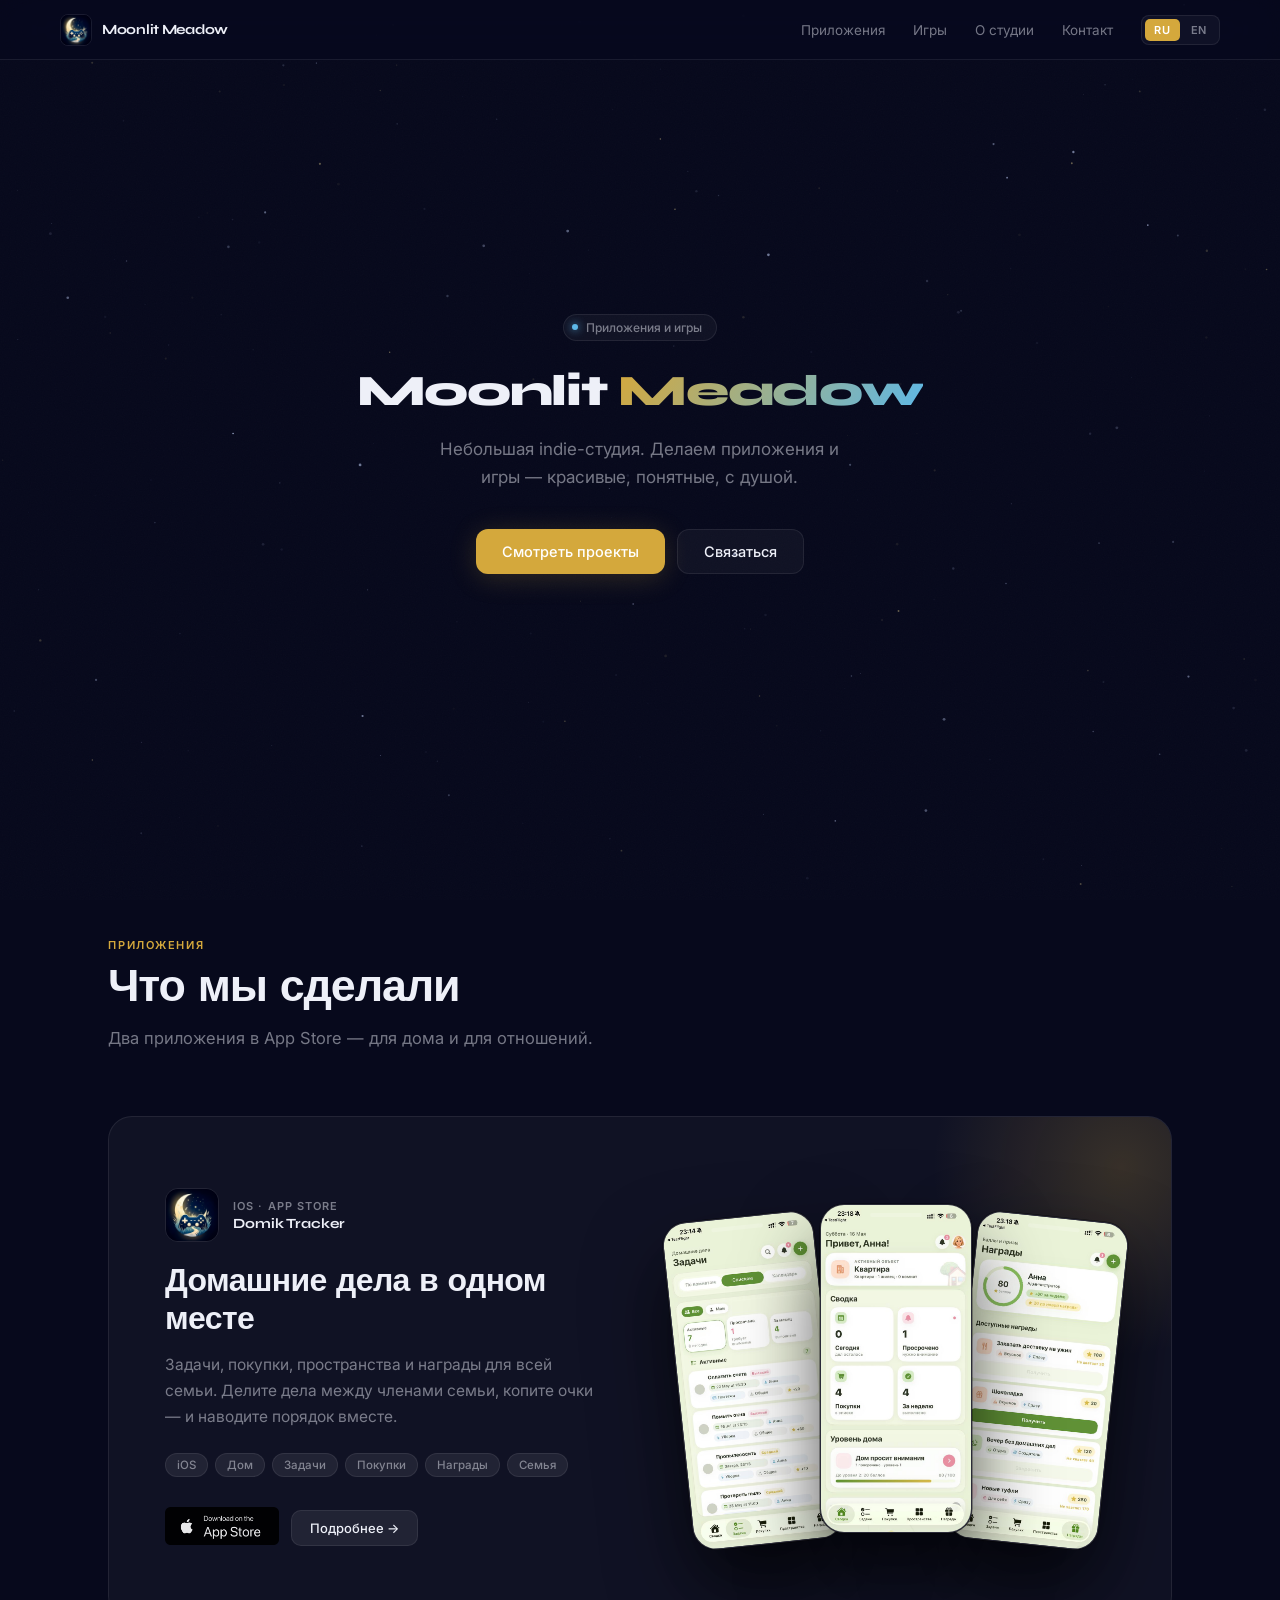
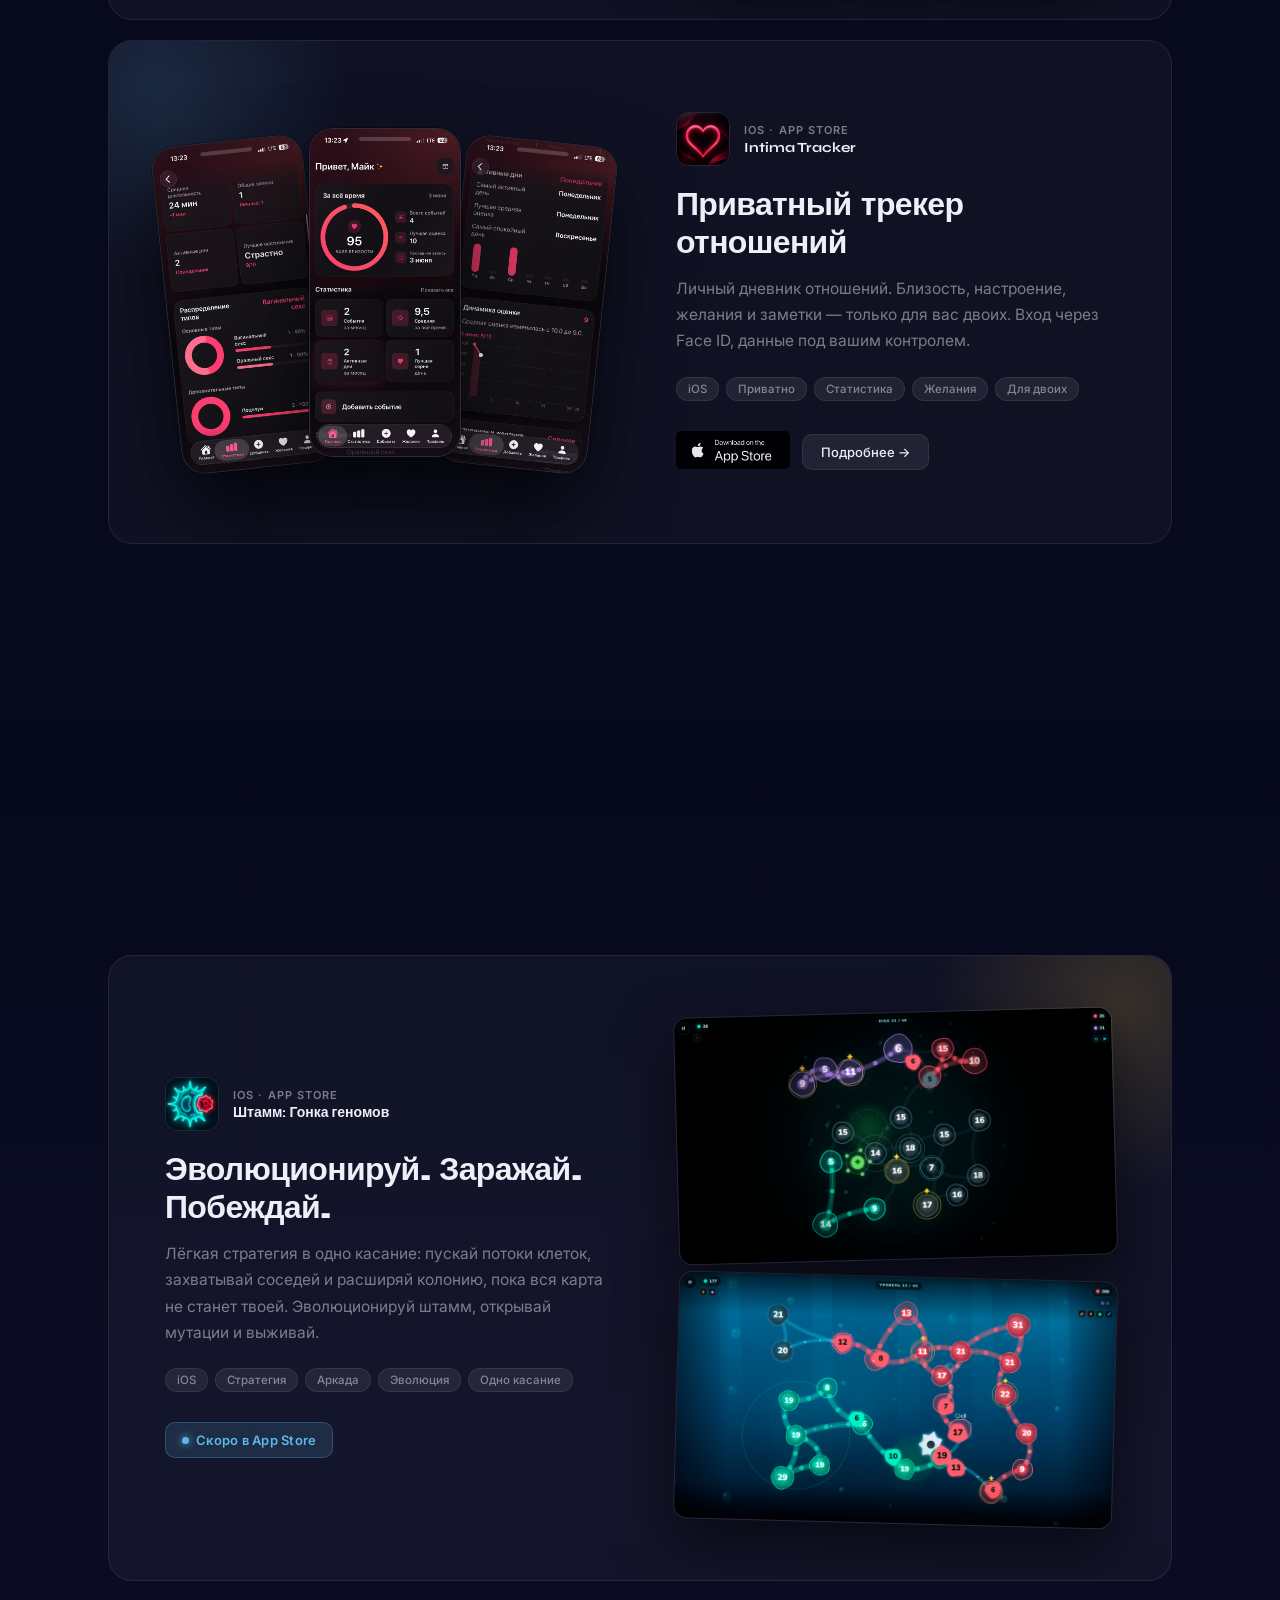
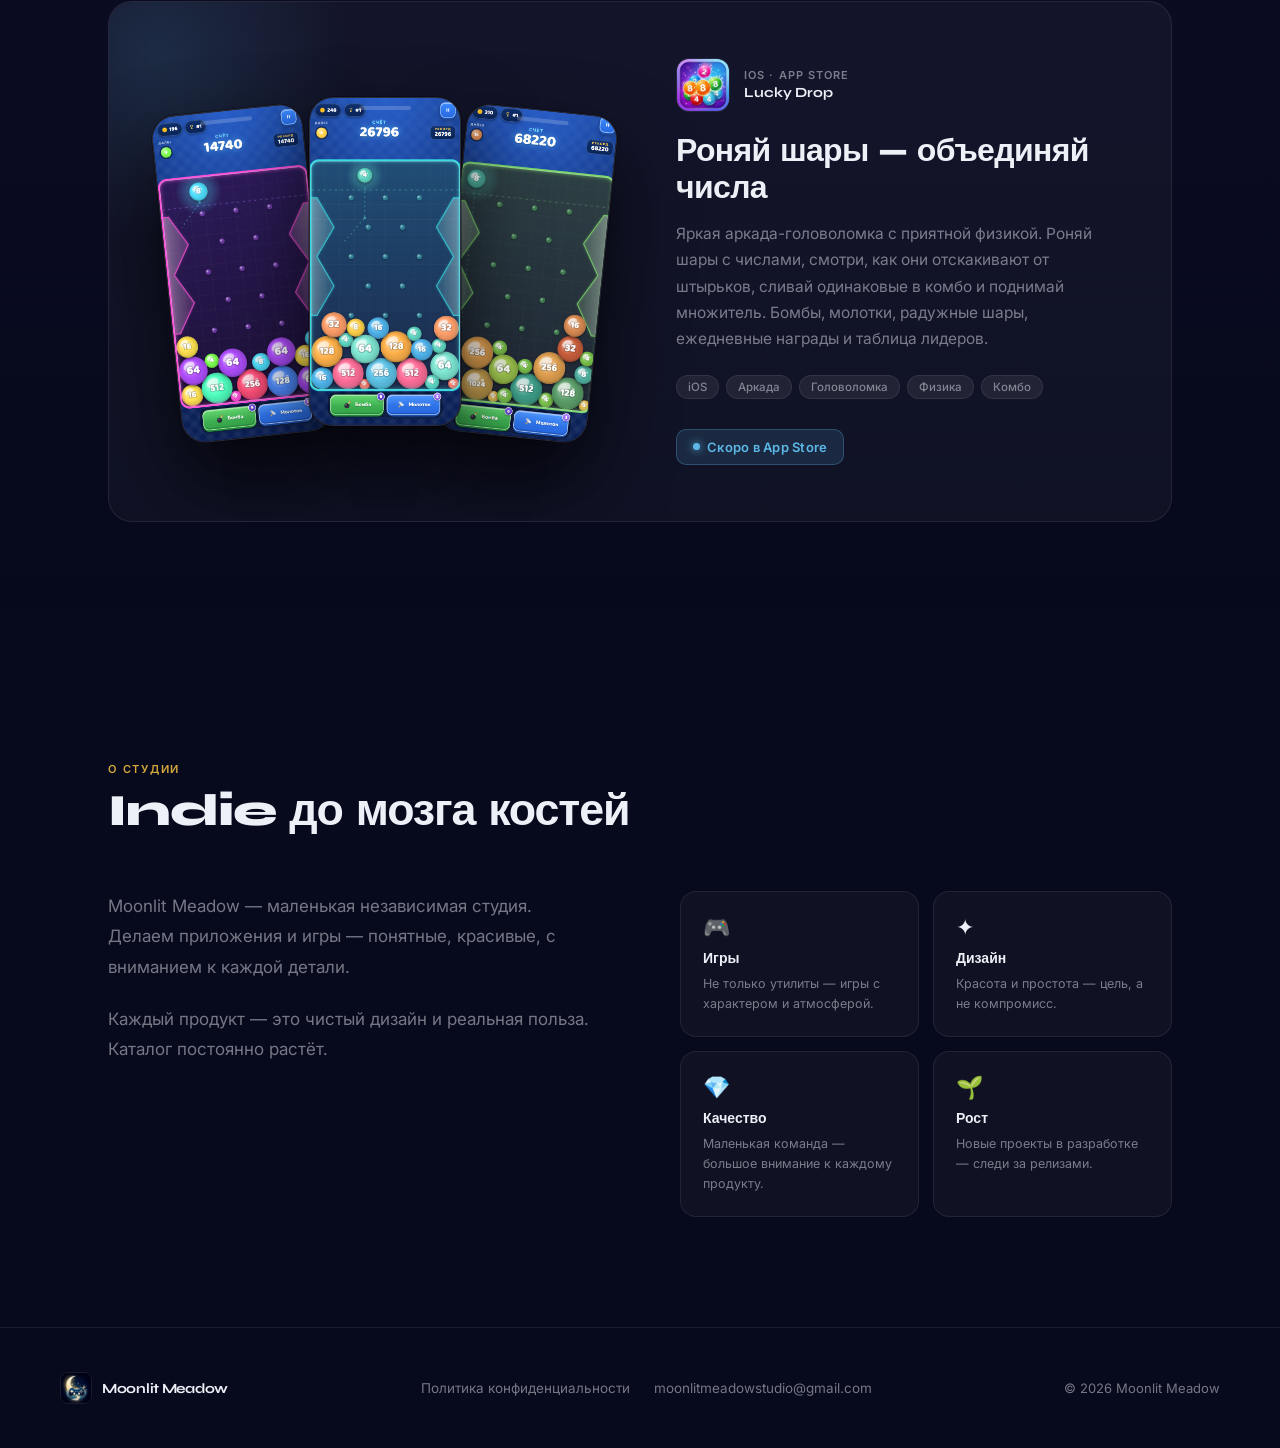
<file: index.html>
<!DOCTYPE html>
<html lang="ru">
<head>
  <meta charset="UTF-8">
  <meta name="viewport" content="width=device-width, initial-scale=1.0">
  <title>Moonlit Meadow</title>
  <link rel="preconnect" href="https://fonts.googleapis.com">
  <link rel="preconnect" href="https://fonts.gstatic.com" crossorigin>
  <link href="https://fonts.googleapis.com/css2?family=Syne:wght@400;500;600;700;800&family=Inter:ital,wght@0,300;0,400;0,500;1,300&display=swap" rel="stylesheet">
  <style>
    *, *::before, *::after { box-sizing: border-box; margin: 0; padding: 0; }

    :root {
      --bg: #07091c;
      --surf: rgba(255,255,255,0.04);
      --surf2: rgba(255,255,255,0.07);
      --border: rgba(255,255,255,0.08);
      --text: #eef0f8;
      --muted: rgba(238,240,248,0.48);
      --accent: #d4a83c;
      --accent-dim: rgba(212,168,60,0.2);
      --teal: #5db8e8;
      --teal-dim: rgba(93,184,232,0.14);
    }

    html { scroll-behavior: smooth; }

    body {
      font-family: 'Inter', sans-serif;
      background: var(--bg);
      color: var(--text);
      overflow-x: hidden;
    }

    /* ── CANVAS STARS ── */
    #stars {
      position: fixed;
      inset: 0;
      z-index: 0;
      pointer-events: none;
    }

    /* ── GRAIN OVERLAY ── */
    body::after {
      content: '';
      position: fixed;
      inset: 0;
      z-index: 1;
      pointer-events: none;
      opacity: .35;
      background-image: url("data:image/svg+xml,%3Csvg xmlns='http://www.w3.org/2000/svg' width='300' height='300'%3E%3Cfilter id='n'%3E%3CfeTurbulence type='fractalNoise' baseFrequency='.85' numOctaves='4' stitchTiles='stitch'/%3E%3C/filter%3E%3Crect width='300' height='300' filter='url(%23n)' opacity='.06'/%3E%3C/svg%3E");
      background-size: 300px 300px;
    }

    .layer { position: relative; z-index: 2; }

    /* ════════════════════════════
       NAV
    ════════════════════════════ */
    nav {
      position: fixed; top: 0; left: 0; right: 0;
      z-index: 90;
      height: 60px;
      display: flex; align-items: center;
      padding: 0 48px;
      background: rgba(7,9,28,.65);
      backdrop-filter: blur(24px) saturate(1.4);
      border-bottom: 1px solid var(--border);
      transition: background .3s;
    }
    nav.scrolled { background: rgba(7,9,28,.92); }

    .nav-inner {
      max-width: 1160px; width: 100%; margin: 0 auto;
      display: flex; align-items: center; gap: 0;
    }

    .nav-logo {
      display: flex; align-items: center; gap: 10px;
      text-decoration: none; color: var(--text);
      flex-shrink: 0;
    }
    .nav-logo img {
      width: 26px; height: 26px;
      border-radius: 7px;
      border: 1px solid var(--border);
    }
    .nav-logo-text {
      font-family: 'Syne', sans-serif;
      font-weight: 700; font-size: 14px;
      letter-spacing: -.02em;
    }

    .nav-links {
      display: flex; gap: 28px;
      margin-left: auto; margin-right: 28px;
    }
    .nav-links a {
      color: var(--muted); text-decoration: none;
      font-size: 13.5px; transition: color .2s;
    }
    .nav-links a:hover { color: var(--text); }

    .lang-pill {
      display: flex; gap: 2px;
      background: var(--surf);
      border: 1px solid var(--border);
      border-radius: 8px; padding: 3px;
    }
    .lang-btn {
      background: none; border: none; cursor: pointer;
      font-family: 'Inter', sans-serif;
      font-size: 11px; font-weight: 600;
      letter-spacing: .06em;
      padding: 4px 9px; border-radius: 5px;
      color: var(--muted); transition: all .2s;
    }
    .lang-btn.on { background: var(--accent); color: #fff; }

    /* ════════════════════════════
       HERO
    ════════════════════════════ */
    #hero {
      min-height: 92vh;
      padding: 60px 48px 0;
      display: flex;
      flex-direction: column;
      justify-content: center;
      align-items: center;
      text-align: center;
      max-width: 820px;
      margin: 0 auto;
    }

    .hero-left { padding: 60px 0; }
    .hero-sub { margin-left: auto; margin-right: auto; }
    .hero-actions { justify-content: center; }

    .hero-badge {
      display: inline-flex; align-items: center; gap: 8px;
      padding: 5px 14px 5px 8px;
      background: var(--surf);
      border: 1px solid var(--border);
      border-radius: 999px;
      font-size: 12px; font-weight: 500;
      color: var(--muted);
      margin-bottom: 28px;
    }
    .hero-badge-dot {
      width: 6px; height: 6px; border-radius: 50%;
      background: var(--teal);
      box-shadow: 0 0 8px var(--teal);
      animation: blink 2.2s ease-in-out infinite;
    }
    @keyframes blink { 0%,100%{opacity:1} 50%{opacity:.3} }

    .hero-title {
      font-family: 'Syne', sans-serif;
      font-size: clamp(32px, 3.4vw, 48px);
      font-weight: 800;
      line-height: 1.02;
      letter-spacing: -.03em;
      margin-bottom: 22px;
    }
    .grad {
      background: linear-gradient(120deg, var(--accent) 0%, var(--teal) 100%);
      -webkit-background-clip: text;
      -webkit-text-fill-color: transparent;
      background-clip: text;
    }

    .hero-sub {
      font-size: 17px; line-height: 1.65;
      color: var(--muted); max-width: 420px;
      margin-bottom: 38px;
    }

    .hero-actions { display: flex; gap: 12px; flex-wrap: wrap; }

    .btn {
      display: inline-flex; align-items: center; gap: 8px;
      padding: 13px 26px; border-radius: 12px;
      font-size: 14.5px; font-weight: 500;
      text-decoration: none; transition: all .2s;
    }
    .btn-fill {
      background: var(--accent); color: #fff;
      box-shadow: 0 4px 28px var(--accent-dim);
    }
    .btn-fill:hover {
      background: #9d92f7;
      transform: translateY(-1px);
      box-shadow: 0 8px 36px rgba(139,127,245,.38);
    }
    .btn-outline {
      background: var(--surf); color: var(--text);
      border: 1px solid var(--border);
    }
    .btn-outline:hover { background: var(--surf2); border-color: rgba(255,255,255,.16); }

    /* ── HERO PHONES ── */
    .hero-right {
      display: flex; justify-content: center; align-items: center;
      height: 580px; position: relative;
    }
    .hero-right::before {
      content: '';
      position: absolute;
      width: 360px; height: 360px; border-radius: 50%;
      background: radial-gradient(circle, var(--accent-dim) 0%, transparent 70%);
      pointer-events: none;
    }
    .phone-duo {
      position: relative; width: 300px; height: 500px;
    }
    .ph {
      position: absolute;
      width: 186px; height: 402px;
      border-radius: 30px;
      border: 1.5px solid rgba(255,255,255,.13);
      overflow: hidden;
      background: #0b0b1c;
      box-shadow:
        0 2px 0 rgba(255,255,255,.06) inset,
        0 40px 80px rgba(0,0,0,.7),
        0 0 0 .5px rgba(0,0,0,.6);
    }
    .ph img { width: 100%; height: 100%; object-fit: cover; }
    .ph-notch {
      position: absolute; top: 8px; left: 50%;
      transform: translateX(-50%);
      width: 52px; height: 4px;
      background: rgba(255,255,255,.18); border-radius: 2px;
      z-index: 5;
    }
    .ph-a {
      left: 0; top: 50px;
      transform: rotate(-7deg);
      z-index: 1;
    }
    .ph-b {
      right: 0; top: 0;
      transform: rotate(5deg);
      z-index: 2;
    }
    .ph-game {
      position: absolute;
      width: 344px; height: 194px;
      left: 50%; bottom: -8px;
      transform: translateX(-50%) rotate(-3deg);
      border-radius: 18px;
      border: 1.5px solid rgba(255,255,255,.16);
      overflow: hidden;
      background: #0b0b1c;
      box-shadow:
        0 2px 0 rgba(255,255,255,.06) inset,
        0 34px 70px rgba(0,0,0,.8),
        0 0 46px rgba(93,184,232,.28),
        0 0 0 .5px rgba(0,0,0,.6);
      z-index: 4;
    }
    .ph-game img { width: 100%; height: 100%; object-fit: cover; display: block; }

    /* ════════════════════════════
       SHARED SECTION
    ════════════════════════════ */
    .sec { position: relative; z-index: 2; }
    .sec-inner {
      max-width: 1160px; margin: 0 auto;
      padding: 110px 48px;
    }
    .sec-label {
      font-size: 11px; font-weight: 600;
      letter-spacing: .16em; text-transform: uppercase;
      color: var(--accent); margin-bottom: 10px;
    }
    .sec-title {
      font-family: 'Syne', sans-serif;
      font-size: clamp(30px, 3.5vw, 50px);
      font-weight: 800; letter-spacing: -.025em;
      line-height: 1.1; margin-bottom: 14px;
    }
    .sec-sub {
      font-size: 16.5px; line-height: 1.65;
      color: var(--muted); max-width: 520px;
    }

    /* ════════════════════════════
       APPS
    ════════════════════════════ */
    .apps-head { margin-bottom: 64px; }

    .app-card {
      display: grid;
      grid-template-columns: 1fr 1fr;
      gap: 72px; align-items: center;
      padding: 56px;
      background: var(--surf);
      border: 1px solid var(--border);
      border-radius: 24px;
      margin-bottom: 20px;
      position: relative; overflow: hidden;
    }
    .app-card::before {
      content: '';
      position: absolute;
      width: 380px; height: 380px; border-radius: 50%;
      background: radial-gradient(circle, var(--accent-dim), transparent 70%);
      top: -140px; right: -140px;
      pointer-events: none;
    }
    .app-card.flip::before {
      background: radial-gradient(circle, var(--teal-dim), transparent 70%);
      top: -140px; left: -140px; right: auto;
    }
    .app-card.flip .app-text { order: 2; }
    .app-card.flip .app-phones { order: 1; }

    .app-icon-row {
      display: flex; align-items: center; gap: 14px;
      margin-bottom: 20px;
    }
    .app-icon {
      width: 54px; height: 54px; border-radius: 13px;
      overflow: hidden; border: 1px solid var(--border);
      flex-shrink: 0;
    }
    .app-icon img { width: 100%; height: 100%; object-fit: cover; }
    .app-platform { font-size: 11px; font-weight: 600; letter-spacing: .1em; text-transform: uppercase; color: var(--muted); }
    .app-name-label { font-family: 'Syne', sans-serif; font-size: 14px; font-weight: 700; margin-top: 2px; }

    .app-title {
      font-family: 'Syne', sans-serif;
      font-size: clamp(22px, 2.5vw, 32px);
      font-weight: 800; letter-spacing: -.02em;
      line-height: 1.18; margin-bottom: 14px;
    }
    .app-desc {
      font-size: 15.5px; line-height: 1.7;
      color: var(--muted); margin-bottom: 22px;
    }
    .tags { display: flex; flex-wrap: wrap; gap: 7px; margin-bottom: 30px; }
    .tag {
      padding: 4px 11px;
      background: var(--surf2);
      border: 1px solid var(--border);
      border-radius: 999px;
      font-size: 11.5px; font-weight: 500;
      color: var(--muted);
    }
    .app-actions { display: flex; gap: 12px; align-items: center; flex-wrap: wrap; }
    .badge-img { height: 38px; opacity: .9; transition: opacity .2s; }
    .badge-img:hover { opacity: 1; }
    .btn-sm {
      display: inline-flex; align-items: center; gap: 6px;
      padding: 9px 18px; border-radius: 10px;
      font-size: 13px; font-weight: 500;
      text-decoration: none;
      background: var(--surf2); color: var(--text);
      border: 1px solid var(--border); transition: all .2s;
    }
    .btn-sm:hover { border-color: rgba(255,255,255,.18); }

    /* ── PHONE TRIO ── */
    .app-phones {
      position: relative; height: 390px;
      display: flex; justify-content: center; align-items: center;
    }
    .app-phones .ph {
      position: absolute;
      width: 152px; height: 329px;
      border-radius: 24px;
    }
    .app-phones .ph:nth-child(1) { left: 0; transform: rotate(-6deg) translateY(12px); z-index: 1; }
    .app-phones .ph:nth-child(2) { left: 50%; transform: translateX(-50%); z-index: 3; }
    .app-phones .ph:nth-child(3) { right: 0; transform: rotate(6deg) translateY(12px); z-index: 1; }

    /* ── LANDSCAPE SHOTS (games) ── */
    .app-shots { display: flex; flex-direction: column; gap: 16px; width: 100%; }
    .shot {
      border-radius: 14px; overflow: hidden;
      border: 1px solid var(--border);
      box-shadow: 0 24px 60px rgba(0,0,0,.55);
    }
    .shot img { width: 100%; display: block; aspect-ratio: 16/9; object-fit: cover; }
    .shot:nth-child(1) { transform: rotate(-1.5deg); }
    .shot:nth-child(2) { transform: rotate(1.5deg); }

    /* ── COMING SOON TAG (inline, non-link) ── */
    .soon-tag {
      display: inline-flex; align-items: center; gap: 7px;
      padding: 9px 16px; border-radius: 10px;
      font-size: 13px; font-weight: 600;
      letter-spacing: .02em;
      background: var(--teal-dim);
      border: 1px solid rgba(93,184,232,.28);
      color: var(--teal);
    }
    .soon-tag::before {
      content: ''; width: 7px; height: 7px; border-radius: 50%;
      background: var(--teal); box-shadow: 0 0 8px var(--teal);
    }

    /* ════════════════════════════
       GAMES
    ════════════════════════════ */
    #games {
      background: linear-gradient(180deg, transparent 0%, rgba(139,127,245,.035) 50%, transparent 100%);
    }
    .games-head { margin-bottom: 56px; }
    .games-grid {
      display: grid;
      grid-template-columns: repeat(3, 1fr);
      gap: 18px;
    }
    .game-card {
      border-radius: 20px; overflow: hidden;
      border: 1px solid var(--border);
      aspect-ratio: 3/4;
      position: relative;
      display: flex; flex-direction: column; justify-content: flex-end;
      transition: transform .3s, border-color .3s;
    }
    .game-card:hover { transform: translateY(-4px); border-color: rgba(255,255,255,.14); }

    .gc-bg {
      position: absolute; inset: 0;
    }
    .gc-grid {
      position: absolute; inset: 0; opacity: .07;
      background-image:
        repeating-linear-gradient(0deg, rgba(255,255,255,.15) 0, rgba(255,255,255,.15) 1px, transparent 0, transparent 40px),
        repeating-linear-gradient(90deg, rgba(255,255,255,.15) 0, rgba(255,255,255,.15) 1px, transparent 0, transparent 40px);
    }
    .gc-glow {
      position: absolute; inset: 0;
      background: radial-gradient(circle at 50% 30%, rgba(255,255,255,.06), transparent 60%);
    }
    .soon-badge {
      position: absolute; top: 20px; right: 20px;
      padding: 4px 11px;
      background: rgba(139,127,245,.18);
      border: 1px solid rgba(139,127,245,.28);
      border-radius: 999px;
      font-size: 10.5px; font-weight: 600;
      letter-spacing: .09em; text-transform: uppercase;
      color: var(--accent);
    }
    .gc-body {
      position: relative; z-index: 2;
      padding: 22px;
      background: linear-gradient(transparent, rgba(5,5,15,.92));
    }
    .gc-title {
      font-family: 'Syne', sans-serif;
      font-size: 17px; font-weight: 700; margin-bottom: 5px;
    }
    .gc-sub { font-size: 12.5px; color: var(--muted); }

    /* ════════════════════════════
       ABOUT
    ════════════════════════════ */
    .about-grid {
      display: grid; grid-template-columns: 1fr 1fr;
      gap: 80px; align-items: start;
      margin-top: 56px;
    }
    .about-p {
      font-size: 17px; line-height: 1.78;
      color: var(--muted); margin-bottom: 22px;
    }
    .values {
      display: grid; grid-template-columns: 1fr 1fr; gap: 14px;
    }
    .val {
      padding: 22px;
      background: var(--surf);
      border: 1px solid var(--border);
      border-radius: 16px;
      transition: border-color .2s, background .2s;
    }
    .val:hover { background: var(--surf2); border-color: rgba(255,255,255,.13); }
    .val-icon { font-size: 22px; margin-bottom: 10px; }
    .val-title { font-family: 'Syne', sans-serif; font-size: 14px; font-weight: 700; margin-bottom: 7px; }
    .val-desc { font-size: 12.5px; line-height: 1.6; color: var(--muted); }

    /* ════════════════════════════
       FOOTER
    ════════════════════════════ */
    footer {
      position: relative; z-index: 2;
      border-top: 1px solid var(--border);
      padding: 44px 48px;
    }
    .foot-inner {
      max-width: 1160px; margin: 0 auto;
      display: flex; align-items: center; justify-content: space-between;
      flex-wrap: wrap; gap: 24px;
    }
    .foot-logo {
      display: flex; align-items: center; gap: 10px;
      text-decoration: none; color: var(--text);
    }
    .foot-logo img { width: 26px; height: 26px; border-radius: 7px; border: 1px solid var(--border); }
    .foot-logo-text { font-family: 'Syne', sans-serif; font-weight: 700; font-size: 14px; letter-spacing: -.02em; }
    .foot-links { display: flex; gap: 24px; }
    .foot-links a { color: var(--muted); text-decoration: none; font-size: 13.5px; transition: color .2s; }
    .foot-links a:hover { color: var(--text); }
    .foot-copy { font-size: 13px; color: var(--muted); }

    /* ════════════════════════════
       SCROLL REVEAL
    ════════════════════════════ */
    .rv {
      opacity: 0; transform: translateY(28px);
      transition: opacity .75s ease, transform .75s ease;
    }
    .rv.d1 { transition-delay: .1s; }
    .rv.d2 { transition-delay: .2s; }
    .rv.d3 { transition-delay: .3s; }
    .rv.show { opacity: 1; transform: none; }

    /* ════════════════════════════
       RESPONSIVE
    ════════════════════════════ */
    @media (max-width: 900px) {
      nav { padding: 0 20px; }
      .nav-links { display: none; }
      #hero { grid-template-columns: 1fr; padding: 80px 24px 0; gap: 40px; min-height: auto; }
      .hero-right { height: 320px; }
      .ph { width: 140px; height: 303px; }
      .phone-duo { width: 220px; height: 370px; }
      .ph-a { top: 40px; }
      .ph-game { width: 248px; height: 140px; bottom: -6px; }
      .sec-inner { padding: 80px 24px; }
      .app-card { grid-template-columns: 1fr; padding: 36px 28px; gap: 40px; }
      .app-card.flip .app-text { order: 1; }
      .app-card.flip .app-phones { order: 2; }
      .app-phones .ph { width: 120px; height: 260px; }
      .app-phones { height: 310px; }
      .games-grid { grid-template-columns: 1fr; }
      .about-grid { grid-template-columns: 1fr; gap: 40px; }
      footer { padding: 36px 24px; }
      .foot-inner { flex-direction: column; text-align: center; }
    }
  </style>
</head>
<body>

<canvas id="stars"></canvas>

<div class="layer">

  <!-- ══ NAV ══ -->
  <nav id="nav">
    <div class="nav-inner">
      <a href="#" class="nav-logo">
        <img src="assets/logo.png" alt="MMS" style="width:32px;height:32px;border-radius:8px;object-fit:cover;">
        <span class="nav-logo-text">Moonlit Meadow</span>
      </a>
      <div class="nav-links">
        <a href="#apps"   data-ru="Приложения" data-en="Apps">Приложения</a>
        <a href="#games"  data-ru="Игры"        data-en="Games">Игры</a>
        <a href="#about"  data-ru="О студии"    data-en="About">О студии</a>
        <a href="#footer" data-ru="Контакт"     data-en="Contact">Контакт</a>
      </div>
      <div class="lang-pill">
        <button class="lang-btn on" data-lang="ru">RU</button>
        <button class="lang-btn"    data-lang="en">EN</button>
      </div>
    </div>
  </nav>

  <!-- ══ HERO ══ -->
  <section>
    <div id="hero">
      <div class="hero-left">
        <div class="hero-badge">
          <span class="hero-badge-dot"></span>
          <span data-ru="Приложения и игры" data-en="Apps &amp; Games">Приложения и игры</span>
        </div>

        <h1 class="hero-title">
          <span style="white-space:nowrap">Moonlit <span class="grad">Meadow</span></span>
        </h1>

        <p class="hero-sub" data-ru="Небольшая indie-студия. Делаем приложения и игры — красивые, понятные, с душой." data-en="A small indie studio crafting apps and games — beautiful, intuitive, and made with care.">
          Небольшая indie-студия. Делаем приложения и игры — красивые, понятные, с душой.
        </p>

        <div class="hero-actions">
          <a href="#apps" class="btn btn-fill" data-ru="Смотреть проекты" data-en="View projects">Смотреть проекты</a>
          <a href="#footer" class="btn btn-outline" data-ru="Связаться" data-en="Contact us">Связаться</a>
        </div>
      </div>
    </div>
  </section>

  <!-- ══ APPS ══ -->
  <section id="apps" class="sec">
    <div class="sec-inner">
      <div class="apps-head rv">
        <div class="sec-label" data-ru="ПРИЛОЖЕНИЯ" data-en="APPS">ПРИЛОЖЕНИЯ</div>
        <h2 class="sec-title" data-ru="Что мы сделали" data-en="What We've Built">Что мы сделали</h2>
        <p class="sec-sub" data-ru="Два приложения в App Store — для дома и для отношений." data-en="Two apps on the App Store — for home life and relationships.">
          Два приложения в App Store — для дома и для отношений.
        </p>
      </div>

      <!-- Domik Tracker -->
      <div class="app-card rv">
        <div class="app-text">
          <div class="app-icon-row">
            <div class="app-icon">
              <img src="assets/logo.png" alt="Domik icon">
            </div>
            <div>
              <div class="app-platform">iOS · App Store</div>
              <div class="app-name-label">Domik Tracker</div>
            </div>
          </div>
          <h3 class="app-title" data-ru="Домашние дела в одном месте" data-en="Home chores, all in one place">Домашние дела в одном месте</h3>
          <p class="app-desc" data-ru="Задачи, покупки, пространства и награды для всей семьи. Делите дела между членами семьи, копите очки — и наводите порядок вместе." data-en="Tasks, shopping, spaces and rewards for the whole family. Share chores, earn points, and get things done together.">
            Задачи, покупки, пространства и награды для всей семьи. Делите дела между членами семьи, копите очки — и наводите порядок вместе.
          </p>
          <div class="tags">
            <span class="tag">iOS</span>
            <span class="tag" data-ru="Дом"     data-en="Home">Дом</span>
            <span class="tag" data-ru="Задачи"  data-en="Tasks">Задачи</span>
            <span class="tag" data-ru="Покупки" data-en="Shopping">Покупки</span>
            <span class="tag" data-ru="Награды" data-en="Rewards">Награды</span>
            <span class="tag" data-ru="Семья"   data-en="Family">Семья</span>
          </div>
          <div class="app-actions">
            <a href="https://apps.apple.com/us/app/domik-tracker-home-chores/id6769375316" target="_blank">
              <img class="badge-img" src="assets/app-store-badge.png" alt="Download on App Store">
            </a>
            <a href="app.html" class="btn-sm" data-ru="Подробнее →" data-en="Learn more →">Подробнее →</a>
          </div>
        </div>

        <div class="app-phones">
          <div class="ph">
            <div class="ph-notch"></div>
            <img src="assets/screenshots/photo_3_2026-05-17_14-21-50.jpg" data-ru-src="assets/screenshots/photo_3_2026-05-17_14-21-50.jpg" data-en-src="assets/screenshots/photo_9_2026-05-17_14-21-50.jpg" alt="">
          </div>
          <div class="ph">
            <div class="ph-notch"></div>
            <img src="assets/screenshots/photo_7_2026-05-17_14-21-50.jpg" data-ru-src="assets/screenshots/photo_7_2026-05-17_14-21-50.jpg" data-en-src="assets/screenshots/photo_13_2026-05-17_14-21-50.jpg" alt="">
          </div>
          <div class="ph">
            <div class="ph-notch"></div>
            <img src="assets/screenshots/photo_5_2026-05-17_14-21-50.jpg" data-ru-src="assets/screenshots/photo_5_2026-05-17_14-21-50.jpg" data-en-src="assets/screenshots/photo_12_2026-05-17_14-21-50.jpg" alt="">
          </div>
        </div>
      </div>

      <!-- Intima Tracker -->
      <div class="app-card flip rv d1">
        <div class="app-text">
          <div class="app-icon-row">
            <div class="app-icon">
              <img src="assets/intima/logo.png" alt="Intima icon">
            </div>
            <div>
              <div class="app-platform">iOS · App Store</div>
              <div class="app-name-label">Intima Tracker</div>
            </div>
          </div>
          <h3 class="app-title" data-ru="Приватный трекер отношений" data-en="Private relationship tracker">Приватный трекер отношений</h3>
          <p class="app-desc" data-ru="Личный дневник отношений. Близость, настроение, желания и заметки — только для вас двоих. Вход через Face ID, данные под вашим контролем." data-en="A private relationship journal. Intimacy, mood, desires and notes — just for the two of you. Face ID lock, your data stays under your control.">
            Личный дневник отношений. Близость, настроение, желания и заметки — только для вас двоих. Вход через Face ID, данные под вашим контролем.
          </p>
          <div class="tags">
            <span class="tag">iOS</span>
            <span class="tag" data-ru="Приватно"  data-en="Private">Приватно</span>
            <span class="tag" data-ru="Статистика" data-en="Stats">Статистика</span>
            <span class="tag" data-ru="Желания"   data-en="Desires">Желания</span>
            <span class="tag" data-ru="Для двоих" data-en="Couples">Для двоих</span>
          </div>
          <div class="app-actions">
            <a href="https://apps.apple.com/us/app/intima-tracker/id6772468019" target="_blank">
              <img class="badge-img" src="assets/app-store-badge.png" alt="Download on App Store">
            </a>
            <a href="intima-tracker.html" class="btn-sm" data-ru="Подробнее →" data-en="Learn more →">Подробнее →</a>
          </div>
        </div>

        <div class="app-phones">
          <div class="ph">
            <div class="ph-notch"></div>
            <img src="assets/intima/promo-screens/ru/photo_6_2026-06-03_13-27-04.jpg" data-ru-src="assets/intima/promo-screens/ru/photo_6_2026-06-03_13-27-04.jpg" data-en-src="assets/intima/promo-screens/en/photo_6_2026-06-03_10-25-38.jpg" alt="">
          </div>
          <div class="ph">
            <div class="ph-notch"></div>
            <img src="assets/intima/promo-screens/ru/photo_1_2026-06-03_13-27-04.jpg" data-ru-src="assets/intima/promo-screens/ru/photo_1_2026-06-03_13-27-04.jpg" data-en-src="assets/intima/promo-screens/en/photo_1_2026-06-03_10-25-38.jpg" alt="">
          </div>
          <div class="ph">
            <div class="ph-notch"></div>
            <img src="assets/intima/promo-screens/ru/photo_5_2026-06-03_13-27-04.jpg" data-ru-src="assets/intima/promo-screens/ru/photo_5_2026-06-03_13-27-04.jpg" data-en-src="assets/intima/promo-screens/en/photo_5_2026-06-03_10-25-38.jpg" alt="">
          </div>
        </div>
      </div>
    </div>
  </section>

  <!-- ══ GAMES ══ -->
  <section id="games" class="sec">
    <div class="sec-inner">
      <div class="games-head rv">
        <div class="sec-label" data-ru="ИГРЫ" data-en="GAMES">ИГРЫ</div>
        <h2 class="sec-title" data-ru="Наши игры" data-en="Our Games">Наши игры</h2>
        <p class="sec-sub" data-ru="Игры студии уже на подходе — скоро в App Store." data-en="Our games are on the way — coming soon to the App Store.">
          Игры студии уже на подходе — скоро в App Store.
        </p>
      </div>

      <!-- Štamm: Genome Race -->
      <div class="app-card rv">
        <div class="app-text">
          <div class="app-icon-row">
            <div class="app-icon">
              <img src="assets/shtamm/icon.png" alt="Štamm icon">
            </div>
            <div>
              <div class="app-platform">iOS · App Store</div>
              <div class="app-name-label" data-ru="Штамм: Гонка геномов" data-en="Strain: Genome Race">Штамм: Гонка геномов</div>
            </div>
          </div>
          <h3 class="app-title" data-ru="Эволюционируй. Заражай. Побеждай." data-en="Evolve. Infect. Conquer.">Эволюционируй. Заражай. Побеждай.</h3>
          <p class="app-desc" data-ru="Лёгкая стратегия в одно касание: пускай потоки клеток, захватывай соседей и расширяй колонию, пока вся карта не станет твоей. Эволюционируй штамм, открывай мутации и выживай." data-en="A one-tap strategy: send streams of cells, seize your neighbors and grow your colony until the whole map is yours. Evolve your strain, unlock mutations and survive.">
            Лёгкая стратегия в одно касание: пускай потоки клеток, захватывай соседей и расширяй колонию, пока вся карта не станет твоей. Эволюционируй штамм, открывай мутации и выживай.
          </p>
          <div class="tags">
            <span class="tag">iOS</span>
            <span class="tag" data-ru="Стратегия"   data-en="Strategy">Стратегия</span>
            <span class="tag" data-ru="Аркада"      data-en="Arcade">Аркада</span>
            <span class="tag" data-ru="Эволюция"    data-en="Evolution">Эволюция</span>
            <span class="tag" data-ru="Одно касание" data-en="One-tap">Одно касание</span>
          </div>
          <div class="app-actions">
            <span class="soon-tag" data-ru="Скоро в App Store" data-en="Coming soon to App Store">Скоро в App Store</span>
          </div>
        </div>

        <div class="app-shots">
          <div class="shot">
            <img src="assets/shtamm/ru/1.png" data-ru-src="assets/shtamm/ru/1.png" data-en-src="assets/shtamm/en/1.png" alt="Štamm gameplay">
          </div>
          <div class="shot">
            <img src="assets/shtamm/ru/2.png" data-ru-src="assets/shtamm/ru/2.png" data-en-src="assets/shtamm/en/2.png" alt="Štamm gameplay">
          </div>
        </div>
      </div>

      <!-- Lucky Drop -->
      <div class="app-card flip rv d1">
        <div class="app-text">
          <div class="app-icon-row">
            <div class="app-icon">
              <img src="assets/lucky-drop/icon.png" alt="Lucky Drop icon">
            </div>
            <div>
              <div class="app-platform">iOS · App Store</div>
              <div class="app-name-label">Lucky Drop</div>
            </div>
          </div>
          <h3 class="app-title" data-ru="Роняй шары — объединяй числа" data-en="Drop balls, merge numbers">Роняй шары — объединяй числа</h3>
          <p class="app-desc" data-ru="Яркая аркада-головоломка с приятной физикой. Роняй шары с числами, смотри, как они отскакивают от штырьков, сливай одинаковые в комбо и поднимай множитель. Бомбы, молотки, радужные шары, ежедневные награды и таблица лидеров." data-en="A bright arcade puzzler with satisfying physics. Drop numbered balls, watch them bounce off the pegs, merge matching ones into combos and crank up the multiplier. Bombs, hammers, rainbow balls, daily rewards and leaderboards.">
            Яркая аркада-головоломка с приятной физикой. Роняй шары с числами, смотри, как они отскакивают от штырьков, сливай одинаковые в комбо и поднимай множитель. Бомбы, молотки, радужные шары, ежедневные награды и таблица лидеров.
          </p>
          <div class="tags">
            <span class="tag">iOS</span>
            <span class="tag" data-ru="Аркада"      data-en="Arcade">Аркада</span>
            <span class="tag" data-ru="Головоломка" data-en="Puzzle">Головоломка</span>
            <span class="tag" data-ru="Физика"      data-en="Physics">Физика</span>
            <span class="tag" data-ru="Комбо"       data-en="Combos">Комбо</span>
          </div>
          <div class="app-actions">
            <span class="soon-tag" data-ru="Скоро в App Store" data-en="Coming soon to App Store">Скоро в App Store</span>
          </div>
        </div>

        <div class="app-phones">
          <div class="ph">
            <div class="ph-notch"></div>
            <img src="assets/lucky-drop/ru/1.png" data-ru-src="assets/lucky-drop/ru/1.png" data-en-src="assets/lucky-drop/en/1.png" alt="Lucky Drop gameplay">
          </div>
          <div class="ph">
            <div class="ph-notch"></div>
            <img src="assets/lucky-drop/ru/2.png" data-ru-src="assets/lucky-drop/ru/2.png" data-en-src="assets/lucky-drop/en/2.png" alt="Lucky Drop gameplay">
          </div>
          <div class="ph">
            <div class="ph-notch"></div>
            <img src="assets/lucky-drop/ru/3.png" data-ru-src="assets/lucky-drop/ru/3.png" data-en-src="assets/lucky-drop/en/3.png" alt="Lucky Drop gameplay">
          </div>
        </div>
      </div>
    </div>
  </section>

  <!-- ══ ABOUT ══ -->
  <section id="about" class="sec">
    <div class="sec-inner">
      <div class="rv">
        <div class="sec-label" data-ru="О СТУДИИ" data-en="ABOUT">О СТУДИИ</div>
        <h2 class="sec-title" data-ru="Indie до мозга костей" data-en="Indie to the Core">Indie до мозга костей</h2>
      </div>
      <div class="about-grid">
        <div class="rv d1">
          <p class="about-p" data-ru="Moonlit Meadow — маленькая независимая студия. Делаем приложения и игры — понятные, красивые, с вниманием к каждой детали." data-en="Moonlit Meadow is a small independent studio. We make apps and games — intuitive, beautiful, and crafted with care.">
            Moonlit Meadow — маленькая независимая студия. Делаем приложения и игры — понятные, красивые, с вниманием к каждой детали.
          </p>
          <p class="about-p" data-ru="Каждый продукт — это чистый дизайн и реальная польза. Каталог постоянно растёт." data-en="Every product is clean design meeting real utility. Our catalog keeps growing.">
            Каждый продукт — это чистый дизайн и реальная польза. Каталог постоянно растёт.
          </p>
        </div>
        <div class="values rv d2">
          <div class="val">
            <div class="val-icon">🎮</div>
            <div class="val-title" data-ru="Игры" data-en="Games">Игры</div>
            <div class="val-desc"  data-ru="Не только утилиты — игры с характером и атмосферой." data-en="Not just utilities — games with character and atmosphere.">Не только утилиты — игры с характером и атмосферой.</div>
          </div>
          <div class="val">
            <div class="val-icon">✦</div>
            <div class="val-title" data-ru="Дизайн" data-en="Design">Дизайн</div>
            <div class="val-desc"  data-ru="Красота и простота — цель, а не компромисс." data-en="Beauty and simplicity are the goal, not a trade-off.">Красота и простота — цель, а не компромисс.</div>
          </div>
          <div class="val">
            <div class="val-icon">💎</div>
            <div class="val-title" data-ru="Качество" data-en="Quality">Качество</div>
            <div class="val-desc"  data-ru="Маленькая команда — большое внимание к каждому продукту." data-en="Small team, big focus on every product.">Маленькая команда — большое внимание к каждому продукту.</div>
          </div>
          <div class="val">
            <div class="val-icon">🌱</div>
            <div class="val-title" data-ru="Рост" data-en="Growth">Рост</div>
            <div class="val-desc"  data-ru="Новые проекты в разработке — следи за релизами." data-en="New projects in the pipeline — stay tuned.">Новые проекты в разработке — следи за релизами.</div>
          </div>
        </div>
      </div>
    </div>
  </section>

  <!-- ══ FOOTER ══ -->
  <footer id="footer">
    <div class="foot-inner">
      <a href="#" class="foot-logo">
        <img src="assets/logo.png" alt="MMS" style="width:32px;height:32px;border-radius:8px;object-fit:cover;">
        <span class="foot-logo-text">Moonlit Meadow</span>
      </a>
      <div class="foot-links">
        <a href="privacy.html" target="_blank" data-ru="Политика конфиденциальности" data-en="Privacy Policy">Политика конфиденциальности</a>
        <a href="mailto:moonlitmeadowstudio@gmail.com">moonlitmeadowstudio@gmail.com</a>
      </div>
      <div class="foot-copy">© 2026 Moonlit Meadow</div>
    </div>
  </footer>

</div><!-- /.layer -->

<script>
/* ══ STARS ══ */
(function(){
  const c = document.getElementById('stars');
  const ctx = c.getContext('2d');
  let W, H, stars;

  function resize(){
    W = c.width = window.innerWidth;
    H = c.height = window.innerHeight;
  }

  function init(n){
    stars = Array.from({length: n||220}, () => ({
      x: Math.random()*W,
      y: Math.random()*H,
      r: Math.random()*1.3+.15,
      a: Math.random()*.7+.1,
      ph: Math.random()*Math.PI*2,
      sp: Math.random()*.8+.2,
      warm: Math.random() > 0.75
    }));
  }

  let t0;
  function frame(t){
    if(!t0) t0=t;
    const s = (t-t0)/1000;
    ctx.clearRect(0,0,W,H);
    for(const st of stars){
      const a = st.a*(0.55+0.45*Math.sin(s*st.sp+st.ph));
      ctx.beginPath();
      ctx.arc(st.x, st.y, st.r, 0, Math.PI*2);
      ctx.fillStyle = st.warm ? `rgba(240,220,150,${a*0.65})` : `rgba(200,215,255,${a})`;
      ctx.fill();
    }
    requestAnimationFrame(frame);
  }

  resize(); init();
  requestAnimationFrame(frame);
  window.addEventListener('resize', ()=>{ resize(); init(); });
})();

/* ══ SCROLL REVEAL ══ */
(function(){
  const els = document.querySelectorAll('.rv');
  const io = new IntersectionObserver(entries=>{
    entries.forEach(e=>{
      if(e.isIntersecting){ e.target.classList.add('show'); io.unobserve(e.target); }
    });
  }, { threshold:.1, rootMargin:'0px 0px -48px 0px' });
  els.forEach(el=>io.observe(el));
})();

/* ══ NAV SCROLL ══ */
(function(){
  const nav = document.getElementById('nav');
  window.addEventListener('scroll',()=>{
    nav.classList.toggle('scrolled', window.scrollY > 50);
  },{passive:true});
})();

/* ══ LANGUAGE TOGGLE ══ */
(function(){
  let lang = 'ru';
  const btns = document.querySelectorAll('.lang-btn');

  function apply(l){
    lang = l;
    btns.forEach(b => b.classList.toggle('on', b.dataset.lang===l));
    document.querySelectorAll('[data-ru]').forEach(el=>{
      const val = el.dataset[l];
      if(val !== undefined) el.textContent = val;
    });
    document.querySelectorAll('img[data-ru-src][data-en-src]').forEach(img=>{
      const src = img.dataset[`${l}Src`];
      if(src) img.src = src;
    });
  }

  btns.forEach(b => b.addEventListener('click', ()=> apply(b.dataset.lang)));
})();
</script>
</body>
</html>
</file>
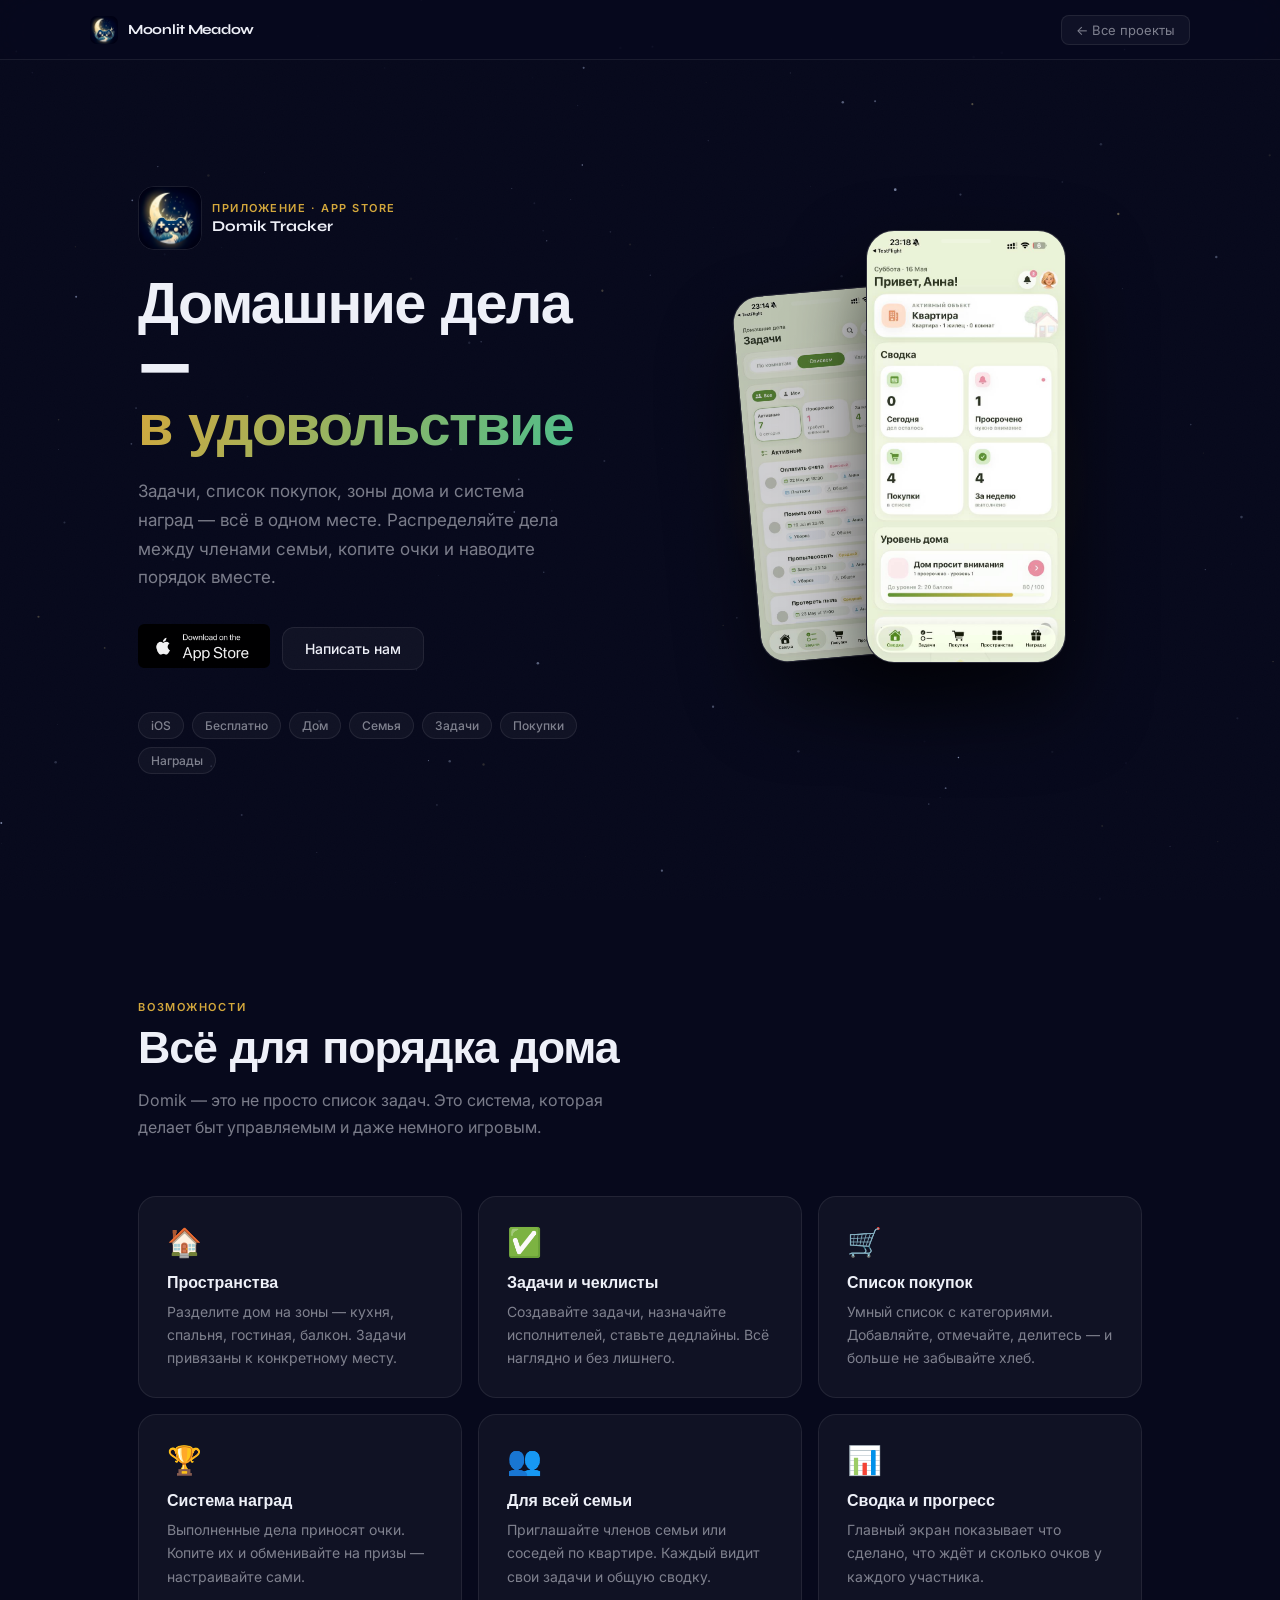
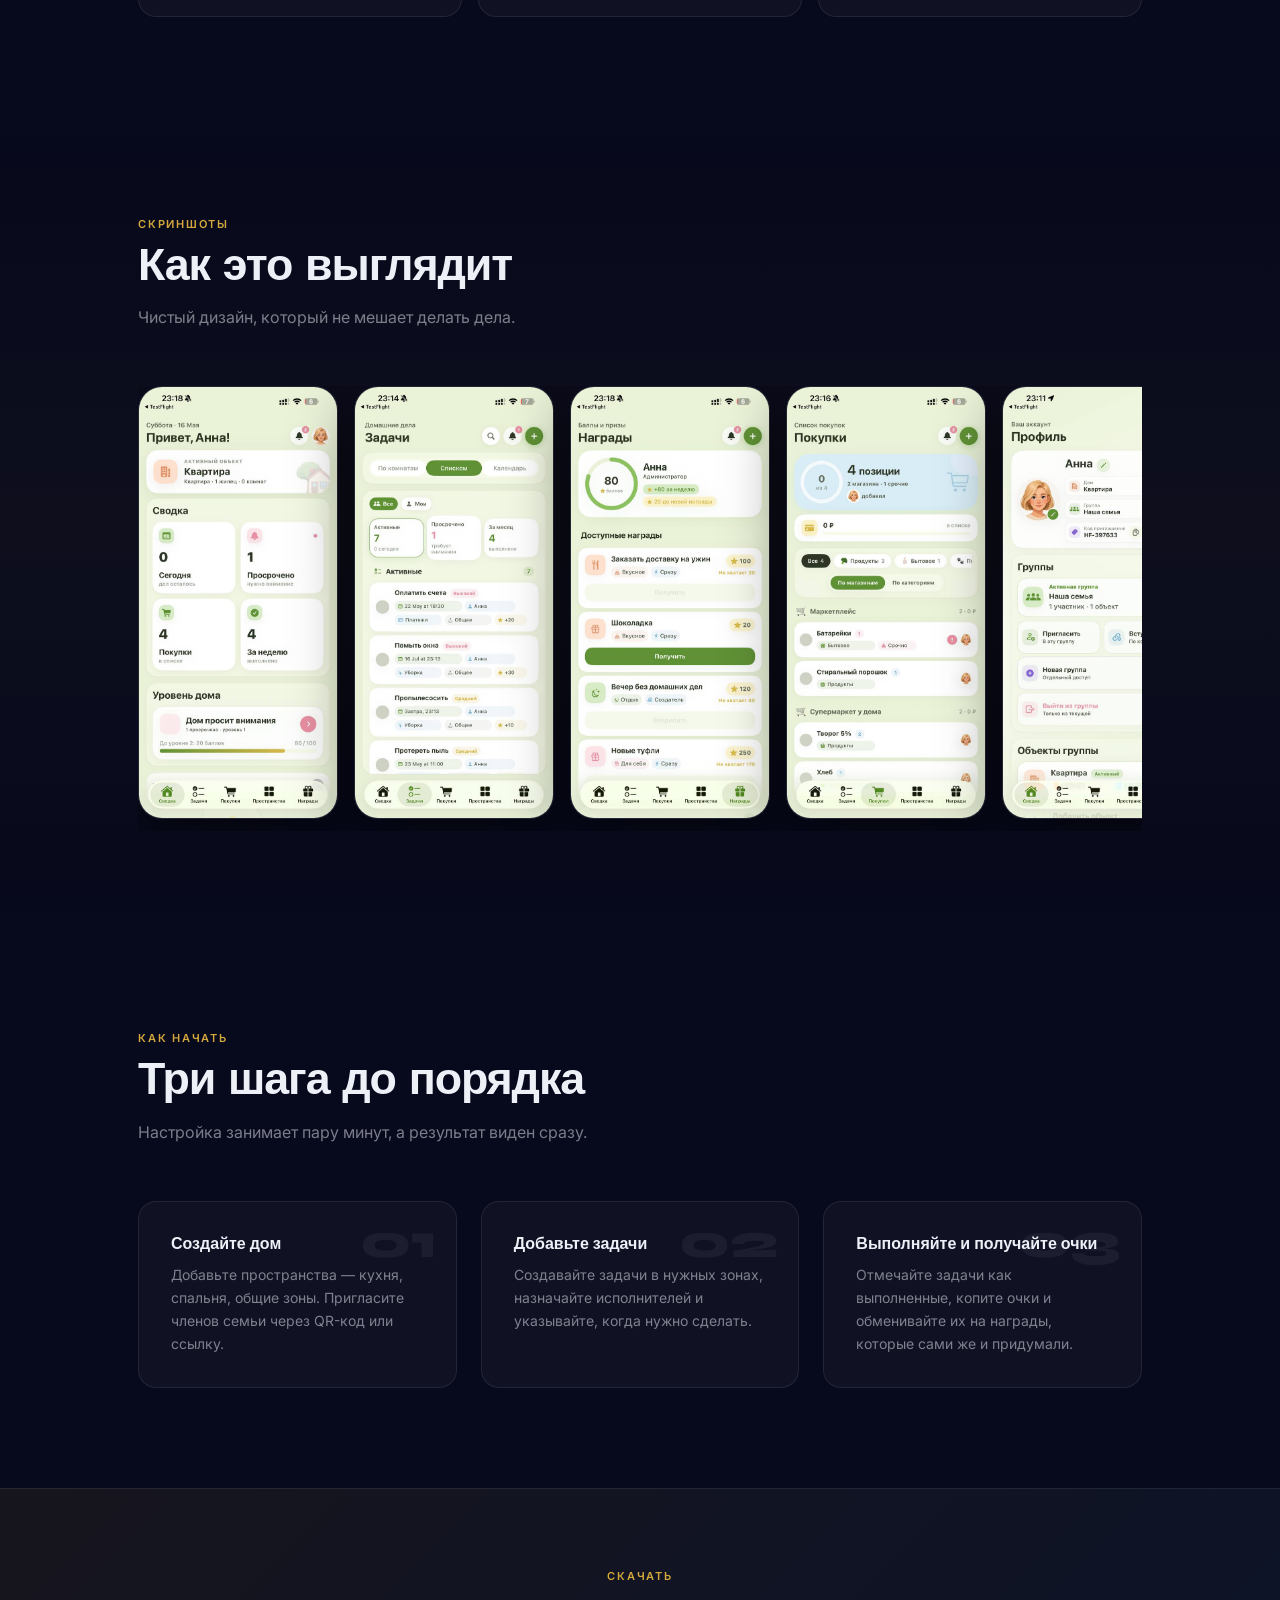
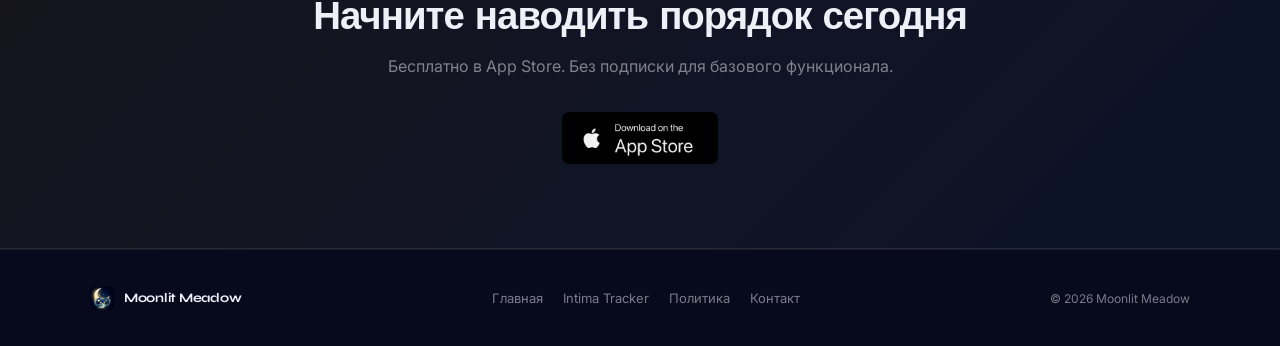
<file: app.html>
<!DOCTYPE html>
<html lang="ru">
<head>
  <meta charset="UTF-8">
  <meta name="viewport" content="width=device-width, initial-scale=1.0">
  <title>Domik Tracker — Moonlit Meadow</title>
  <link rel="preconnect" href="https://fonts.googleapis.com">
  <link rel="preconnect" href="https://fonts.gstatic.com" crossorigin>
  <link href="https://fonts.googleapis.com/css2?family=Syne:wght@600;700;800&family=Inter:wght@300;400;500&display=swap" rel="stylesheet">
  <style>
    *, *::before, *::after { box-sizing: border-box; margin: 0; padding: 0; }
    :root {
      --bg: #07091c;
      --surf: rgba(255,255,255,0.04);
      --surf2: rgba(255,255,255,0.07);
      --border: rgba(255,255,255,0.08);
      --text: #eef0f8;
      --muted: rgba(238,240,248,0.5);
      --accent: #d4a83c;
      --accent-dim: rgba(212,168,60,0.18);
      --teal: #5db8e8;
      --teal-dim: rgba(93,184,232,0.14);
      --green: #4dbe8c;
    }
    html { scroll-behavior: smooth; }
    body { font-family: 'Inter', sans-serif; background: var(--bg); color: var(--text); overflow-x: hidden; }

    #stars { position: fixed; inset: 0; z-index: 0; pointer-events: none; }
    body::after {
      content: ''; position: fixed; inset: 0; z-index: 1; pointer-events: none; opacity: .3;
      background-image: url("data:image/svg+xml,%3Csvg xmlns='http://www.w3.org/2000/svg' width='300' height='300'%3E%3Cfilter id='n'%3E%3CfeTurbulence type='fractalNoise' baseFrequency='.85' numOctaves='4' stitchTiles='stitch'/%3E%3C/filter%3E%3Crect width='300' height='300' filter='url(%23n)' opacity='.06'/%3E%3C/svg%3E");
      background-size: 300px 300px;
    }
    .layer { position: relative; z-index: 2; }

    /* NAV */
    nav {
      position: fixed; top: 0; left: 0; right: 0; z-index: 90;
      height: 60px; display: flex; align-items: center; padding: 0 48px;
      background: rgba(7,9,28,.75); backdrop-filter: blur(24px) saturate(1.4);
      border-bottom: 1px solid var(--border);
    }
    .nav-inner { max-width: 1100px; width: 100%; margin: 0 auto; display: flex; align-items: center; gap: 16px; }
    .nav-logo { display: flex; align-items: center; gap: 10px; text-decoration: none; color: var(--text); }
    .nav-logo img { width: 28px; height: 28px; border-radius: 7px; object-fit: cover; }
    .nav-logo-text { font-family: 'Syne', sans-serif; font-weight: 700; font-size: 14px; letter-spacing: -.02em; }
    .back-link { margin-left: auto; color: var(--muted); text-decoration: none; font-size: 13px; display: flex; align-items: center; gap: 6px; padding: 6px 14px; border-radius: 8px; border: 1px solid var(--border); background: var(--surf); transition: all .2s; }
    .back-link:hover { color: var(--text); border-color: rgba(255,255,255,.15); }

    /* HERO */
    .hero {
      min-height: 100vh; padding: 60px 48px 0;
      display: grid; grid-template-columns: 1fr 1fr;
      align-items: center; gap: 60px;
      max-width: 1100px; margin: 0 auto;
    }
    .hero-left { padding: 60px 0; }
    .app-eyebrow { display: flex; align-items: center; gap: 10px; margin-bottom: 24px; }
    .app-icon-lg { width: 64px; height: 64px; border-radius: 16px; overflow: hidden; border: 1px solid var(--border); flex-shrink: 0; }
    .app-icon-lg img { width: 100%; height: 100%; object-fit: cover; }
    .app-eyebrow-text { }
    .app-eyebrow-label { font-size: 11px; font-weight: 600; letter-spacing: .14em; text-transform: uppercase; color: var(--accent); margin-bottom: 2px; }
    .app-eyebrow-name { font-family: 'Syne', sans-serif; font-weight: 700; font-size: 15px; }

    .hero-title {
      font-family: 'Syne', sans-serif;
      font-size: clamp(36px, 4.5vw, 60px);
      font-weight: 800; letter-spacing: -.03em; line-height: 1.06;
      margin-bottom: 20px;
    }
    .hero-title .hl {
      background: linear-gradient(120deg, var(--accent) 0%, var(--green) 100%);
      -webkit-background-clip: text; -webkit-text-fill-color: transparent; background-clip: text;
    }
    .hero-desc { font-size: 17px; line-height: 1.7; color: var(--muted); margin-bottom: 32px; max-width: 420px; }

    .hero-actions { display: flex; gap: 12px; align-items: center; flex-wrap: wrap; margin-bottom: 40px; }
    .badge-img { height: 44px; opacity: .95; transition: opacity .2s; }
    .badge-img:hover { opacity: 1; }
    .btn-ghost { display: inline-flex; align-items: center; gap: 8px; padding: 12px 22px; border-radius: 12px; font-size: 14px; font-weight: 500; text-decoration: none; background: var(--surf); color: var(--text); border: 1px solid var(--border); transition: all .2s; }
    .btn-ghost:hover { background: var(--surf2); border-color: rgba(255,255,255,.15); }

    .hero-tags { display: flex; flex-wrap: wrap; gap: 8px; }
    .htag { padding: 5px 12px; background: var(--surf); border: 1px solid var(--border); border-radius: 999px; font-size: 12px; font-weight: 500; color: var(--muted); }

    /* HERO PHONES */
    .hero-right { display: flex; justify-content: center; align-items: center; height: 600px; position: relative; }
    .hero-right::before { content: ''; position: absolute; width: 380px; height: 380px; border-radius: 50%; background: radial-gradient(circle, var(--accent-dim), transparent 70%); pointer-events: none; }
    .phone-stack { position: relative; width: 320px; height: 540px; }
    .ph {
      position: absolute; border-radius: 28px;
      border: 1.5px solid rgba(255,255,255,.13); overflow: hidden;
      background: #0b0b1c;
      box-shadow: 0 2px 0 rgba(255,255,255,.06) inset, 0 40px 80px rgba(0,0,0,.7);
    }
    .ph img { width: 100%; height: 100%; object-fit: cover; display: block; }
    .ph-notch { position: absolute; top: 8px; left: 50%; transform: translateX(-50%); width: 50px; height: 4px; background: rgba(255,255,255,.18); border-radius: 2px; z-index: 5; }
    .ph-main { width: 200px; height: 433px; right: 0; top: 20px; z-index: 3; }
    .ph-back { width: 170px; height: 368px; left: 0; top: 80px; z-index: 1; transform: rotate(-5deg); opacity: .8; }

    /* FEATURES */
    .sec { position: relative; z-index: 2; }
    .sec-inner { max-width: 1100px; margin: 0 auto; padding: 100px 48px; }
    .sec-label { font-size: 11px; font-weight: 600; letter-spacing: .16em; text-transform: uppercase; color: var(--accent); margin-bottom: 10px; }
    .sec-title { font-family: 'Syne', sans-serif; font-size: clamp(28px, 3.5vw, 46px); font-weight: 800; letter-spacing: -.025em; line-height: 1.1; margin-bottom: 14px; }
    .sec-sub { font-size: 16px; line-height: 1.65; color: var(--muted); max-width: 520px; margin-bottom: 56px; }

    .features-grid { display: grid; grid-template-columns: repeat(3, 1fr); gap: 16px; }
    .feat-card {
      padding: 28px; border-radius: 18px;
      background: var(--surf); border: 1px solid var(--border);
      transition: background .2s, border-color .2s;
    }
    .feat-card:hover { background: var(--surf2); border-color: rgba(255,255,255,.12); }
    .feat-icon { font-size: 28px; margin-bottom: 14px; }
    .feat-title { font-family: 'Syne', sans-serif; font-size: 16px; font-weight: 700; margin-bottom: 8px; }
    .feat-desc { font-size: 14px; line-height: 1.65; color: var(--muted); }

    /* SCREENSHOTS */
    .shots-track {
      display: flex; gap: 16px; overflow-x: auto; padding-bottom: 12px;
      scrollbar-width: thin; scrollbar-color: var(--border) transparent;
    }
    .shots-track::-webkit-scrollbar { height: 4px; }
    .shots-track::-webkit-scrollbar-track { background: transparent; }
    .shots-track::-webkit-scrollbar-thumb { background: var(--border); border-radius: 2px; }
    .shot-ph {
      flex-shrink: 0; width: 200px; height: 433px; border-radius: 24px;
      border: 1.5px solid rgba(255,255,255,.1); overflow: hidden;
      background: #0b0b1c;
      box-shadow: 0 20px 60px rgba(0,0,0,.5);
    }
    .shot-ph img { width: 100%; height: 100%; object-fit: cover; display: block; }

    /* HOW IT WORKS */
    .steps { display: grid; grid-template-columns: repeat(3, 1fr); gap: 24px; }
    .step { padding: 32px; border-radius: 18px; background: var(--surf); border: 1px solid var(--border); position: relative; }
    .step-num { font-family: 'Syne', sans-serif; font-size: 48px; font-weight: 800; color: rgba(255,255,255,.05); position: absolute; top: 16px; right: 20px; line-height: 1; }
    .step-title { font-family: 'Syne', sans-serif; font-size: 16px; font-weight: 700; margin-bottom: 10px; }
    .step-desc { font-size: 14px; line-height: 1.65; color: var(--muted); }

    /* CTA */
    .cta-section {
      background: linear-gradient(135deg, rgba(212,168,60,.08) 0%, rgba(93,184,232,.06) 100%);
      border-top: 1px solid var(--border); border-bottom: 1px solid var(--border);
    }
    .cta-inner { max-width: 1100px; margin: 0 auto; padding: 80px 48px; text-align: center; }
    .cta-title { font-family: 'Syne', sans-serif; font-size: clamp(28px, 3vw, 44px); font-weight: 800; letter-spacing: -.025em; margin-bottom: 16px; }
    .cta-sub { font-size: 16px; color: var(--muted); margin-bottom: 36px; }
    .cta-badges { display: flex; justify-content: center; gap: 16px; flex-wrap: wrap; }

    /* FOOTER */
    footer { position: relative; z-index: 2; border-top: 1px solid var(--border); padding: 36px 48px; }
    .foot-inner { max-width: 1100px; margin: 0 auto; display: flex; align-items: center; justify-content: space-between; flex-wrap: wrap; gap: 16px; }
    .foot-logo { display: flex; align-items: center; gap: 10px; text-decoration: none; color: var(--text); }
    .foot-logo img { width: 24px; height: 24px; border-radius: 6px; object-fit: cover; }
    .foot-logo span { font-family: 'Syne', sans-serif; font-weight: 700; font-size: 13px; letter-spacing: -.02em; }
    .foot-links { display: flex; gap: 20px; }
    .foot-links a { color: var(--muted); text-decoration: none; font-size: 13px; transition: color .2s; }
    .foot-links a:hover { color: var(--text); }
    .foot-copy { font-size: 12px; color: var(--muted); }

    /* SCROLL REVEAL */
    .rv { opacity: 0; transform: translateY(24px); transition: opacity .7s ease, transform .7s ease; }
    .rv.d1 { transition-delay: .1s; } .rv.d2 { transition-delay: .2s; } .rv.d3 { transition-delay: .3s; }
    .rv.show { opacity: 1; transform: none; }

    @media (max-width: 860px) {
      nav { padding: 0 20px; }
      .hero { grid-template-columns: 1fr; padding: 80px 24px 0; min-height: auto; gap: 40px; }
      .hero-right { height: 380px; }
      .ph-main { width: 160px; height: 346px; }
      .ph-back { width: 136px; height: 294px; }
      .sec-inner { padding: 70px 24px; }
      .features-grid { grid-template-columns: 1fr 1fr; }
      .steps { grid-template-columns: 1fr; }
      footer { padding: 32px 24px; }
      .foot-inner { flex-direction: column; text-align: center; }
      .cta-inner { padding: 60px 24px; }
    }
    @media (max-width: 560px) {
      .features-grid { grid-template-columns: 1fr; }
    }
  </style>
</head>
<body>

<canvas id="stars"></canvas>

<div class="layer">

  <nav>
    <div class="nav-inner">
      <a href="index.html" class="nav-logo">
        <img src="assets/logo.png" alt="MMS">
        <span class="nav-logo-text">Moonlit Meadow</span>
      </a>
      <a href="index.html" class="back-link">← Все проекты</a>
    </div>
  </nav>

  <!-- HERO -->
  <div class="hero">
    <div class="hero-left">
      <div class="app-eyebrow">
        <div class="app-icon-lg">
          <img src="assets/logo.png" alt="Domik">
        </div>
        <div class="app-eyebrow-text">
          <div class="app-eyebrow-label">Приложение · App Store</div>
          <div class="app-eyebrow-name">Domik Tracker</div>
        </div>
      </div>

      <h1 class="hero-title">
        Домашние дела —<br>
        <span class="hl">в удовольствие</span>
      </h1>

      <p class="hero-desc">
        Задачи, список покупок, зоны дома и система наград — всё в одном месте. Распределяйте дела между членами семьи, копите очки и наводите порядок вместе.
      </p>

      <div class="hero-actions">
        <a href="https://apps.apple.com/us/app/domik-tracker-home-chores/id6769375316" target="_blank">
          <img class="badge-img" src="assets/app-store-badge.png" alt="App Store">
        </a>
        <a href="mailto:moonlitmeadowstudio@gmail.com" class="btn-ghost">Написать нам</a>
      </div>

      <div class="hero-tags">
        <span class="htag">iOS</span>
        <span class="htag">Бесплатно</span>
        <span class="htag">Дом</span>
        <span class="htag">Семья</span>
        <span class="htag">Задачи</span>
        <span class="htag">Покупки</span>
        <span class="htag">Награды</span>
      </div>
    </div>

    <div class="hero-right">
      <div class="phone-stack">
        <div class="ph ph-back">
          <div class="ph-notch"></div>
          <img src="assets/screenshots/photo_3_2026-05-17_14-21-50.jpg" alt="">
        </div>
        <div class="ph ph-main">
          <div class="ph-notch"></div>
          <img src="assets/screenshots/photo_7_2026-05-17_14-21-50.jpg" alt="">
        </div>
      </div>
    </div>
  </div>

  <!-- FEATURES -->
  <section class="sec" id="features">
    <div class="sec-inner">
      <div class="rv">
        <div class="sec-label">Возможности</div>
        <h2 class="sec-title">Всё для порядка дома</h2>
        <p class="sec-sub">Domik — это не просто список задач. Это система, которая делает быт управляемым и даже немного игровым.</p>
      </div>
      <div class="features-grid">
        <div class="feat-card rv">
          <div class="feat-icon">🏠</div>
          <div class="feat-title">Пространства</div>
          <div class="feat-desc">Разделите дом на зоны — кухня, спальня, гостиная, балкон. Задачи привязаны к конкретному месту.</div>
        </div>
        <div class="feat-card rv d1">
          <div class="feat-icon">✅</div>
          <div class="feat-title">Задачи и чеклисты</div>
          <div class="feat-desc">Создавайте задачи, назначайте исполнителей, ставьте дедлайны. Всё наглядно и без лишнего.</div>
        </div>
        <div class="feat-card rv d2">
          <div class="feat-icon">🛒</div>
          <div class="feat-title">Список покупок</div>
          <div class="feat-desc">Умный список с категориями. Добавляйте, отмечайте, делитесь — и больше не забывайте хлеб.</div>
        </div>
        <div class="feat-card rv">
          <div class="feat-icon">🏆</div>
          <div class="feat-title">Система наград</div>
          <div class="feat-desc">Выполненные дела приносят очки. Копите их и обменивайте на призы — настраивайте сами.</div>
        </div>
        <div class="feat-card rv d1">
          <div class="feat-icon">👥</div>
          <div class="feat-title">Для всей семьи</div>
          <div class="feat-desc">Приглашайте членов семьи или соседей по квартире. Каждый видит свои задачи и общую сводку.</div>
        </div>
        <div class="feat-card rv d2">
          <div class="feat-icon">📊</div>
          <div class="feat-title">Сводка и прогресс</div>
          <div class="feat-desc">Главный экран показывает что сделано, что ждёт и сколько очков у каждого участника.</div>
        </div>
      </div>
    </div>
  </section>

  <!-- SCREENSHOTS -->
  <section class="sec" style="background: linear-gradient(180deg, transparent, rgba(212,168,60,.04), transparent);">
    <div class="sec-inner">
      <div class="rv">
        <div class="sec-label">Скриншоты</div>
        <h2 class="sec-title">Как это выглядит</h2>
        <p class="sec-sub">Чистый дизайн, который не мешает делать дела.</p>
      </div>
      <div class="shots-track rv d1">
        <div class="shot-ph">
          <img src="assets/screenshots/photo_7_2026-05-17_14-21-50.jpg" alt="Сводка">
        </div>
        <div class="shot-ph">
          <img src="assets/screenshots/photo_3_2026-05-17_14-21-50.jpg" alt="Задачи">
        </div>
        <div class="shot-ph">
          <img src="assets/screenshots/photo_5_2026-05-17_14-21-50.jpg" alt="Награды">
        </div>
        <div class="shot-ph">
          <img src="assets/screenshots/photo_4_2026-05-17_14-21-50.jpg" alt="Покупки">
        </div>
        <div class="shot-ph">
          <img src="assets/screenshots/photo_1_2026-05-17_14-21-50.jpg" alt="Профиль">
        </div>
        <div class="shot-ph">
          <img src="assets/screenshots/photo_6_2026-05-17_14-21-50.jpg" alt="Уведомления">
        </div>
      </div>
    </div>
  </section>

  <!-- HOW IT WORKS -->
  <section class="sec">
    <div class="sec-inner">
      <div class="rv">
        <div class="sec-label">Как начать</div>
        <h2 class="sec-title">Три шага до порядка</h2>
        <p class="sec-sub">Настройка занимает пару минут, а результат виден сразу.</p>
      </div>
      <div class="steps">
        <div class="step rv">
          <div class="step-num">01</div>
          <div class="step-title">Создайте дом</div>
          <div class="step-desc">Добавьте пространства — кухня, спальня, общие зоны. Пригласите членов семьи через QR-код или ссылку.</div>
        </div>
        <div class="step rv d1">
          <div class="step-num">02</div>
          <div class="step-title">Добавьте задачи</div>
          <div class="step-desc">Создавайте задачи в нужных зонах, назначайте исполнителей и указывайте, когда нужно сделать.</div>
        </div>
        <div class="step rv d2">
          <div class="step-num">03</div>
          <div class="step-title">Выполняйте и получайте очки</div>
          <div class="step-desc">Отмечайте задачи как выполненные, копите очки и обменивайте их на награды, которые сами же и придумали.</div>
        </div>
      </div>
    </div>
  </section>

  <!-- CTA -->
  <section class="cta-section sec">
    <div class="cta-inner rv">
      <div class="sec-label" style="text-align:center;">Скачать</div>
      <h2 class="cta-title">Начните наводить порядок сегодня</h2>
      <p class="cta-sub">Бесплатно в App Store. Без подписки для базового функционала.</p>
      <div class="cta-badges">
        <a href="https://apps.apple.com/us/app/domik-tracker-home-chores/id6769375316" target="_blank">
          <img class="badge-img" src="assets/app-store-badge.png" alt="App Store" style="height:52px;">
        </a>
      </div>
    </div>
  </section>

  <footer>
    <div class="foot-inner">
      <a href="index.html" class="foot-logo">
        <img src="assets/logo.png" alt="MMS">
        <span>Moonlit Meadow</span>
      </a>
      <div class="foot-links">
        <a href="index.html">Главная</a>
        <a href="intima-tracker.html">Intima Tracker</a>
        <a href="privacy.html">Политика</a>
        <a href="mailto:moonlitmeadowstudio@gmail.com">Контакт</a>
      </div>
      <div class="foot-copy">© 2026 Moonlit Meadow</div>
    </div>
  </footer>

</div>

<script>
(function(){
  const c=document.getElementById('stars'),ctx=c.getContext('2d');
  let W,H,stars;
  function resize(){W=c.width=window.innerWidth;H=c.height=window.innerHeight;}
  function init(){stars=Array.from({length:180},()=>({x:Math.random()*W,y:Math.random()*H,r:Math.random()*1.2+.15,a:Math.random()*.6+.1,ph:Math.random()*Math.PI*2,sp:Math.random()*.7+.2,warm:Math.random()>.75}));}
  let t0;
  function frame(t){if(!t0)t0=t;const s=(t-t0)/1000;ctx.clearRect(0,0,W,H);for(const st of stars){const a=st.a*(0.55+0.45*Math.sin(s*st.sp+st.ph));ctx.beginPath();ctx.arc(st.x,st.y,st.r,0,Math.PI*2);ctx.fillStyle=st.warm?`rgba(240,220,150,${a*0.65})`:`rgba(200,215,255,${a})`;ctx.fill();}requestAnimationFrame(frame);}
  resize();init();requestAnimationFrame(frame);
  window.addEventListener('resize',()=>{resize();init();});
})();

(function(){
  const els=document.querySelectorAll('.rv');
  const io=new IntersectionObserver(e=>{e.forEach(x=>{if(x.isIntersecting){x.target.classList.add('show');io.unobserve(x.target);}});},{threshold:.1,rootMargin:'0px 0px -40px 0px'});
  els.forEach(el=>io.observe(el));
})();
</script>
</body>
</html>
</file>
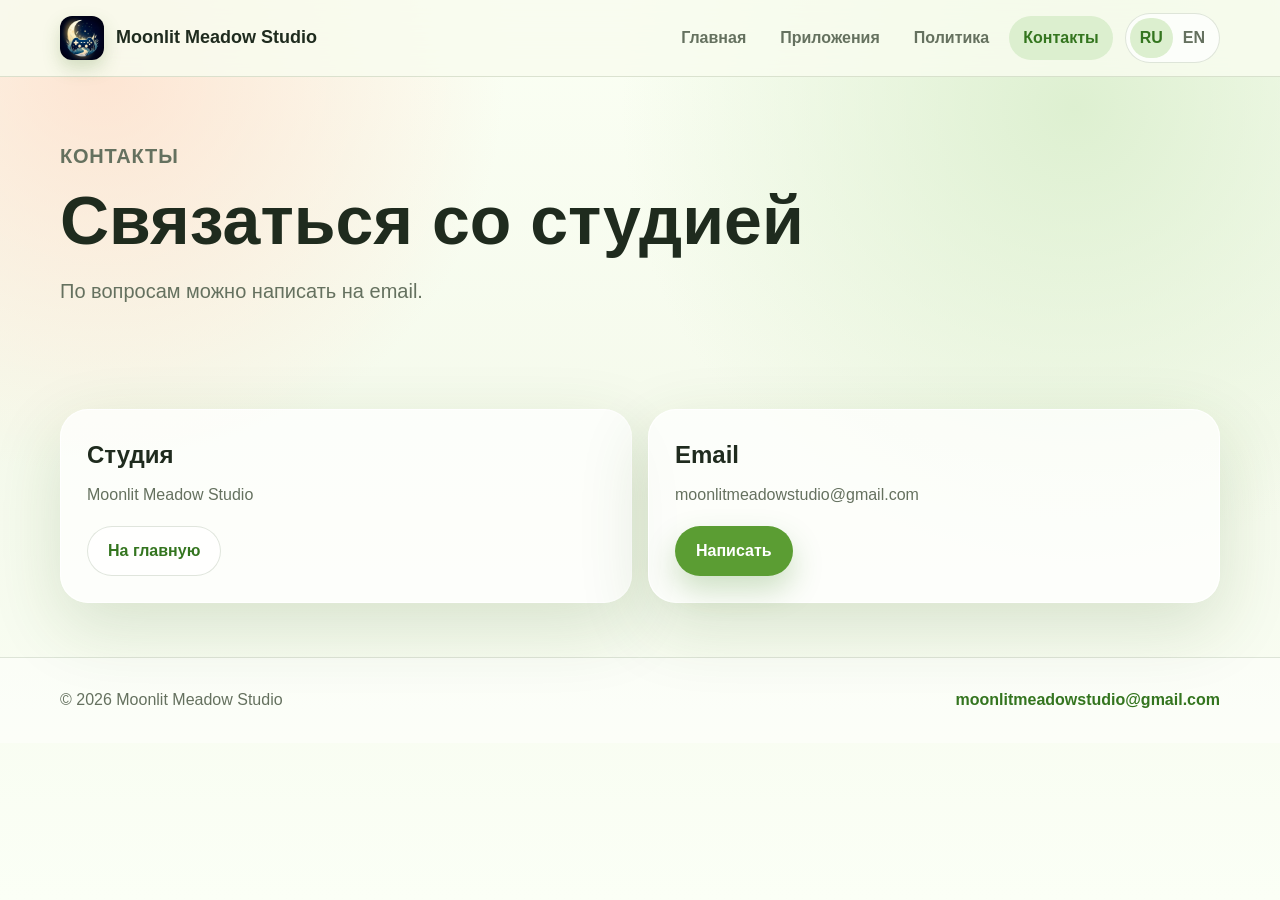
<file: contacts.html>
<!DOCTYPE html>
<html lang="ru">
<head>
  <meta charset="UTF-8">
  <meta name="viewport" content="width=device-width, initial-scale=1.0">
  <title>Contacts — Moonlit Meadow Studio</title>
  <meta name="description" content="Contact information for Moonlit Meadow Studio and app support.">
  <link rel="icon" href="assets/logo.png">
  <script>
    (function () {
      try {
        var theme = localStorage.getItem("developer-site-theme");
        var isIntima = theme === "intima";
        document.documentElement.classList.add(isIntima ? "theme-intima" : "theme-domik");
        document.documentElement.style.backgroundColor = isIntima ? "#09050a" : "#fbfff4";
        document.documentElement.style.colorScheme = isIntima ? "dark" : "light";
      } catch (error) {
        document.documentElement.classList.add("theme-domik");
        document.documentElement.style.backgroundColor = "#fbfff4";
        document.documentElement.style.colorScheme = "light";
      }
    })();
  </script>
  <link rel="stylesheet" href="styles.css">
</head>
<body>
  <header class="site-header">
    <nav class="nav" aria-label="Main navigation">
      <a class="brand" href="index.html">
        <img src="assets/logo.png" alt="Moonlit Meadow Studio logo">
        <span>Moonlit Meadow Studio</span>
      </a>
      <div class="nav-actions">
        <div class="nav-links">
          <a href="index.html" data-i18n-ru="Главная" data-i18n-en="Home">Главная</a>
          <a href="index.html#apps" data-i18n-ru="Приложения" data-i18n-en="Apps">Приложения</a>
          <a href="privacy.html" data-i18n-ru="Политика" data-i18n-en="Privacy">Политика</a>
          <a class="active" href="contacts.html" data-i18n-ru="Контакты" data-i18n-en="Contacts">Контакты</a>
        </div>
        <div class="lang-switch" aria-label="Language switcher">
          <button type="button" data-lang-button="ru">RU</button>
          <button type="button" data-lang-button="en">EN</button>
        </div>
      </div>
    </nav>
  </header>

  <main class="page">
    <section class="page-title">
      <p class="eyebrow" data-i18n-ru="Контакты" data-i18n-en="Contacts">Контакты</p>
      <h1 data-i18n-ru="Связаться со студией" data-i18n-en="Contact the studio">Связаться со студией</h1>
      <p data-i18n-ru="По вопросам можно написать на email." data-i18n-en="For questions, you can write by email.">По вопросам можно написать на email.</p>
    </section>

    <section class="section contact-grid">
      <article class="contact-card">
        <h2 data-i18n-ru="Студия" data-i18n-en="Studio">Студия</h2>
        <p>Moonlit Meadow Studio</p>
        <a class="button" href="index.html" data-i18n-ru="На главную" data-i18n-en="Home page">На главную</a>
      </article>
      <article class="contact-card">
        <h2>Email</h2>
        <p>moonlitmeadowstudio@gmail.com</p>
        <a class="button primary" href="mailto:moonlitmeadowstudio@gmail.com" data-i18n-ru="Написать" data-i18n-en="Send email">Написать</a>
      </article>
    </section>
  </main>

  <footer class="site-footer">
    <div class="footer-inner">
      <span>© 2026 Moonlit Meadow Studio</span>
      <a href="mailto:moonlitmeadowstudio@gmail.com">moonlitmeadowstudio@gmail.com</a>
    </div>
  </footer>
  <script src="script.js"></script>
</body>
</html>
</file>
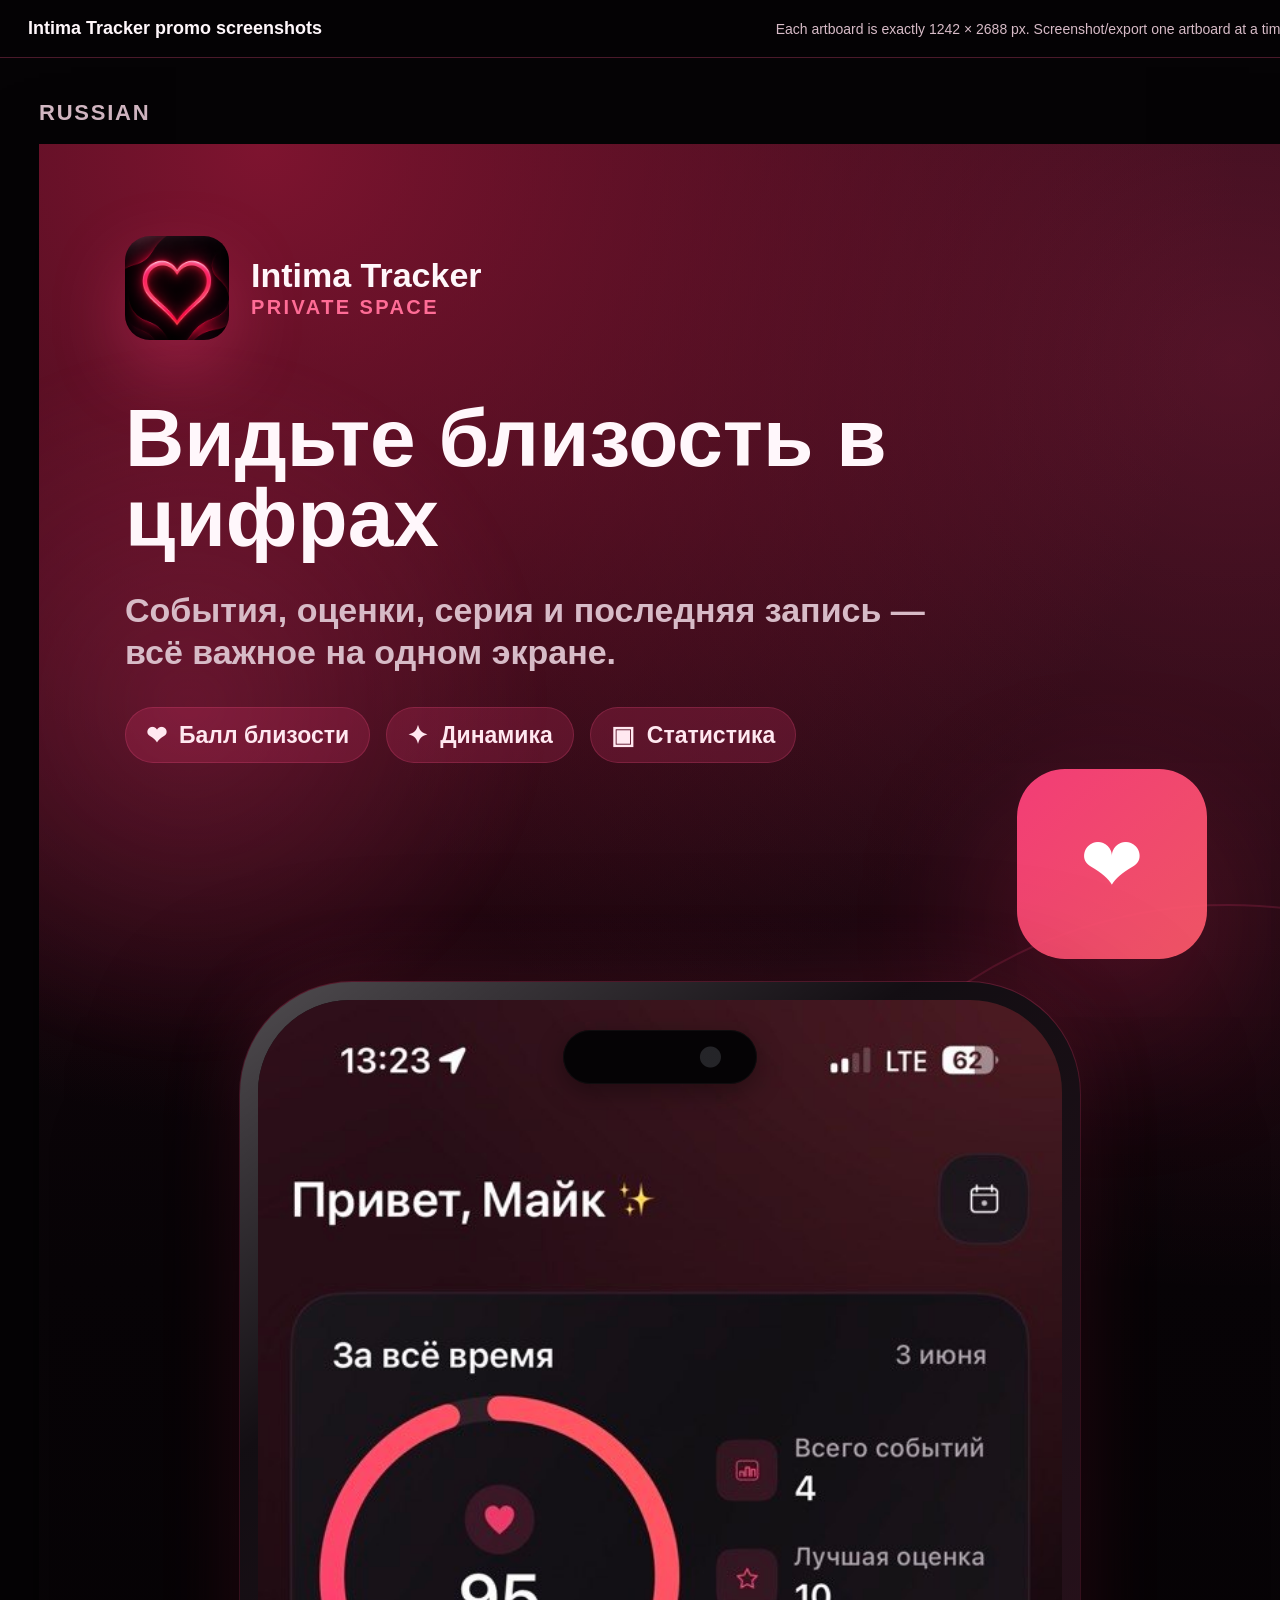
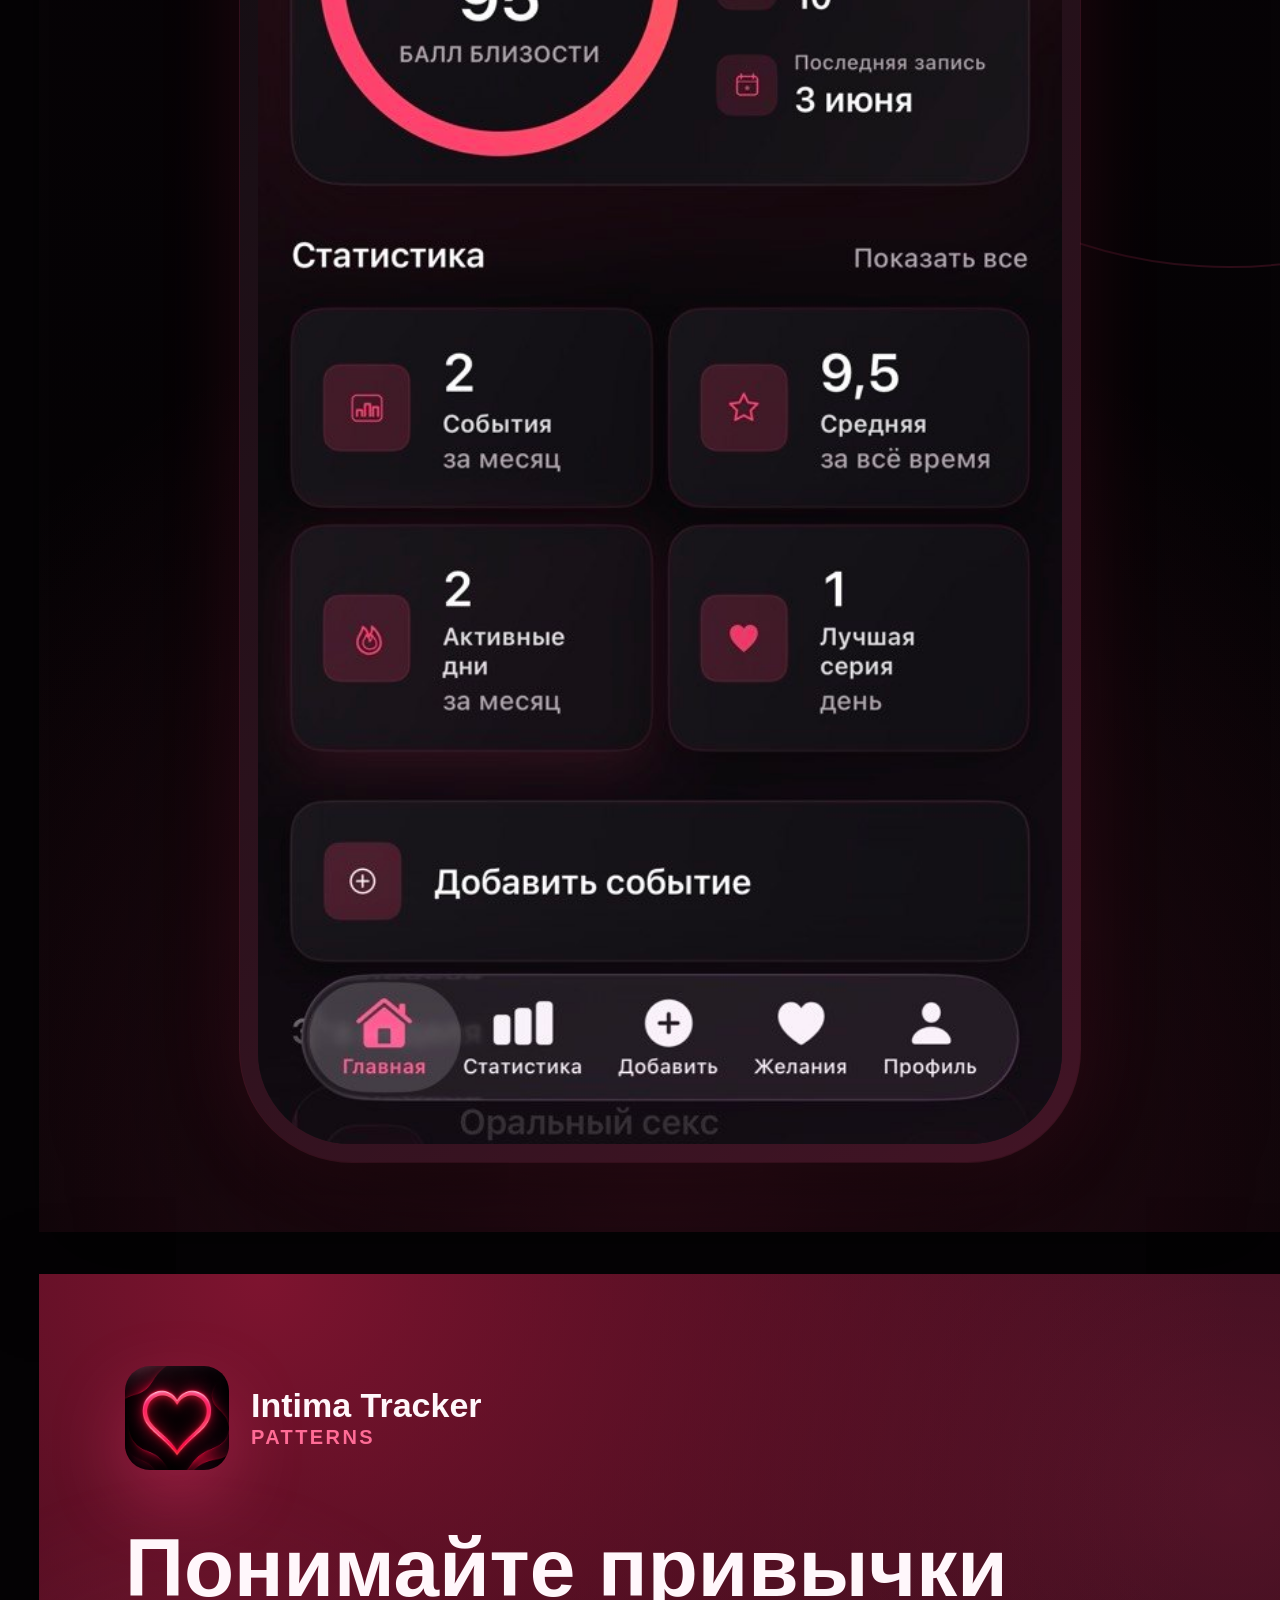
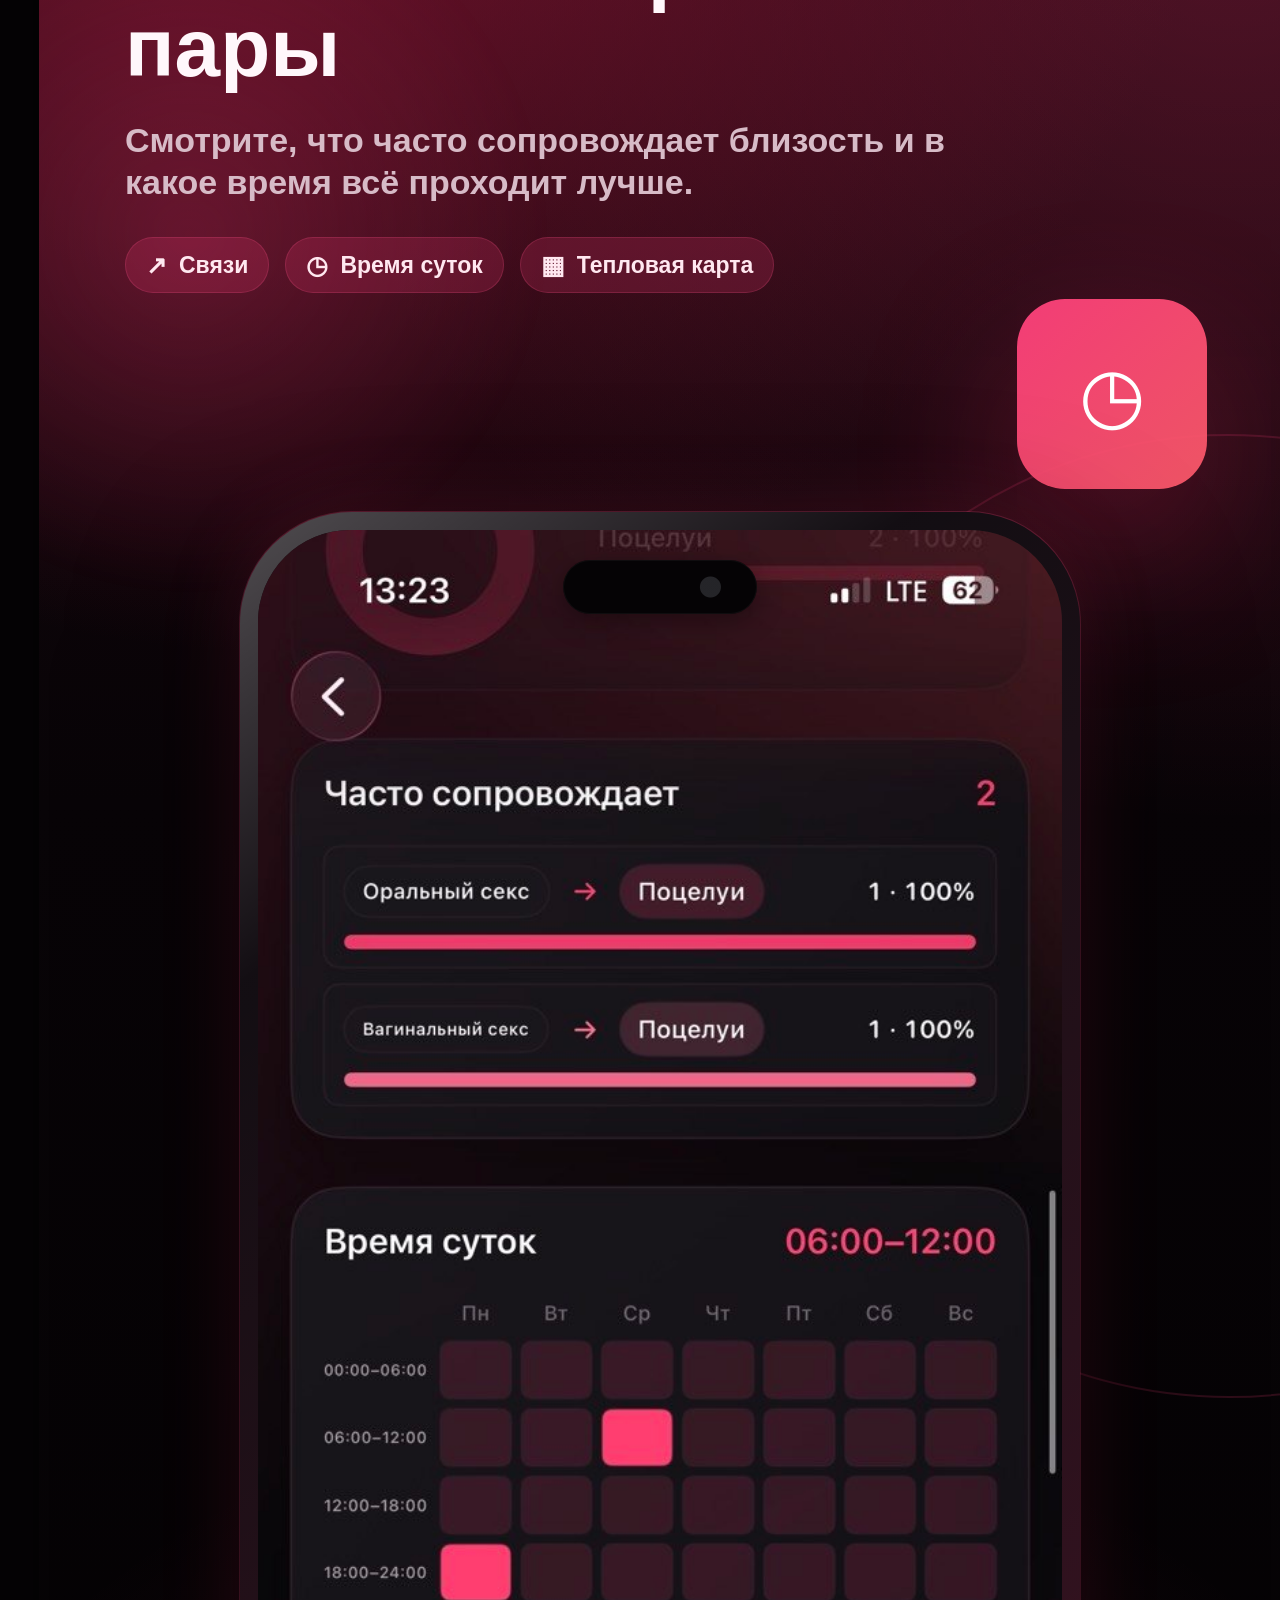
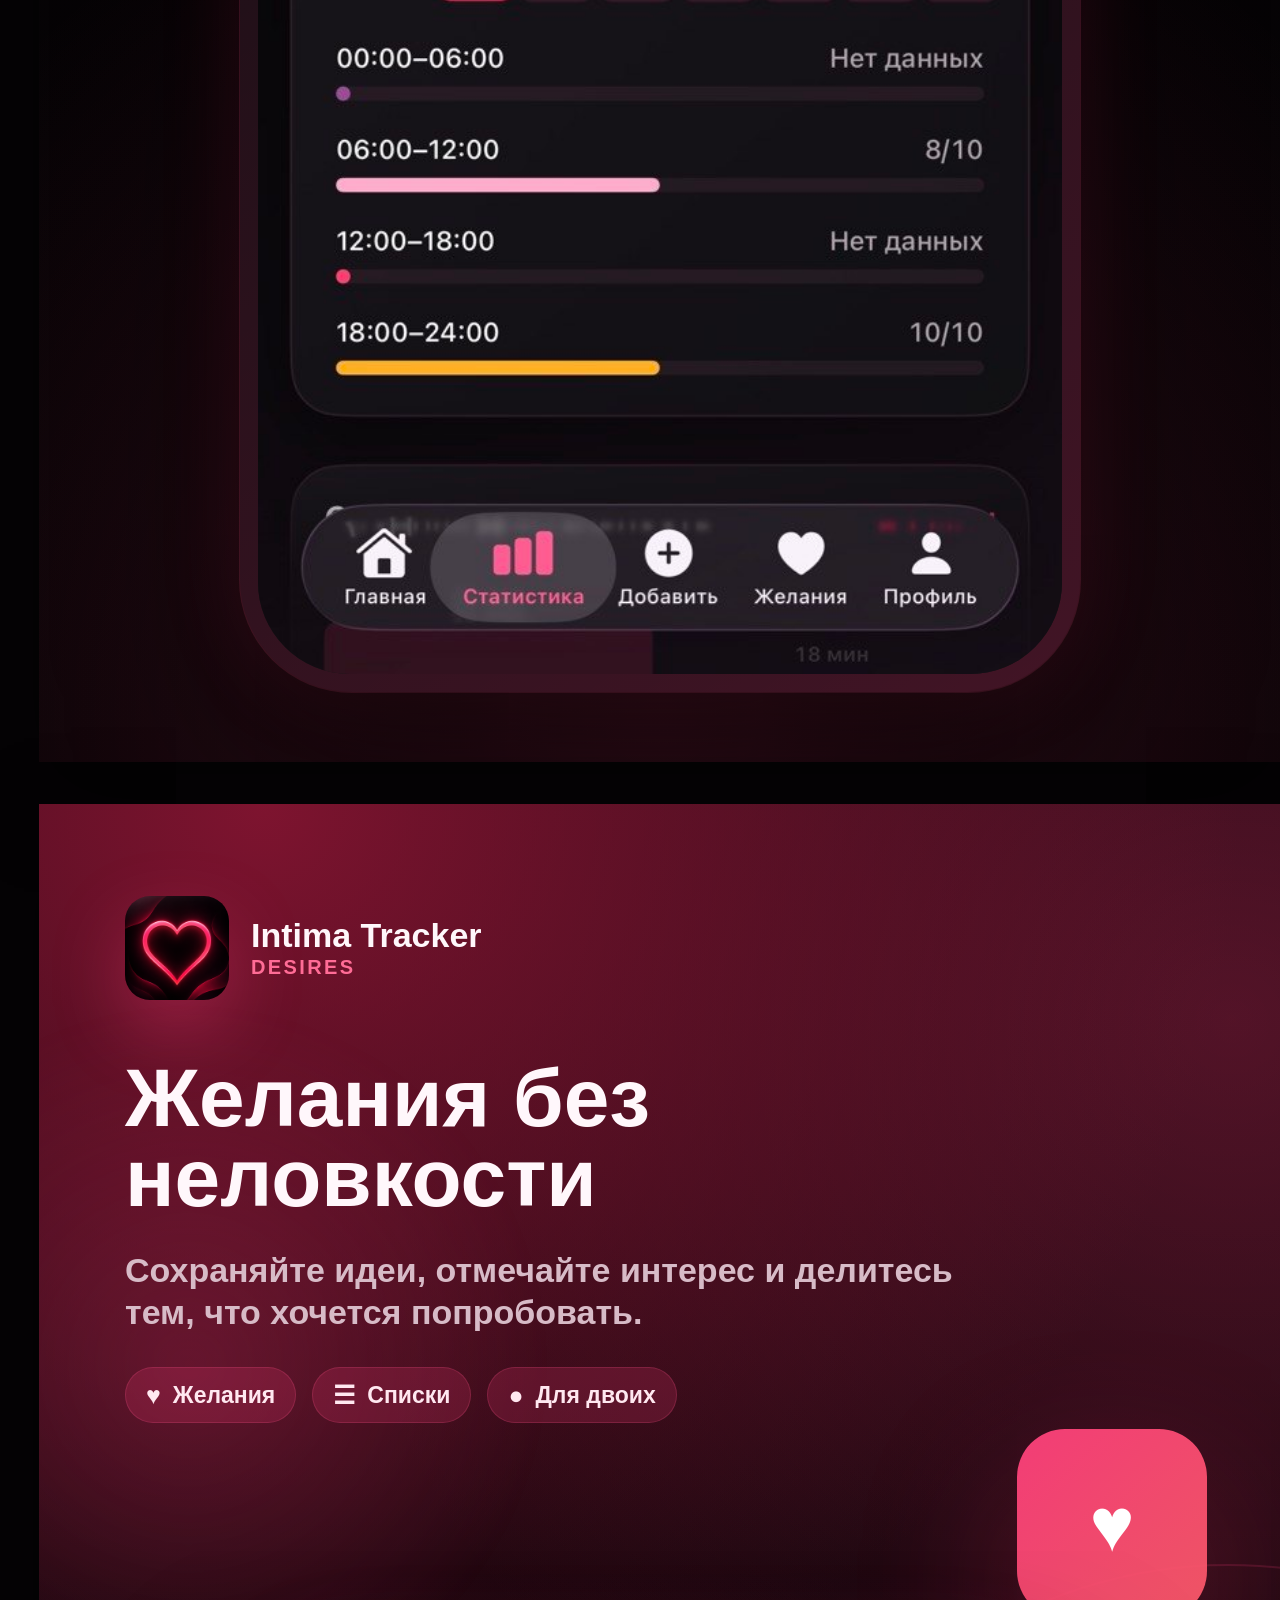
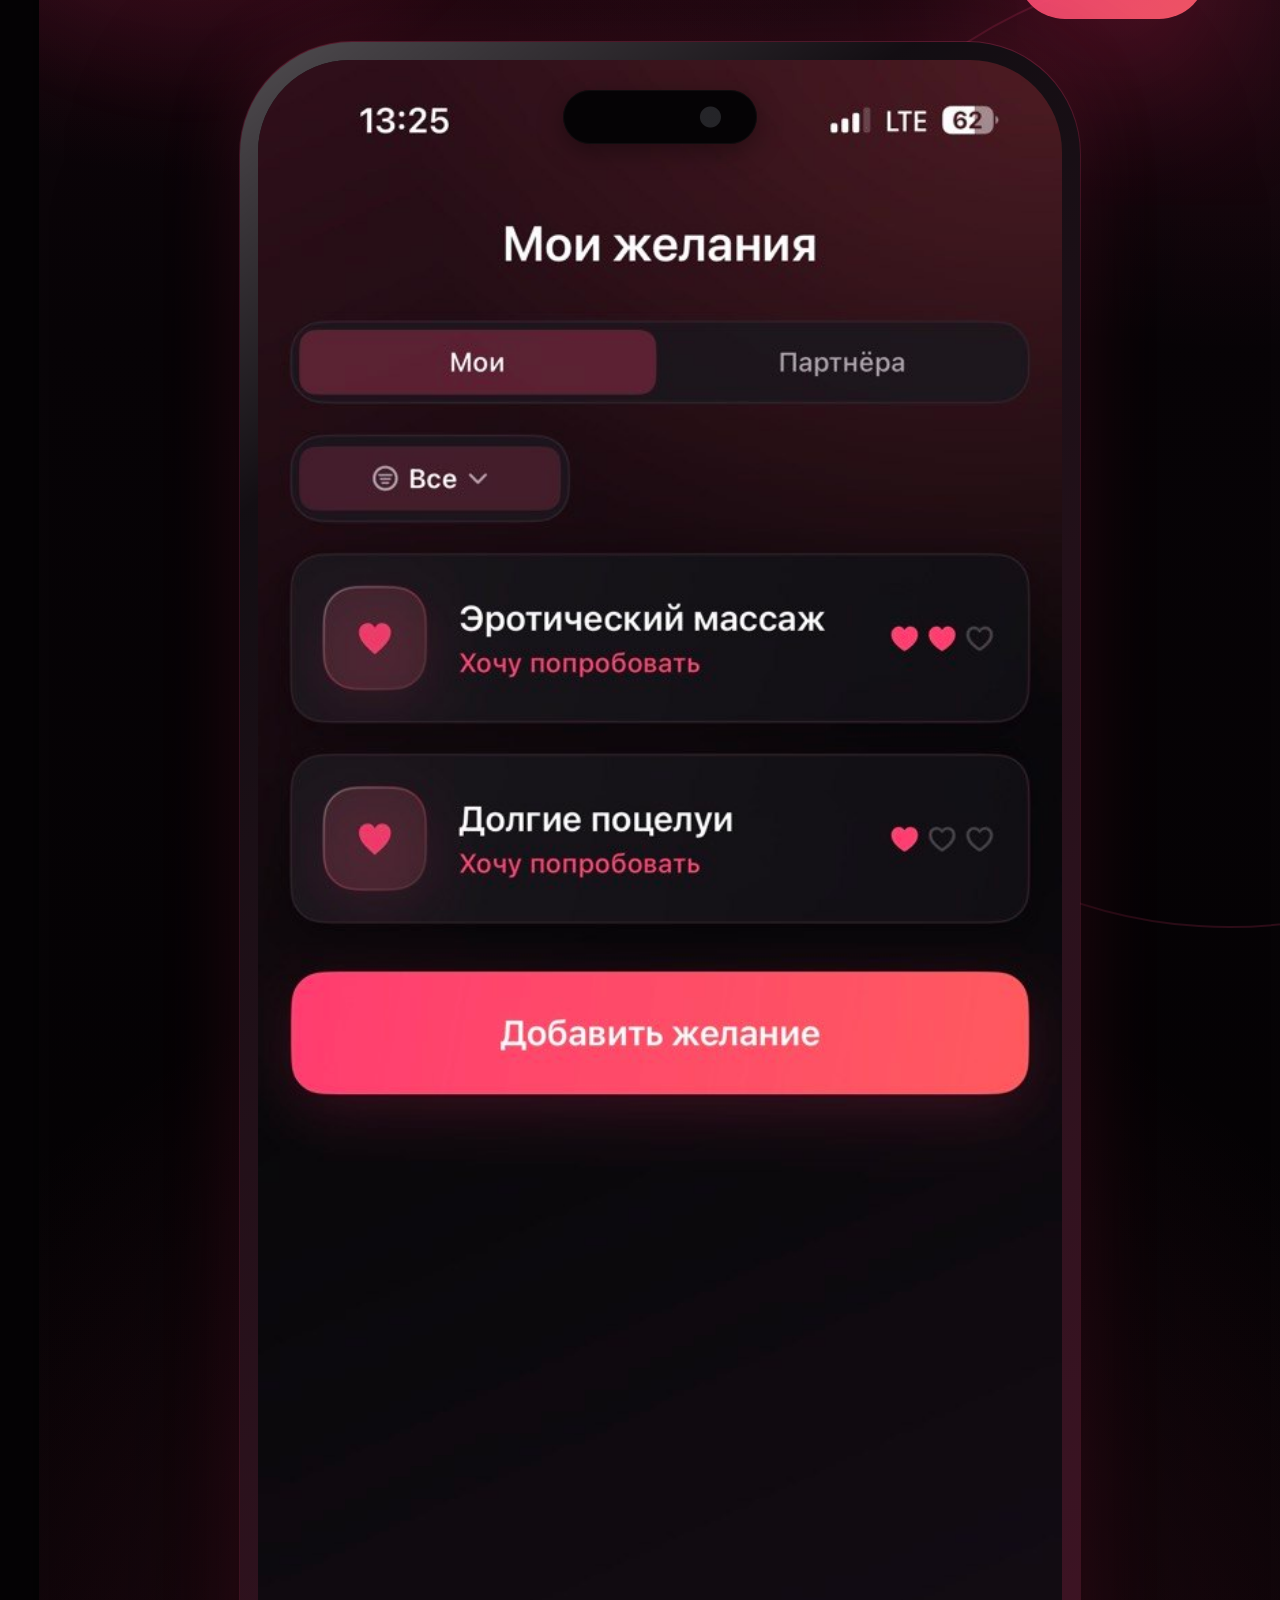
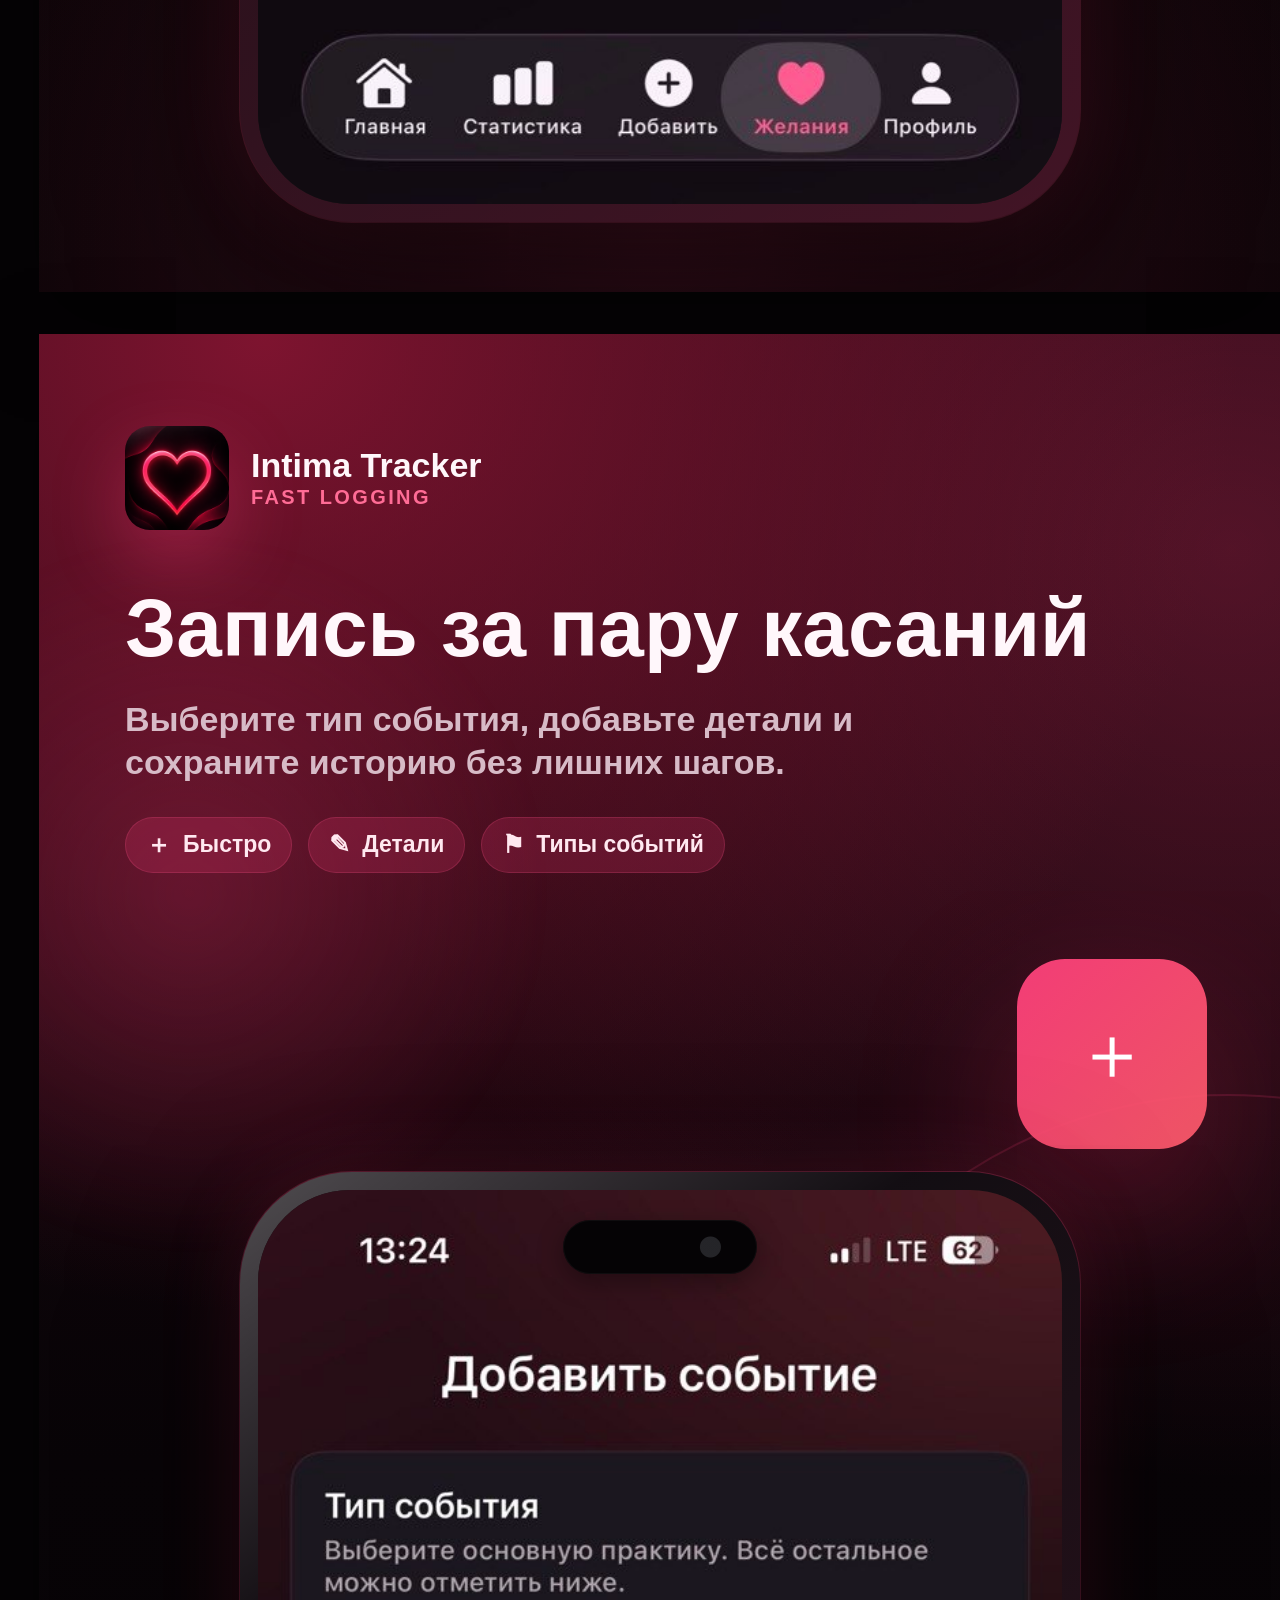
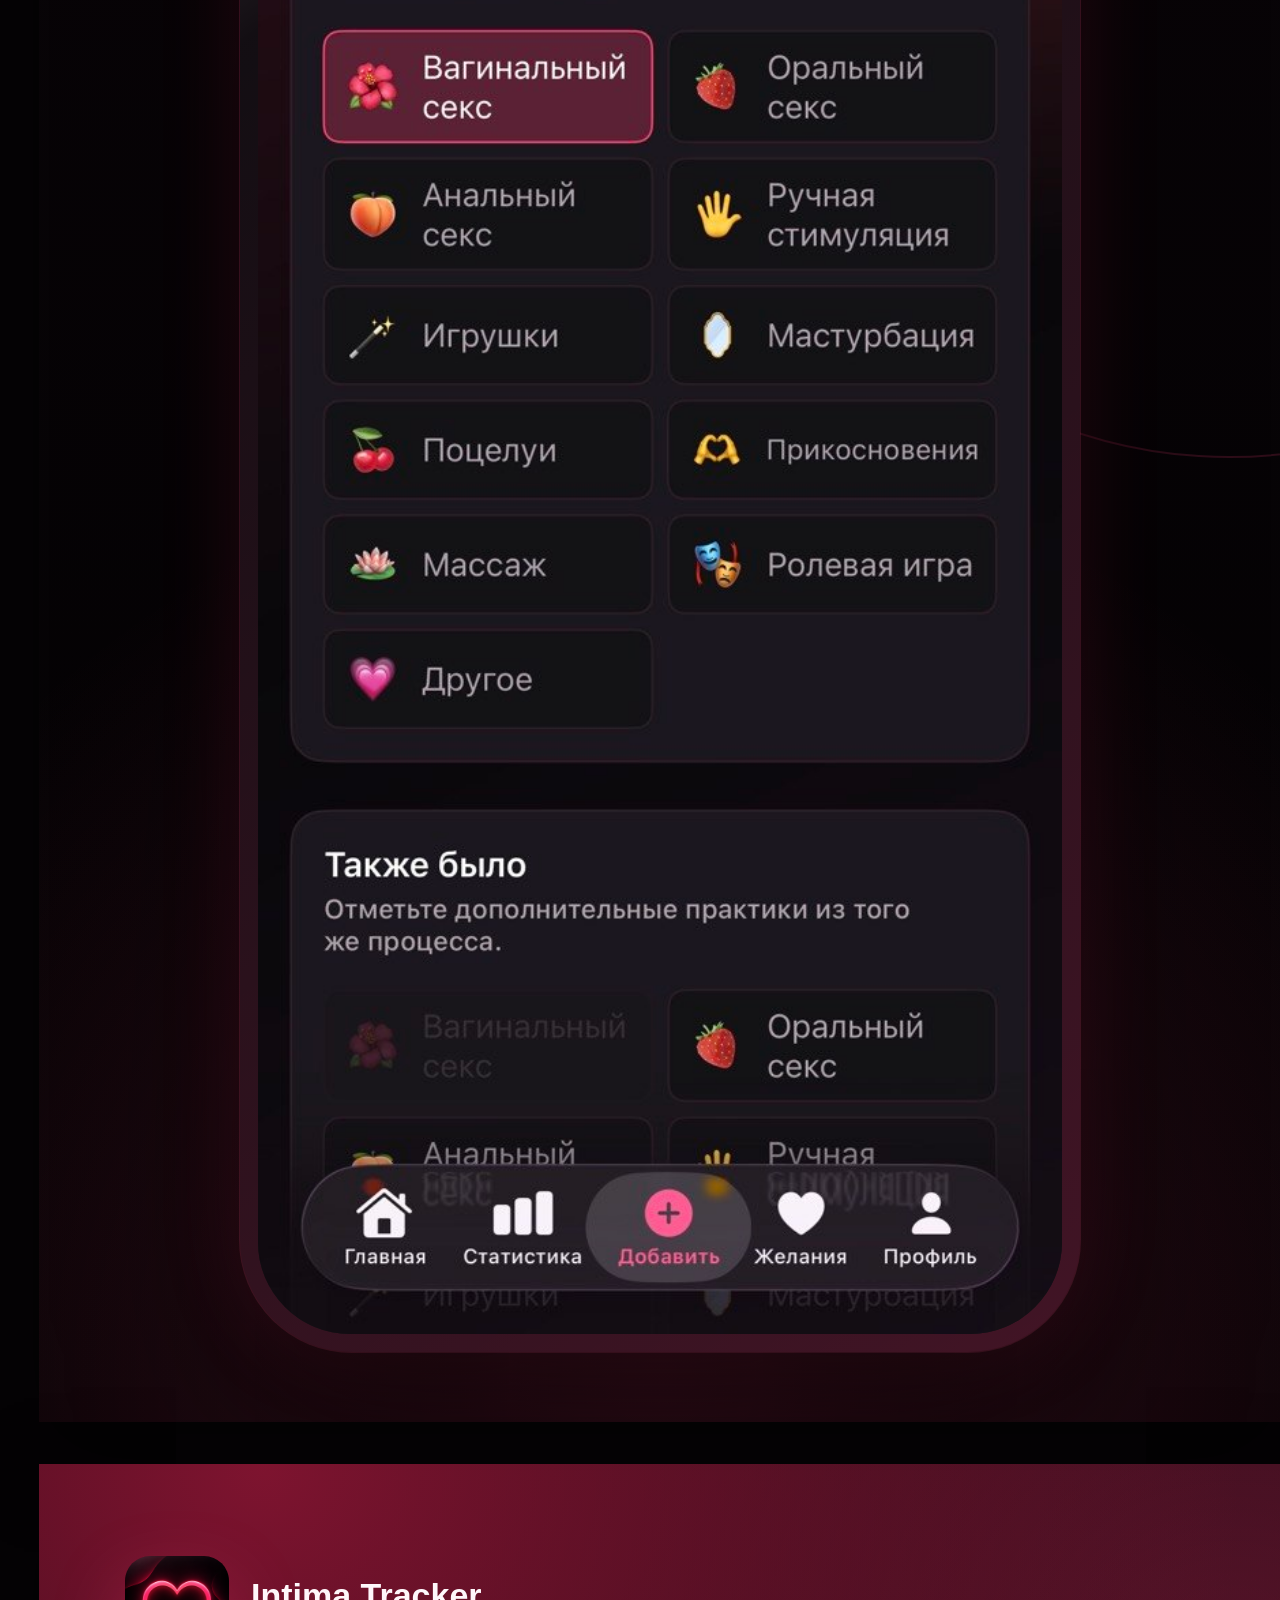
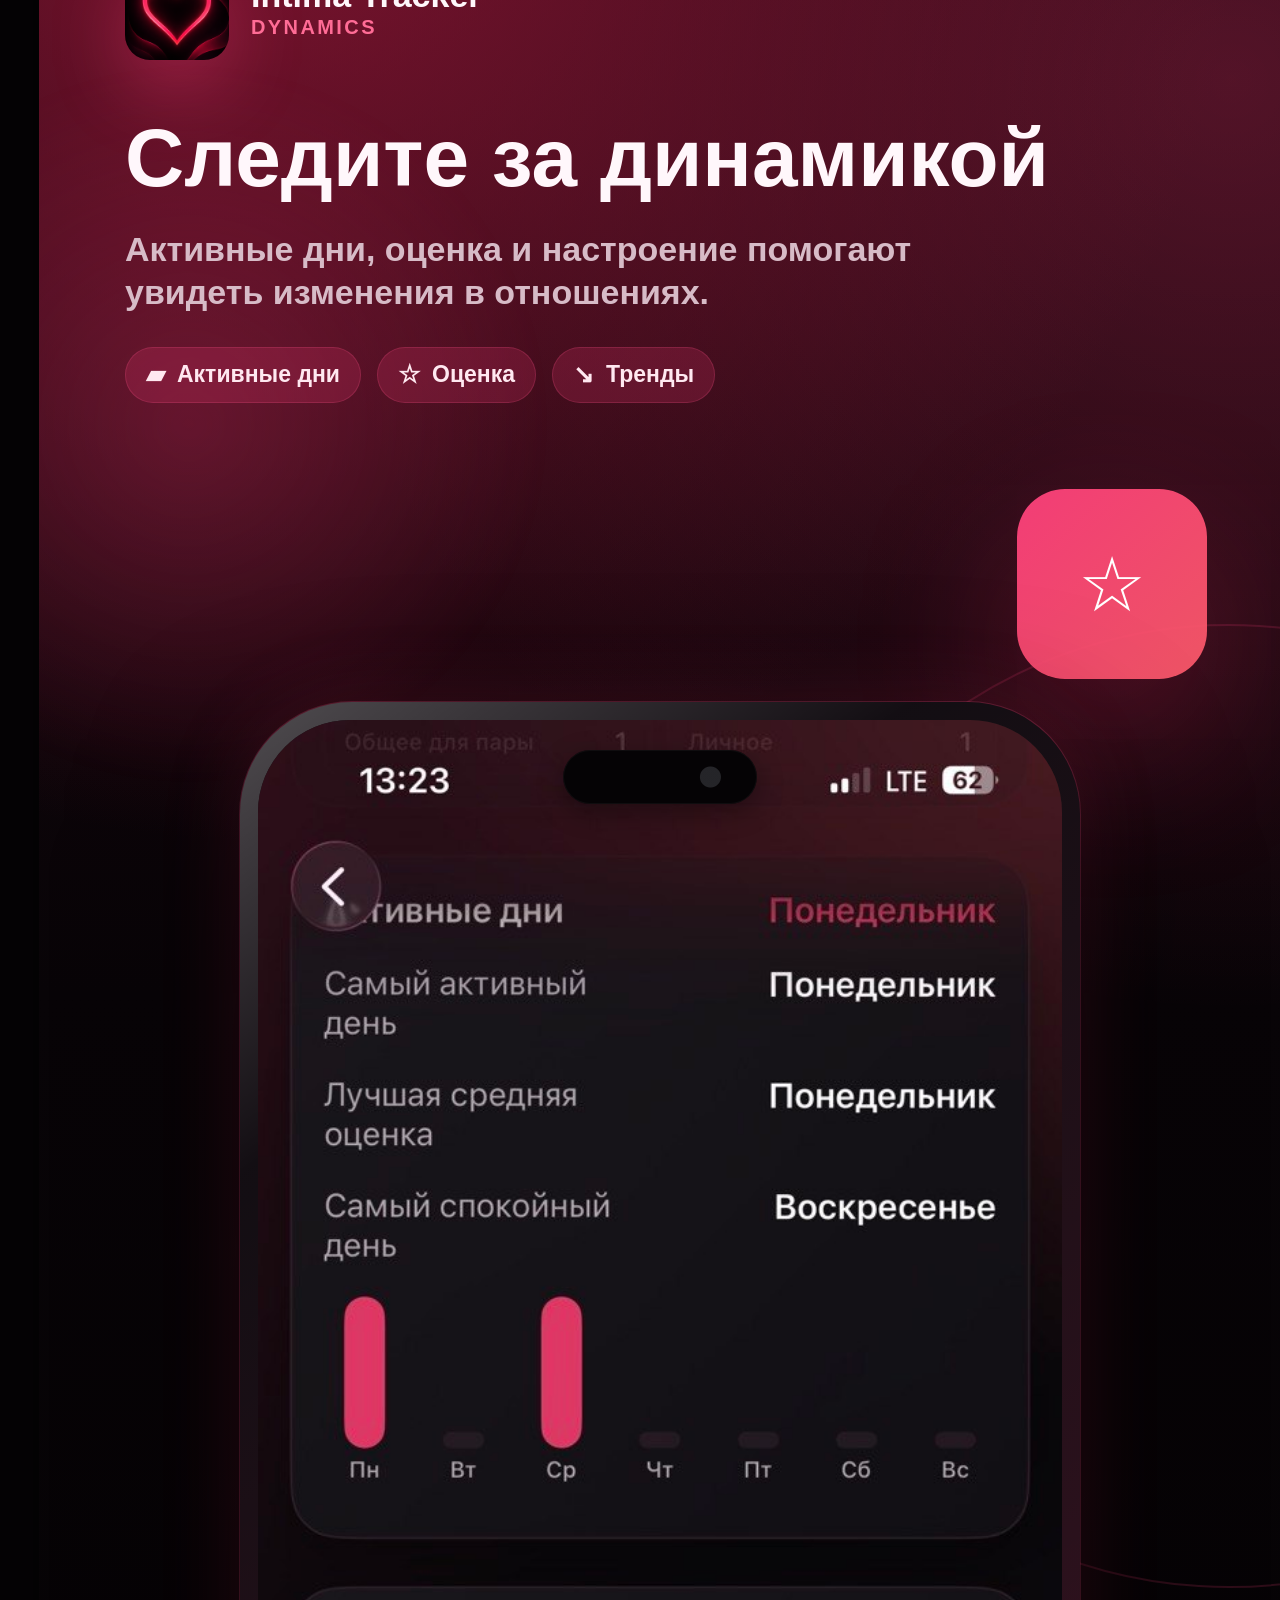
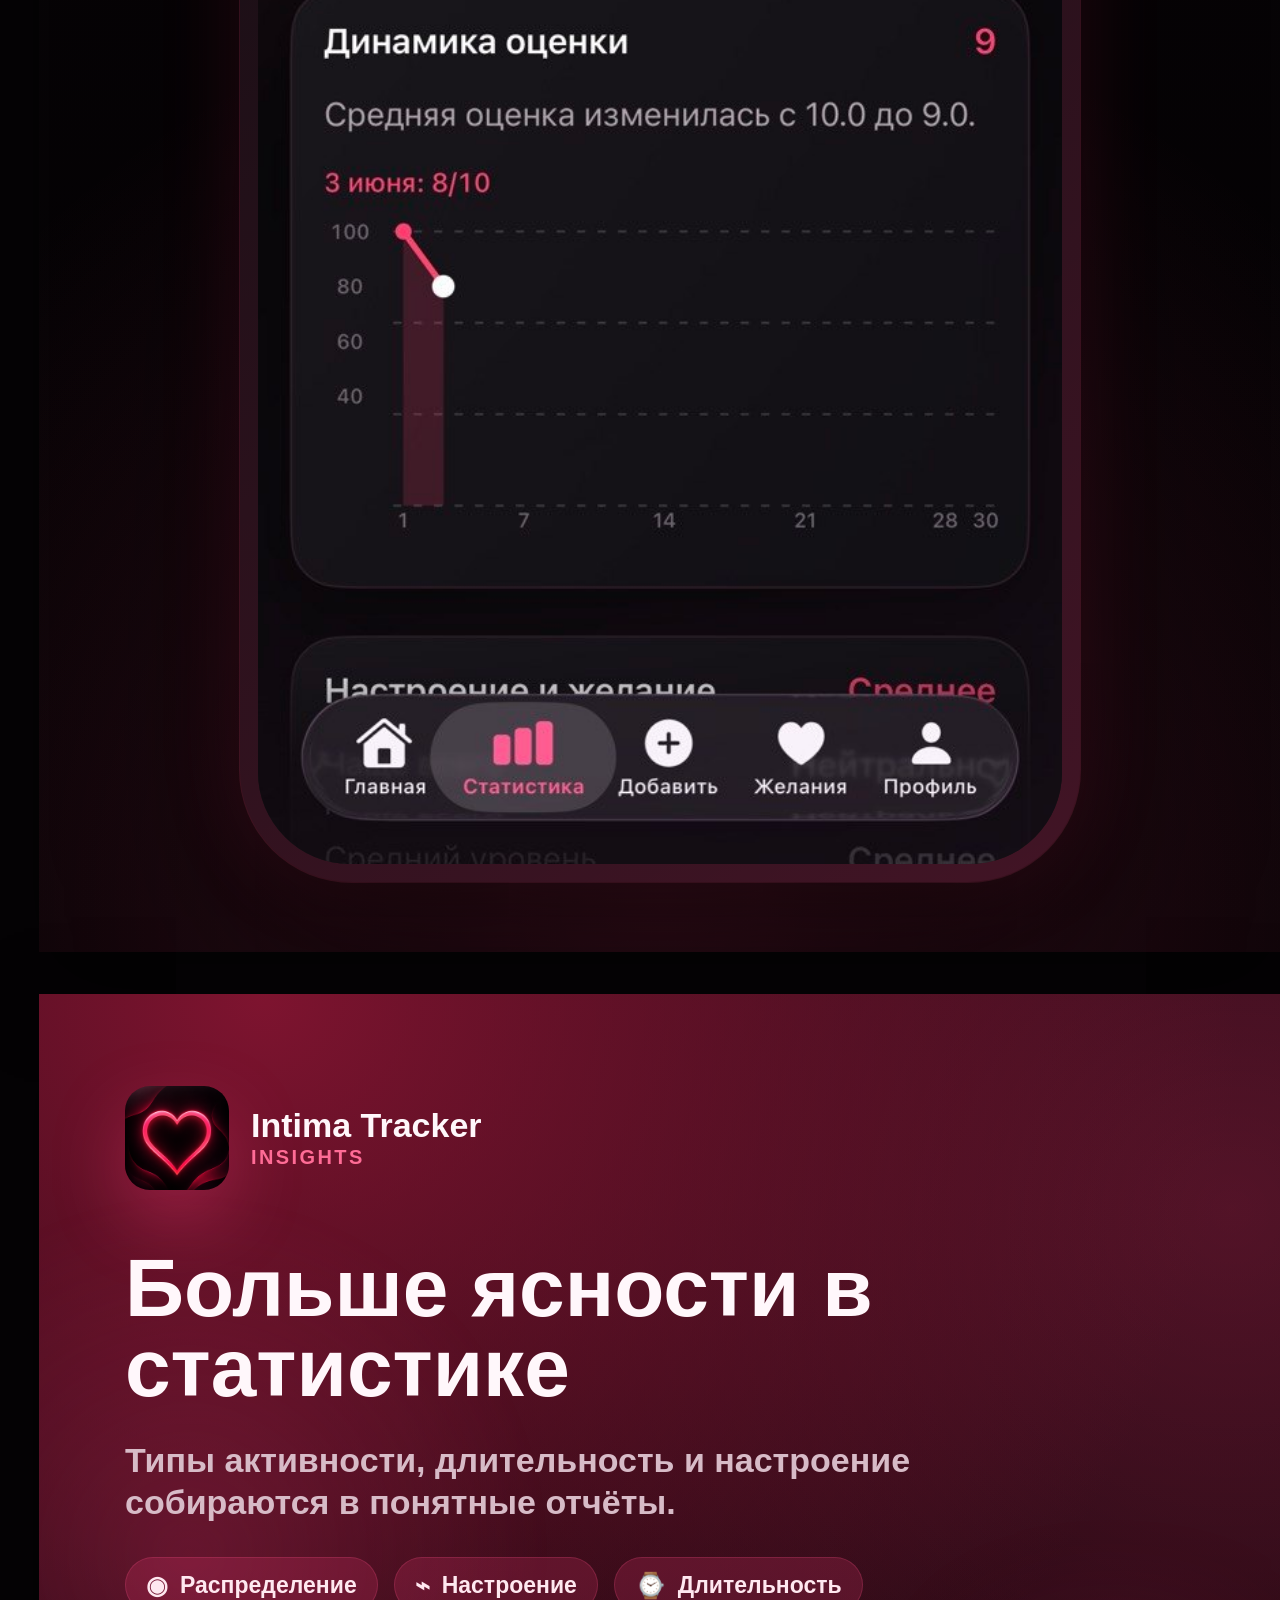
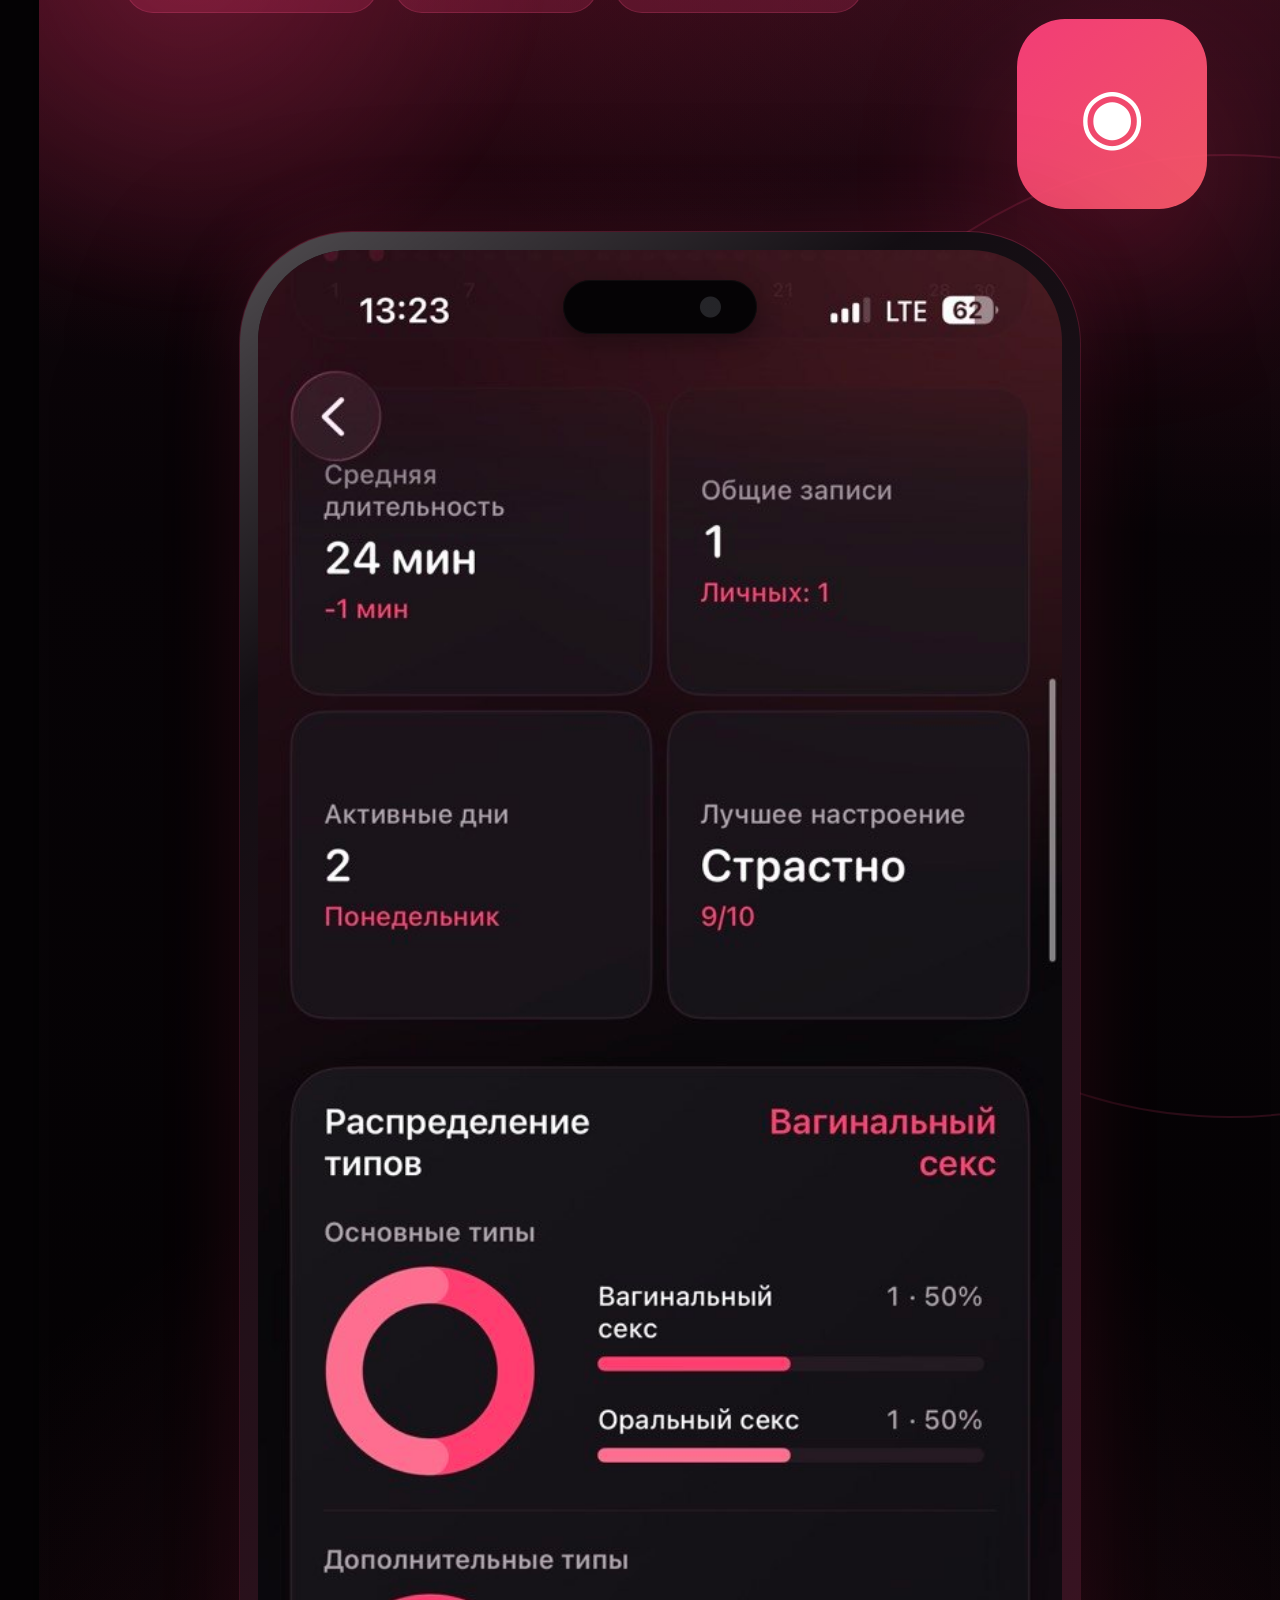
<file: intima-promo-screens.html>
<!DOCTYPE html>
<html lang="ru">
<head>
  <meta charset="UTF-8">
  <meta name="viewport" content="width=device-width, initial-scale=1.0">
  <title>Intima Tracker Promo Screens</title>
  <style>
    :root {
      --bg: #09050a;
      --panel: #161018;
      --panel-2: #21111a;
      --text: #fff7fb;
      --muted: #d7bbc7;
      --pink: #ff3f7d;
      --pink-2: #ff6c96;
      --line: rgba(255, 88, 142, 0.28);
      --shadow: 0 60px 160px rgba(255, 45, 104, 0.26);
    }

    * {
      box-sizing: border-box;
    }

    body {
      margin: 0;
      min-width: 1320px;
      font-family: -apple-system, BlinkMacSystemFont, "Segoe UI", sans-serif;
      color: var(--text);
      background: #050305;
    }

    .toolbar {
      position: sticky;
      top: 0;
      z-index: 20;
      display: flex;
      align-items: center;
      justify-content: space-between;
      padding: 18px 28px;
      background: rgba(5, 3, 5, 0.86);
      backdrop-filter: blur(16px);
      border-bottom: 1px solid var(--line);
    }

    .toolbar strong {
      font-size: 18px;
    }

    .toolbar span {
      color: var(--muted);
      font-size: 14px;
    }

    .language-title {
      width: 1242px;
      margin: 42px auto 18px;
      color: var(--muted);
      font-size: 22px;
      font-weight: 800;
      letter-spacing: 0.08em;
      text-transform: uppercase;
    }

    .artboards {
      display: grid;
      gap: 42px;
      justify-content: center;
      padding-bottom: 80px;
    }

    .shot {
      position: relative;
      width: 1242px;
      height: 2688px;
      overflow: hidden;
      background:
        radial-gradient(circle at 18% 0%, rgba(128, 20, 48, 0.98), transparent 34%),
        radial-gradient(circle at 96% 8%, rgba(255, 55, 112, 0.26), transparent 34%),
        radial-gradient(circle at 50% 98%, rgba(255, 64, 124, 0.18), transparent 34%),
        linear-gradient(180deg, #1b0710 0%, #080407 42%, #030203 100%);
      isolation: isolate;
    }

    .shot::before,
    .shot::after {
      content: "";
      position: absolute;
      inset: auto;
      z-index: -1;
      pointer-events: none;
    }

    .shot::before {
      width: 820px;
      height: 820px;
      left: -260px;
      top: 150px;
      border-radius: 50%;
      background: radial-gradient(circle, rgba(255, 64, 124, 0.2), transparent 62%);
      filter: blur(8px);
    }

    .shot::after {
      width: 960px;
      height: 960px;
      right: -430px;
      top: 760px;
      border-radius: 50%;
      border: 2px solid rgba(255, 64, 124, 0.16);
      transform: rotate(-18deg);
    }

    .top {
      position: relative;
      z-index: 2;
      padding: 92px 86px 0;
    }

    .brand {
      display: flex;
      align-items: center;
      gap: 22px;
      margin-bottom: 58px;
    }

    .brand img {
      width: 104px;
      height: 104px;
      border-radius: 25px;
      box-shadow: 0 28px 72px rgba(255, 64, 124, 0.32);
    }

    .brand-name {
      display: grid;
      gap: 4px;
    }

    .brand-name strong {
      font-size: 34px;
      line-height: 1;
      letter-spacing: 0;
    }

    .brand-name span {
      color: var(--pink-2);
      font-size: 20px;
      font-weight: 850;
      letter-spacing: 0.12em;
      text-transform: uppercase;
    }

    h1 {
      max-width: 980px;
      margin: 0;
      font-size: 82px;
      line-height: 0.98;
      letter-spacing: 0;
    }

    .lead {
      max-width: 860px;
      margin: 30px 0 34px;
      color: var(--muted);
      font-size: 34px;
      line-height: 1.24;
      font-weight: 650;
    }

    .pills {
      display: flex;
      flex-wrap: wrap;
      gap: 16px;
    }

    .pill {
      display: inline-flex;
      align-items: center;
      gap: 12px;
      min-height: 56px;
      padding: 0 20px;
      border-radius: 999px;
      color: #ffe8f0;
      background: rgba(255, 64, 124, 0.18);
      border: 1px solid rgba(255, 86, 140, 0.2);
      font-size: 23px;
      font-weight: 850;
    }

    .pill b {
      font-size: 25px;
    }

    .phone-wrap {
      position: absolute;
      left: 50%;
      bottom: 70px;
      width: 840px;
      height: 1780px;
      transform: translateX(-50%);
      border-radius: 112px;
      padding: 18px;
      background:
        linear-gradient(145deg, rgba(255, 255, 255, 0.28), rgba(255, 255, 255, 0.025) 20%, rgba(255, 64, 124, 0.22) 100%),
        #0d080d;
      box-shadow:
        0 62px 160px rgba(0, 0, 0, 0.68),
        0 0 0 1px rgba(255, 89, 142, 0.22),
        0 0 80px rgba(255, 55, 112, 0.18);
    }

    .phone {
      position: relative;
      width: 100%;
      height: 100%;
      overflow: hidden;
      border-radius: 92px;
      background: #050305;
      box-shadow: inset 0 0 0 1px rgba(255, 255, 255, 0.08);
    }

    .phone::before {
      content: "";
      position: absolute;
      top: 30px;
      left: 50%;
      z-index: 2;
      width: 194px;
      height: 54px;
      transform: translateX(-50%);
      border-radius: 999px;
      background:
        radial-gradient(circle at 76% 50%, rgba(38, 38, 42, 0.96) 0 10px, transparent 11px),
        #050305;
      box-shadow:
        inset 0 0 0 1px rgba(255, 255, 255, 0.04),
        0 8px 26px rgba(0, 0, 0, 0.34);
    }

    .phone img {
      width: 100%;
      height: 100%;
      object-fit: contain;
      object-position: center;
    }

    .glow-card {
      position: absolute;
      right: 74px;
      top: 625px;
      width: 190px;
      height: 190px;
      display: grid;
      place-items: center;
      border-radius: 48px;
      color: #fff;
      font-size: 76px;
      background: linear-gradient(135deg, rgba(255, 64, 124, 0.94), rgba(255, 91, 107, 0.92));
      box-shadow: var(--shadow);
    }

    @media screen {
      .shot {
        box-shadow: 0 32px 90px rgba(0, 0, 0, 0.45);
      }
    }
  </style>
</head>
<body>
  <div class="toolbar">
    <strong>Intima Tracker promo screenshots</strong>
    <span>Each artboard is exactly 1242 × 2688 px. Screenshot/export one artboard at a time.</span>
  </div>

  <div class="language-title">Russian</div>
  <main class="artboards" aria-label="Russian promo screenshots">
    <section class="shot">
      <div class="top">
        <div class="brand">
          <img src="assets/intima/logo.png" alt="Intima Tracker icon">
          <div class="brand-name"><strong>Intima Tracker</strong><span>Private space</span></div>
        </div>
        <h1>Видьте близость в цифрах</h1>
        <p class="lead">События, оценки, серия и последняя запись — всё важное на одном экране.</p>
        <div class="pills"><span class="pill"><b>❤</b> Балл близости</span><span class="pill"><b>✦</b> Динамика</span><span class="pill"><b>▣</b> Статистика</span></div>
      </div>
      <div class="glow-card">❤</div>
      <div class="phone-wrap"><div class="phone"><img src="assets/intima/promo-screens/ru/photo_1_2026-06-03_13-27-04.jpg" alt=""></div></div>
    </section>

    <section class="shot">
      <div class="top">
        <div class="brand">
          <img src="assets/intima/logo.png" alt="Intima Tracker icon">
          <div class="brand-name"><strong>Intima Tracker</strong><span>Patterns</span></div>
        </div>
        <h1>Понимайте привычки пары</h1>
        <p class="lead">Смотрите, что часто сопровождает близость и в какое время всё проходит лучше.</p>
        <div class="pills"><span class="pill"><b>↗</b> Связи</span><span class="pill"><b>◷</b> Время суток</span><span class="pill"><b>▦</b> Тепловая карта</span></div>
      </div>
      <div class="glow-card">◷</div>
      <div class="phone-wrap"><div class="phone"><img src="assets/intima/promo-screens/ru/photo_2_2026-06-03_13-27-04.jpg" alt=""></div></div>
    </section>

    <section class="shot">
      <div class="top">
        <div class="brand">
          <img src="assets/intima/logo.png" alt="Intima Tracker icon">
          <div class="brand-name"><strong>Intima Tracker</strong><span>Desires</span></div>
        </div>
        <h1>Желания без неловкости</h1>
        <p class="lead">Сохраняйте идеи, отмечайте интерес и делитесь тем, что хочется попробовать.</p>
        <div class="pills"><span class="pill"><b>♥</b> Желания</span><span class="pill"><b>☰</b> Списки</span><span class="pill"><b>●</b> Для двоих</span></div>
      </div>
      <div class="glow-card">♥</div>
      <div class="phone-wrap"><div class="phone"><img src="assets/intima/promo-screens/ru/photo_3_2026-06-03_13-27-04.jpg" alt=""></div></div>
    </section>

    <section class="shot">
      <div class="top">
        <div class="brand">
          <img src="assets/intima/logo.png" alt="Intima Tracker icon">
          <div class="brand-name"><strong>Intima Tracker</strong><span>Fast logging</span></div>
        </div>
        <h1>Запись за пару касаний</h1>
        <p class="lead">Выберите тип события, добавьте детали и сохраните историю без лишних шагов.</p>
        <div class="pills"><span class="pill"><b>＋</b> Быстро</span><span class="pill"><b>✎</b> Детали</span><span class="pill"><b>⚑</b> Типы событий</span></div>
      </div>
      <div class="glow-card">＋</div>
      <div class="phone-wrap"><div class="phone"><img src="assets/intima/promo-screens/ru/photo_4_2026-06-03_13-27-04.jpg" alt=""></div></div>
    </section>

    <section class="shot">
      <div class="top">
        <div class="brand">
          <img src="assets/intima/logo.png" alt="Intima Tracker icon">
          <div class="brand-name"><strong>Intima Tracker</strong><span>Dynamics</span></div>
        </div>
        <h1>Следите за динамикой</h1>
        <p class="lead">Активные дни, оценка и настроение помогают увидеть изменения в отношениях.</p>
        <div class="pills"><span class="pill"><b>▰</b> Активные дни</span><span class="pill"><b>☆</b> Оценка</span><span class="pill"><b>↘</b> Тренды</span></div>
      </div>
      <div class="glow-card">☆</div>
      <div class="phone-wrap"><div class="phone"><img src="assets/intima/promo-screens/ru/photo_5_2026-06-03_13-27-04.jpg" alt=""></div></div>
    </section>

    <section class="shot">
      <div class="top">
        <div class="brand">
          <img src="assets/intima/logo.png" alt="Intima Tracker icon">
          <div class="brand-name"><strong>Intima Tracker</strong><span>Insights</span></div>
        </div>
        <h1>Больше ясности в статистике</h1>
        <p class="lead">Типы активности, длительность и настроение собираются в понятные отчёты.</p>
        <div class="pills"><span class="pill"><b>◉</b> Распределение</span><span class="pill"><b>⌁</b> Настроение</span><span class="pill"><b>⌚</b> Длительность</span></div>
      </div>
      <div class="glow-card">◉</div>
      <div class="phone-wrap"><div class="phone"><img src="assets/intima/promo-screens/ru/photo_6_2026-06-03_13-27-04.jpg" alt=""></div></div>
    </section>
  </main>

  <div class="language-title">English</div>
  <main class="artboards" aria-label="English promo screenshots">
    <section class="shot">
      <div class="top">
        <div class="brand">
          <img src="assets/intima/logo.png" alt="Intima Tracker icon">
          <div class="brand-name"><strong>Intima Tracker</strong><span>Private space</span></div>
        </div>
        <h1>Track closeness beautifully</h1>
        <p class="lead">Events, ratings, streaks, and your latest entry stay visible in one private place.</p>
        <div class="pills"><span class="pill"><b>❤</b> Closeness score</span><span class="pill"><b>✦</b> Progress</span><span class="pill"><b>▣</b> Statistics</span></div>
      </div>
      <div class="glow-card">❤</div>
      <div class="phone-wrap"><div class="phone"><img src="assets/intima/promo-screens/en/photo_1_2026-06-03_10-25-38.jpg" alt=""></div></div>
    </section>

    <section class="shot">
      <div class="top">
        <div class="brand">
          <img src="assets/intima/logo.png" alt="Intima Tracker icon">
          <div class="brand-name"><strong>Intima Tracker</strong><span>Fast logging</span></div>
        </div>
        <h1>Log moments in seconds</h1>
        <p class="lead">Choose event types, add details, and keep your relationship history organized.</p>
        <div class="pills"><span class="pill"><b>＋</b> Quick add</span><span class="pill"><b>✎</b> Details</span><span class="pill"><b>⚑</b> Event types</span></div>
      </div>
      <div class="glow-card">＋</div>
      <div class="phone-wrap"><div class="phone"><img src="assets/intima/promo-screens/en/photo_5_2026-06-03_10-25-38.jpg" alt=""></div></div>
    </section>

    <section class="shot">
      <div class="top">
        <div class="brand">
          <img src="assets/intima/logo.png" alt="Intima Tracker icon">
          <div class="brand-name"><strong>Intima Tracker</strong><span>Desires</span></div>
        </div>
        <h1>Save desires privately</h1>
        <p class="lead">Keep ideas, rate interest, and share what you want to try with your partner.</p>
        <div class="pills"><span class="pill"><b>♥</b> Desires</span><span class="pill"><b>☰</b> Lists</span><span class="pill"><b>●</b> Partner space</span></div>
      </div>
      <div class="glow-card">♥</div>
      <div class="phone-wrap"><div class="phone"><img src="assets/intima/promo-screens/en/photo_6_2026-06-03_10-25-38.jpg" alt=""></div></div>
    </section>

    <section class="shot">
      <div class="top">
        <div class="brand">
          <img src="assets/intima/logo.png" alt="Intima Tracker icon">
          <div class="brand-name"><strong>Intima Tracker</strong><span>Patterns</span></div>
        </div>
        <h1>Understand your patterns</h1>
        <p class="lead">See what often accompanies intimacy and which time of day works best.</p>
        <div class="pills"><span class="pill"><b>↗</b> Pairings</span><span class="pill"><b>◷</b> Time of day</span><span class="pill"><b>▦</b> Heatmap</span></div>
      </div>
      <div class="glow-card">◷</div>
      <div class="phone-wrap"><div class="phone"><img src="assets/intima/promo-screens/en/photo_2_2026-06-03_10-25-38.jpg" alt=""></div></div>
    </section>

    <section class="shot">
      <div class="top">
        <div class="brand">
          <img src="assets/intima/logo.png" alt="Intima Tracker icon">
          <div class="brand-name"><strong>Intima Tracker</strong><span>Insights</span></div>
        </div>
        <h1>Turn moments into insights</h1>
        <p class="lead">Activity types, duration, and mood become clear private statistics.</p>
        <div class="pills"><span class="pill"><b>◉</b> Distribution</span><span class="pill"><b>⌁</b> Mood</span><span class="pill"><b>⌚</b> Duration</span></div>
      </div>
      <div class="glow-card">◉</div>
      <div class="phone-wrap"><div class="phone"><img src="assets/intima/promo-screens/en/photo_3_2026-06-03_10-25-38.jpg" alt=""></div></div>
    </section>

    <section class="shot">
      <div class="top">
        <div class="brand">
          <img src="assets/intima/logo.png" alt="Intima Tracker icon">
          <div class="brand-name"><strong>Intima Tracker</strong><span>Dynamics</span></div>
        </div>
        <h1>Watch the relationship rhythm</h1>
        <p class="lead">Active days and rating dynamics reveal how your connection changes over time.</p>
        <div class="pills"><span class="pill"><b>▰</b> Active days</span><span class="pill"><b>☆</b> Rating</span><span class="pill"><b>↘</b> Trends</span></div>
      </div>
      <div class="glow-card">☆</div>
      <div class="phone-wrap"><div class="phone"><img src="assets/intima/promo-screens/en/photo_4_2026-06-03_10-25-38.jpg" alt=""></div></div>
    </section>
  </main>
</body>
</html>
</file>
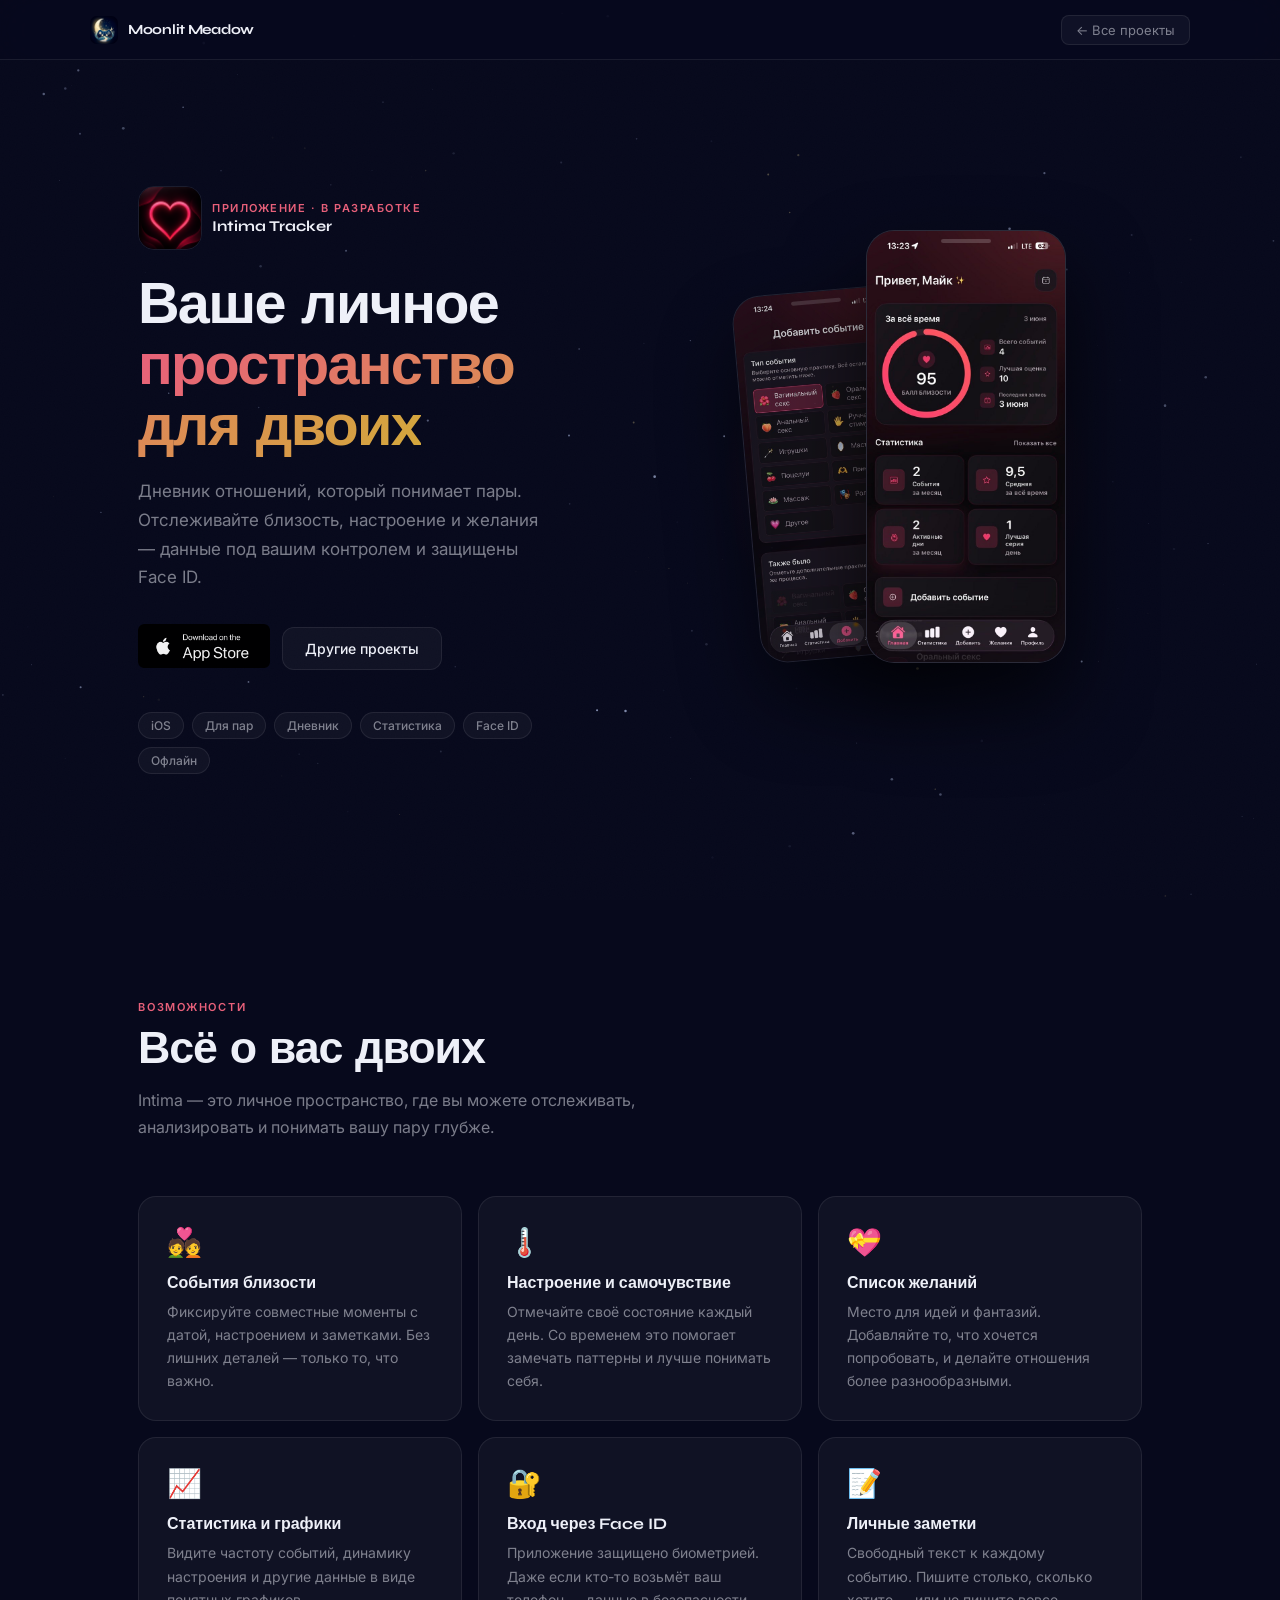
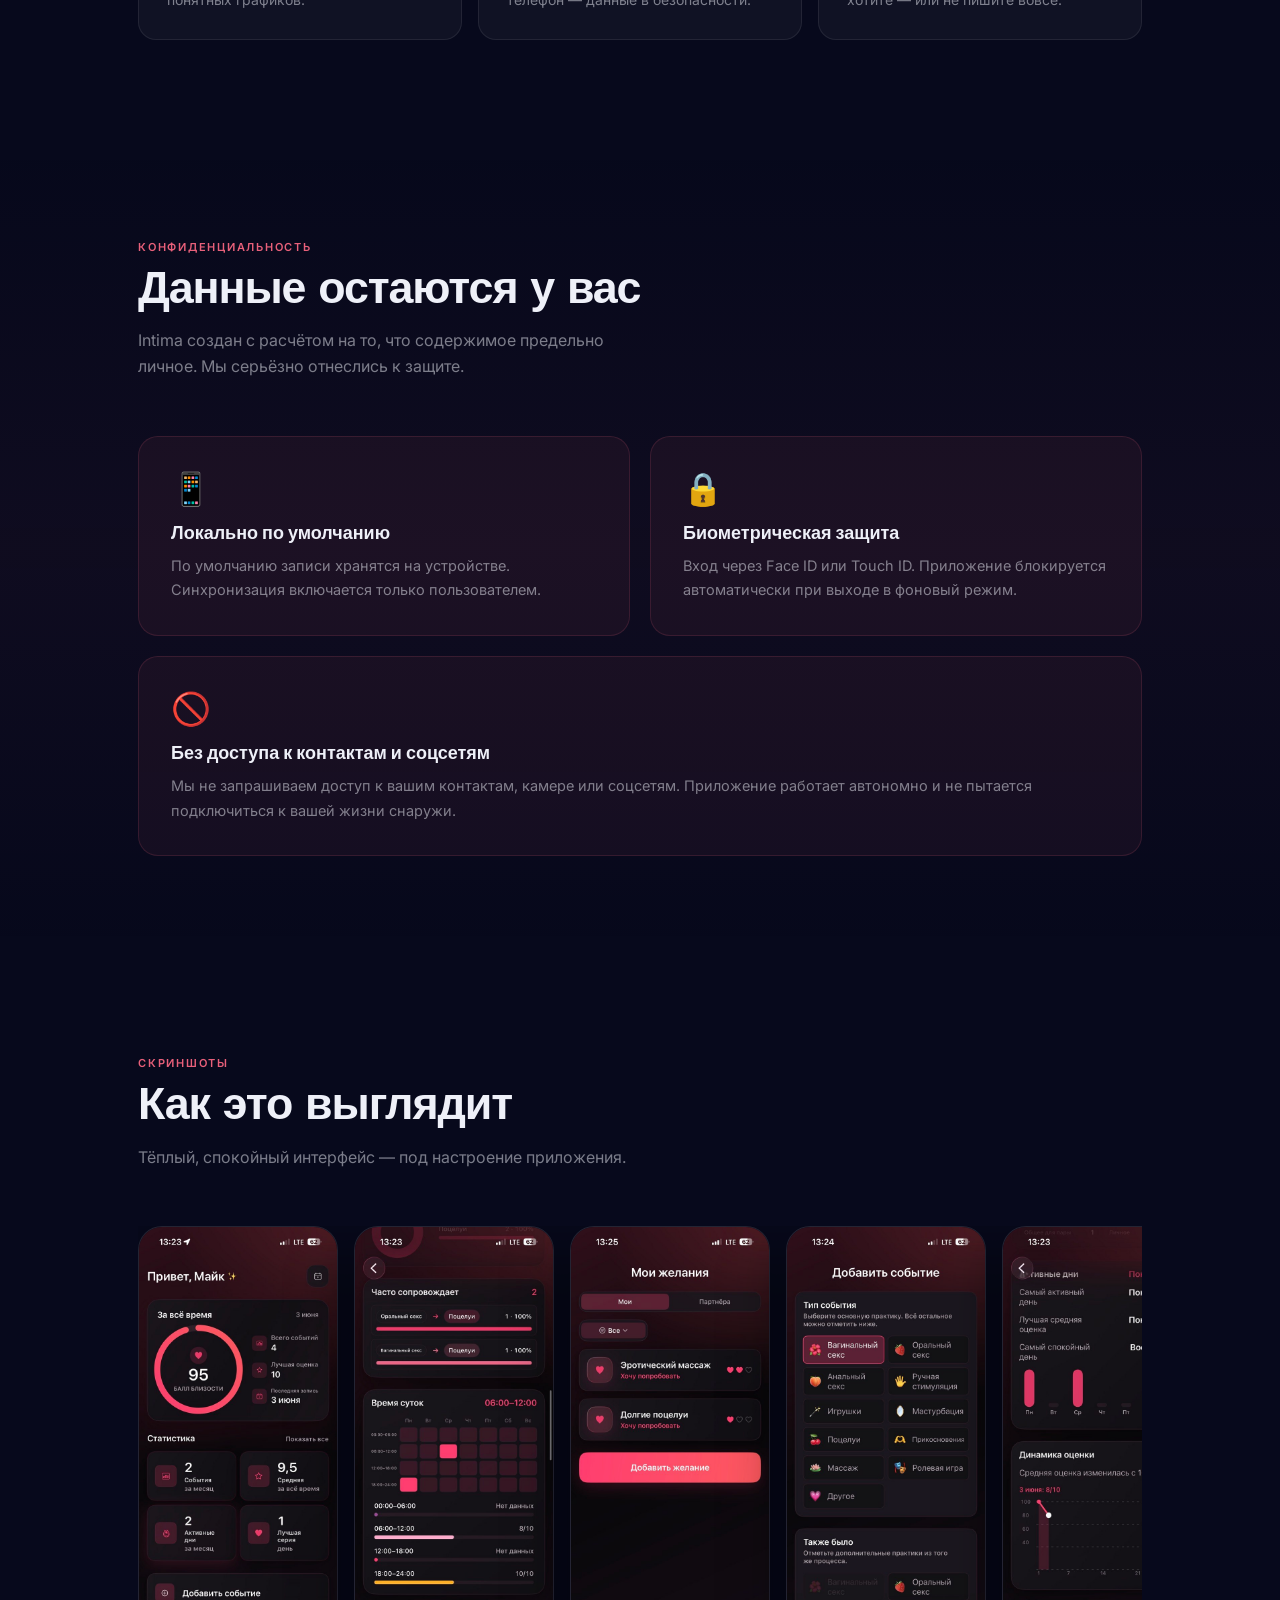
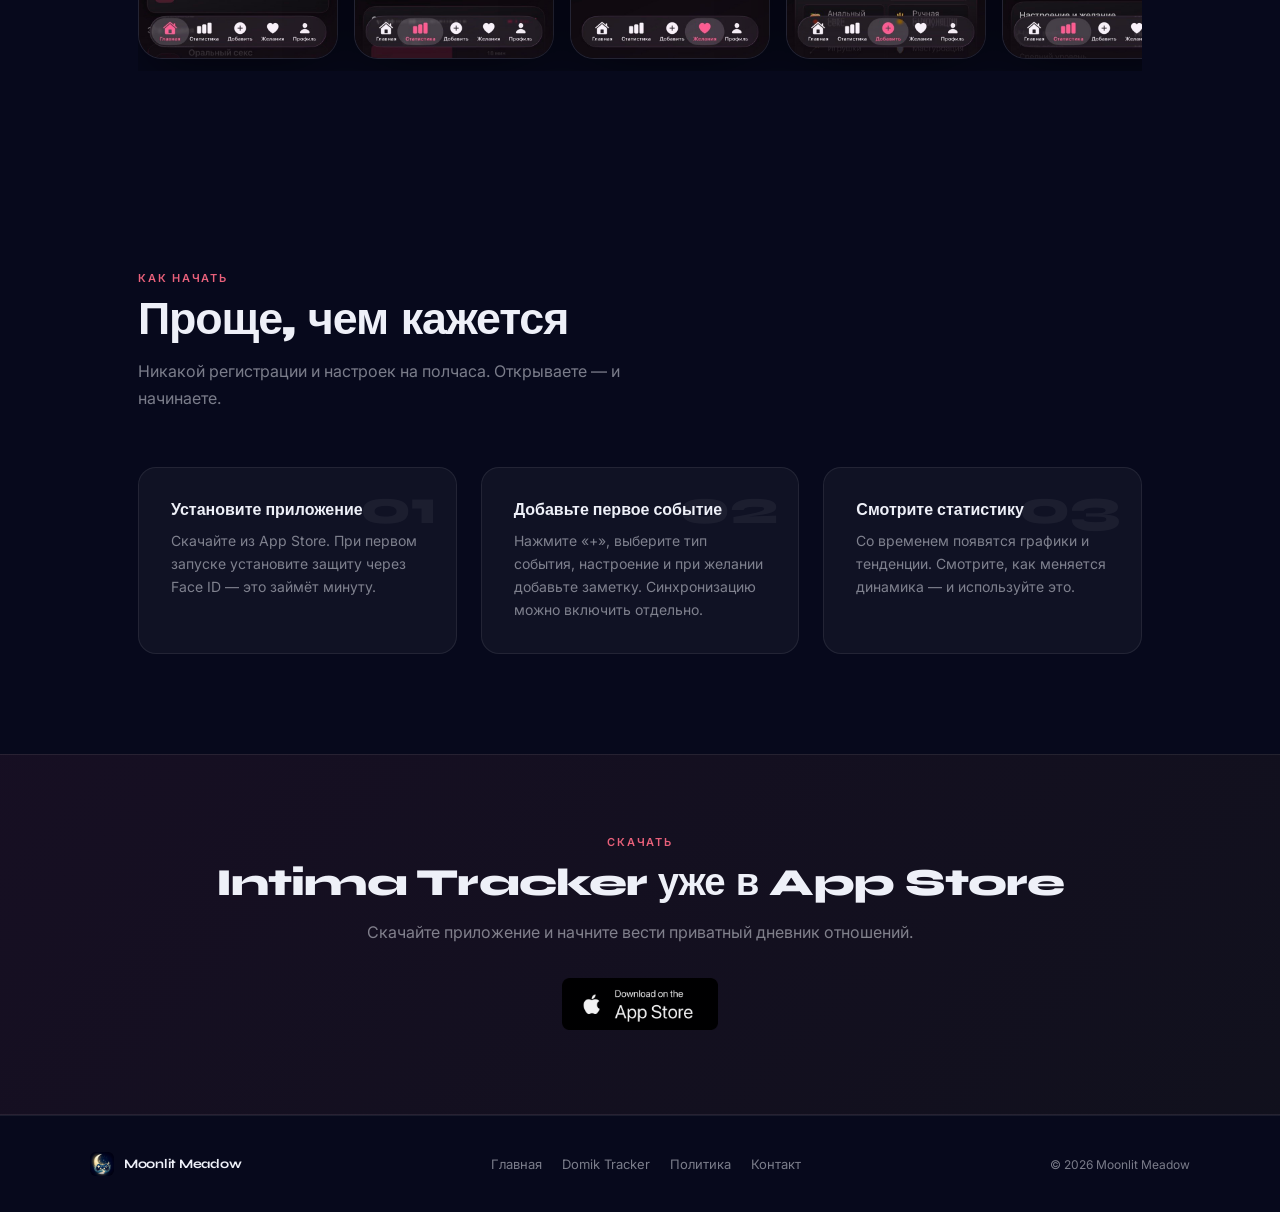
<file: intima-tracker.html>
<!DOCTYPE html>
<html lang="ru">
<head>
  <meta charset="UTF-8">
  <meta name="viewport" content="width=device-width, initial-scale=1.0">
  <title>Intima Tracker — Moonlit Meadow</title>
  <link rel="preconnect" href="https://fonts.googleapis.com">
  <link rel="preconnect" href="https://fonts.gstatic.com" crossorigin>
  <link href="https://fonts.googleapis.com/css2?family=Syne:wght@600;700;800&family=Inter:wght@300;400;500&display=swap" rel="stylesheet">
  <style>
    *, *::before, *::after { box-sizing: border-box; margin: 0; padding: 0; }
    :root {
      --bg: #07091c;
      --surf: rgba(255,255,255,0.04);
      --surf2: rgba(255,255,255,0.07);
      --border: rgba(255,255,255,0.08);
      --text: #eef0f8;
      --muted: rgba(238,240,248,0.5);
      --accent: #d4a83c;
      --accent-dim: rgba(212,168,60,0.18);
      --rose: #e8607a;
      --rose-dim: rgba(232,96,122,0.16);
      --teal: #5db8e8;
    }
    html { scroll-behavior: smooth; }
    body { font-family: 'Inter', sans-serif; background: var(--bg); color: var(--text); overflow-x: hidden; }

    #stars { position: fixed; inset: 0; z-index: 0; pointer-events: none; }
    body::after {
      content: ''; position: fixed; inset: 0; z-index: 1; pointer-events: none; opacity: .3;
      background-image: url("data:image/svg+xml,%3Csvg xmlns='http://www.w3.org/2000/svg' width='300' height='300'%3E%3Cfilter id='n'%3E%3CfeTurbulence type='fractalNoise' baseFrequency='.85' numOctaves='4' stitchTiles='stitch'/%3E%3C/filter%3E%3Crect width='300' height='300' filter='url(%23n)' opacity='.06'/%3E%3C/svg%3E");
      background-size: 300px 300px;
    }
    .layer { position: relative; z-index: 2; }

    /* NAV */
    nav {
      position: fixed; top: 0; left: 0; right: 0; z-index: 90;
      height: 60px; display: flex; align-items: center; padding: 0 48px;
      background: rgba(7,9,28,.75); backdrop-filter: blur(24px) saturate(1.4);
      border-bottom: 1px solid var(--border);
    }
    .nav-inner { max-width: 1100px; width: 100%; margin: 0 auto; display: flex; align-items: center; }
    .nav-logo { display: flex; align-items: center; gap: 10px; text-decoration: none; color: var(--text); }
    .nav-logo img { width: 28px; height: 28px; border-radius: 7px; object-fit: cover; }
    .nav-logo-text { font-family: 'Syne', sans-serif; font-weight: 700; font-size: 14px; letter-spacing: -.02em; }
    .back-link { margin-left: auto; color: var(--muted); text-decoration: none; font-size: 13px; display: flex; align-items: center; gap: 6px; padding: 6px 14px; border-radius: 8px; border: 1px solid var(--border); background: var(--surf); transition: all .2s; }
    .back-link:hover { color: var(--text); border-color: rgba(255,255,255,.15); }

    /* HERO */
    .hero {
      min-height: 100vh; padding: 60px 48px 0;
      display: grid; grid-template-columns: 1fr 1fr;
      align-items: center; gap: 60px;
      max-width: 1100px; margin: 0 auto;
    }
    .hero-left { padding: 60px 0; }
    .app-eyebrow { display: flex; align-items: center; gap: 10px; margin-bottom: 24px; }
    .app-icon-lg { width: 64px; height: 64px; border-radius: 16px; overflow: hidden; border: 1px solid var(--border); flex-shrink: 0; }
    .app-icon-lg img { width: 100%; height: 100%; object-fit: cover; }
    .app-eyebrow-label { font-size: 11px; font-weight: 600; letter-spacing: .14em; text-transform: uppercase; color: var(--rose); margin-bottom: 2px; }
    .app-eyebrow-name { font-family: 'Syne', sans-serif; font-weight: 700; font-size: 15px; }

    .hero-title {
      font-family: 'Syne', sans-serif;
      font-size: clamp(36px, 4.5vw, 60px);
      font-weight: 800; letter-spacing: -.03em; line-height: 1.06;
      margin-bottom: 20px;
    }
    .hero-title .hl {
      background: linear-gradient(120deg, var(--rose) 0%, var(--accent) 100%);
      -webkit-background-clip: text; -webkit-text-fill-color: transparent; background-clip: text;
    }
    .hero-desc { font-size: 17px; line-height: 1.7; color: var(--muted); margin-bottom: 32px; max-width: 420px; }

    .hero-actions { display: flex; gap: 12px; align-items: center; flex-wrap: wrap; margin-bottom: 40px; }
    .badge-img { height: 44px; opacity: .95; transition: opacity .2s; }
    .badge-img:hover { opacity: 1; }
    .btn-fill { display: inline-flex; align-items: center; gap: 8px; padding: 13px 26px; border-radius: 12px; font-size: 14.5px; font-weight: 500; text-decoration: none; background: var(--rose); color: #fff; box-shadow: 0 4px 28px var(--rose-dim); transition: all .2s; }
    .btn-fill:hover { background: #f07089; transform: translateY(-1px); }
    .btn-ghost { display: inline-flex; align-items: center; gap: 8px; padding: 12px 22px; border-radius: 12px; font-size: 14px; font-weight: 500; text-decoration: none; background: var(--surf); color: var(--text); border: 1px solid var(--border); transition: all .2s; }
    .btn-ghost:hover { background: var(--surf2); border-color: rgba(255,255,255,.15); }

    .hero-tags { display: flex; flex-wrap: wrap; gap: 8px; }
    .htag { padding: 5px 12px; background: var(--surf); border: 1px solid var(--border); border-radius: 999px; font-size: 12px; font-weight: 500; color: var(--muted); }

    /* HERO PHONES */
    .hero-right { display: flex; justify-content: center; align-items: center; height: 600px; position: relative; }
    .hero-right::before { content: ''; position: absolute; width: 380px; height: 380px; border-radius: 50%; background: radial-gradient(circle, var(--rose-dim), transparent 70%); pointer-events: none; }
    .phone-stack { position: relative; width: 320px; height: 540px; }
    .ph {
      position: absolute; border-radius: 28px;
      border: 1.5px solid rgba(255,255,255,.13); overflow: hidden;
      background: #0b0b1c;
      box-shadow: 0 2px 0 rgba(255,255,255,.06) inset, 0 40px 80px rgba(0,0,0,.7);
    }
    .ph img { width: 100%; height: 100%; object-fit: cover; display: block; }
    .ph-notch { position: absolute; top: 8px; left: 50%; transform: translateX(-50%); width: 50px; height: 4px; background: rgba(255,255,255,.18); border-radius: 2px; z-index: 5; }
    .ph-main { width: 200px; height: 433px; right: 0; top: 20px; z-index: 3; }
    .ph-back { width: 170px; height: 368px; left: 0; top: 80px; z-index: 1; transform: rotate(-5deg); opacity: .8; }

    /* SECTIONS */
    .sec { position: relative; z-index: 2; }
    .sec-inner { max-width: 1100px; margin: 0 auto; padding: 100px 48px; }
    .sec-label { font-size: 11px; font-weight: 600; letter-spacing: .16em; text-transform: uppercase; color: var(--rose); margin-bottom: 10px; }
    .sec-title { font-family: 'Syne', sans-serif; font-size: clamp(28px, 3.5vw, 46px); font-weight: 800; letter-spacing: -.025em; line-height: 1.1; margin-bottom: 14px; }
    .sec-sub { font-size: 16px; line-height: 1.65; color: var(--muted); max-width: 520px; margin-bottom: 56px; }

    /* FEATURES */
    .features-grid { display: grid; grid-template-columns: repeat(3, 1fr); gap: 16px; }
    .feat-card {
      padding: 28px; border-radius: 18px;
      background: var(--surf); border: 1px solid var(--border);
      transition: background .2s, border-color .2s;
    }
    .feat-card:hover { background: var(--surf2); border-color: rgba(255,255,255,.12); }
    .feat-icon { font-size: 28px; margin-bottom: 14px; }
    .feat-title { font-family: 'Syne', sans-serif; font-size: 16px; font-weight: 700; margin-bottom: 8px; }
    .feat-desc { font-size: 14px; line-height: 1.65; color: var(--muted); }

    /* PRIVACY HIGHLIGHT */
    .priv-block {
      display: grid; grid-template-columns: 1fr 1fr; gap: 20px;
    }
    .priv-card {
      padding: 32px; border-radius: 20px;
      background: rgba(232,96,122,.06); border: 1px solid rgba(232,96,122,.15);
    }
    .priv-card.wide { grid-column: span 2; }
    .priv-icon { font-size: 32px; margin-bottom: 14px; }
    .priv-title { font-family: 'Syne', sans-serif; font-size: 18px; font-weight: 700; margin-bottom: 10px; }
    .priv-desc { font-size: 14.5px; line-height: 1.7; color: var(--muted); }

    /* SCREENSHOTS */
    .shots-track {
      display: flex; gap: 16px; overflow-x: auto; padding-bottom: 12px;
      scrollbar-width: thin; scrollbar-color: var(--border) transparent;
    }
    .shots-track::-webkit-scrollbar { height: 4px; }
    .shots-track::-webkit-scrollbar-thumb { background: var(--border); border-radius: 2px; }
    .shot-ph {
      flex-shrink: 0; width: 200px; height: 433px; border-radius: 24px;
      border: 1.5px solid rgba(255,255,255,.1); overflow: hidden;
      background: #0b0b1c; box-shadow: 0 20px 60px rgba(0,0,0,.5);
    }
    .shot-ph img { width: 100%; height: 100%; object-fit: cover; display: block; }

    /* STEPS */
    .steps { display: grid; grid-template-columns: repeat(3, 1fr); gap: 24px; }
    .step { padding: 32px; border-radius: 18px; background: var(--surf); border: 1px solid var(--border); position: relative; }
    .step-num { font-family: 'Syne', sans-serif; font-size: 48px; font-weight: 800; color: rgba(255,255,255,.05); position: absolute; top: 16px; right: 20px; line-height: 1; }
    .step-title { font-family: 'Syne', sans-serif; font-size: 16px; font-weight: 700; margin-bottom: 10px; }
    .step-desc { font-size: 14px; line-height: 1.65; color: var(--muted); }

    /* CTA */
    .cta-section { background: linear-gradient(135deg, rgba(232,96,122,.07) 0%, rgba(212,168,60,.05) 100%); border-top: 1px solid var(--border); border-bottom: 1px solid var(--border); }
    .cta-inner { max-width: 1100px; margin: 0 auto; padding: 80px 48px; text-align: center; }
    .cta-title { font-family: 'Syne', sans-serif; font-size: clamp(28px, 3vw, 44px); font-weight: 800; letter-spacing: -.025em; margin-bottom: 16px; }
    .cta-sub { font-size: 16px; color: var(--muted); margin-bottom: 36px; }

    /* FOOTER */
    footer { position: relative; z-index: 2; border-top: 1px solid var(--border); padding: 36px 48px; }
    .foot-inner { max-width: 1100px; margin: 0 auto; display: flex; align-items: center; justify-content: space-between; flex-wrap: wrap; gap: 16px; }
    .foot-logo { display: flex; align-items: center; gap: 10px; text-decoration: none; color: var(--text); }
    .foot-logo img { width: 24px; height: 24px; border-radius: 6px; object-fit: cover; }
    .foot-logo span { font-family: 'Syne', sans-serif; font-weight: 700; font-size: 13px; letter-spacing: -.02em; }
    .foot-links { display: flex; gap: 20px; }
    .foot-links a { color: var(--muted); text-decoration: none; font-size: 13px; transition: color .2s; }
    .foot-links a:hover { color: var(--text); }
    .foot-copy { font-size: 12px; color: var(--muted); }

    /* SCROLL REVEAL */
    .rv { opacity: 0; transform: translateY(24px); transition: opacity .7s ease, transform .7s ease; }
    .rv.d1 { transition-delay: .1s; } .rv.d2 { transition-delay: .2s; } .rv.d3 { transition-delay: .3s; }
    .rv.show { opacity: 1; transform: none; }

    @media (max-width: 860px) {
      nav { padding: 0 20px; }
      .hero { grid-template-columns: 1fr; padding: 80px 24px 0; min-height: auto; gap: 40px; }
      .hero-right { height: 380px; }
      .ph-main { width: 160px; height: 346px; }
      .ph-back { width: 136px; height: 294px; }
      .sec-inner { padding: 70px 24px; }
      .features-grid { grid-template-columns: 1fr 1fr; }
      .priv-block { grid-template-columns: 1fr; }
      .priv-card.wide { grid-column: span 1; }
      .steps { grid-template-columns: 1fr; }
      footer { padding: 32px 24px; }
      .foot-inner { flex-direction: column; text-align: center; }
      .cta-inner { padding: 60px 24px; }
    }
    @media (max-width: 560px) {
      .features-grid { grid-template-columns: 1fr; }
    }
  </style>
</head>
<body>

<canvas id="stars"></canvas>

<div class="layer">

  <nav>
    <div class="nav-inner">
      <a href="index.html" class="nav-logo">
        <img src="assets/logo.png" alt="MMS">
        <span class="nav-logo-text">Moonlit Meadow</span>
      </a>
      <a href="index.html" class="back-link">← Все проекты</a>
    </div>
  </nav>

  <!-- HERO -->
  <div class="hero">
    <div class="hero-left">
      <div class="app-eyebrow">
        <div class="app-icon-lg">
          <img src="assets/intima/logo.png" alt="Intima">
        </div>
        <div>
          <div class="app-eyebrow-label">Приложение · В разработке</div>
          <div class="app-eyebrow-name">Intima Tracker</div>
        </div>
      </div>

      <h1 class="hero-title">
        Ваше личное<br>
        <span class="hl">пространство для двоих</span>
      </h1>

      <p class="hero-desc">
        Дневник отношений, который понимает пары. Отслеживайте близость, настроение и желания — данные под вашим контролем и защищены Face ID.
      </p>

      <div class="hero-actions">
        <a href="https://apps.apple.com/us/app/intima-tracker/id6772468019" target="_blank">
          <img class="badge-img" src="assets/app-store-badge.png" alt="App Store">
        </a>
        <a href="index.html" class="btn-ghost">Другие проекты</a>
      </div>

      <div class="hero-tags">
        <span class="htag">iOS</span>
        <span class="htag">Для пар</span>
        <span class="htag">Дневник</span>
        <span class="htag">Статистика</span>
        <span class="htag">Face ID</span>
        <span class="htag">Офлайн</span>
      </div>
    </div>

    <div class="hero-right">
      <div class="phone-stack">
        <div class="ph ph-back">
          <div class="ph-notch"></div>
          <img src="assets/intima/promo-screens/ru/photo_4_2026-06-03_13-27-04.jpg" alt="">
        </div>
        <div class="ph ph-main">
          <div class="ph-notch"></div>
          <img src="assets/intima/promo-screens/ru/photo_1_2026-06-03_13-27-04.jpg" alt="">
        </div>
      </div>
    </div>
  </div>

  <!-- FEATURES -->
  <section class="sec">
    <div class="sec-inner">
      <div class="rv">
        <div class="sec-label">Возможности</div>
        <h2 class="sec-title">Всё о вас двоих</h2>
        <p class="sec-sub">Intima — это личное пространство, где вы можете отслеживать, анализировать и понимать вашу пару глубже.</p>
      </div>
      <div class="features-grid">
        <div class="feat-card rv">
          <div class="feat-icon">💑</div>
          <div class="feat-title">События близости</div>
          <div class="feat-desc">Фиксируйте совместные моменты с датой, настроением и заметками. Без лишних деталей — только то, что важно.</div>
        </div>
        <div class="feat-card rv d1">
          <div class="feat-icon">🌡️</div>
          <div class="feat-title">Настроение и самочувствие</div>
          <div class="feat-desc">Отмечайте своё состояние каждый день. Со временем это помогает замечать паттерны и лучше понимать себя.</div>
        </div>
        <div class="feat-card rv d2">
          <div class="feat-icon">💝</div>
          <div class="feat-title">Список желаний</div>
          <div class="feat-desc">Место для идей и фантазий. Добавляйте то, что хочется попробовать, и делайте отношения более разнообразными.</div>
        </div>
        <div class="feat-card rv">
          <div class="feat-icon">📈</div>
          <div class="feat-title">Статистика и графики</div>
          <div class="feat-desc">Видите частоту событий, динамику настроения и другие данные в виде понятных графиков.</div>
        </div>
        <div class="feat-card rv d1">
          <div class="feat-icon">🔐</div>
          <div class="feat-title">Вход через Face ID</div>
          <div class="feat-desc">Приложение защищено биометрией. Даже если кто-то возьмёт ваш телефон — данные в безопасности.</div>
        </div>
        <div class="feat-card rv d2">
          <div class="feat-icon">📝</div>
          <div class="feat-title">Личные заметки</div>
          <div class="feat-desc">Свободный текст к каждому событию. Пишите столько, сколько хотите — или не пишите вовсе.</div>
        </div>
      </div>
    </div>
  </section>

  <!-- PRIVACY BLOCK -->
  <section class="sec" style="background: linear-gradient(180deg, transparent, rgba(232,96,122,.04), transparent);">
    <div class="sec-inner">
      <div class="rv">
        <div class="sec-label">Конфиденциальность</div>
        <h2 class="sec-title">Данные остаются у вас</h2>
        <p class="sec-sub">Intima создан с расчётом на то, что содержимое предельно личное. Мы серьёзно отнеслись к защите.</p>
      </div>
      <div class="priv-block">
        <div class="priv-card rv">
          <div class="priv-icon">📱</div>
          <div class="priv-title">Локально по умолчанию</div>
          <div class="priv-desc">По умолчанию записи хранятся на устройстве. Синхронизация включается только пользователем.</div>
        </div>
        <div class="priv-card rv d1">
          <div class="priv-icon">🔒</div>
          <div class="priv-title">Биометрическая защита</div>
          <div class="priv-desc">Вход через Face ID или Touch ID. Приложение блокируется автоматически при выходе в фоновый режим.</div>
        </div>
        <div class="priv-card wide rv d2">
          <div class="priv-icon">🚫</div>
          <div class="priv-title">Без доступа к контактам и соцсетям</div>
          <div class="priv-desc">Мы не запрашиваем доступ к вашим контактам, камере или соцсетям. Приложение работает автономно и не пытается подключиться к вашей жизни снаружи.</div>
        </div>
      </div>
    </div>
  </section>

  <!-- SCREENSHOTS -->
  <section class="sec">
    <div class="sec-inner">
      <div class="rv">
        <div class="sec-label">Скриншоты</div>
        <h2 class="sec-title">Как это выглядит</h2>
        <p class="sec-sub">Тёплый, спокойный интерфейс — под настроение приложения.</p>
      </div>
      <div class="shots-track rv d1">
        <div class="shot-ph">
          <img src="assets/intima/promo-screens/ru/photo_1_2026-06-03_13-27-04.jpg" alt="Главный экран">
        </div>
        <div class="shot-ph">
          <img src="assets/intima/promo-screens/ru/photo_2_2026-06-03_13-27-04.jpg" alt="Статистика">
        </div>
        <div class="shot-ph">
          <img src="assets/intima/promo-screens/ru/photo_3_2026-06-03_13-27-04.jpg" alt="Типы событий">
        </div>
        <div class="shot-ph">
          <img src="assets/intima/promo-screens/ru/photo_4_2026-06-03_13-27-04.jpg" alt="Динамика">
        </div>
        <div class="shot-ph">
          <img src="assets/intima/promo-screens/ru/photo_5_2026-06-03_13-27-04.jpg" alt="Добавить событие">
        </div>
        <div class="shot-ph">
          <img src="assets/intima/promo-screens/ru/photo_6_2026-06-03_13-27-04.jpg" alt="Желания">
        </div>
      </div>
    </div>
  </section>

  <!-- HOW IT WORKS -->
  <section class="sec">
    <div class="sec-inner">
      <div class="rv">
        <div class="sec-label">Как начать</div>
        <h2 class="sec-title">Проще, чем кажется</h2>
        <p class="sec-sub">Никакой регистрации и настроек на полчаса. Открываете — и начинаете.</p>
      </div>
      <div class="steps">
        <div class="step rv">
          <div class="step-num">01</div>
          <div class="step-title">Установите приложение</div>
          <div class="step-desc">Скачайте из App Store. При первом запуске установите защиту через Face ID — это займёт минуту.</div>
        </div>
        <div class="step rv d1">
          <div class="step-num">02</div>
          <div class="step-title">Добавьте первое событие</div>
          <div class="step-desc">Нажмите «+», выберите тип события, настроение и при желании добавьте заметку. Синхронизацию можно включить отдельно.</div>
        </div>
        <div class="step rv d2">
          <div class="step-num">03</div>
          <div class="step-title">Смотрите статистику</div>
          <div class="step-desc">Со временем появятся графики и тенденции. Смотрите, как меняется динамика — и используйте это.</div>
        </div>
      </div>
    </div>
  </section>

  <!-- CTA -->
  <section class="cta-section sec">
    <div class="cta-inner rv">
      <div class="sec-label" style="text-align:center; color: var(--rose);">Скачать</div>
      <h2 class="cta-title">Intima Tracker уже в App Store</h2>
      <p class="cta-sub">Скачайте приложение и начните вести приватный дневник отношений.</p>
      <div style="display:flex; justify-content:center; gap:12px; flex-wrap:wrap;">
        <a href="https://apps.apple.com/us/app/intima-tracker/id6772468019" target="_blank">
          <img class="badge-img" src="assets/app-store-badge.png" alt="App Store" style="height:52px;">
        </a>
      </div>
    </div>
  </section>

  <footer>
    <div class="foot-inner">
      <a href="index.html" class="foot-logo">
        <img src="assets/logo.png" alt="MMS">
        <span>Moonlit Meadow</span>
      </a>
      <div class="foot-links">
        <a href="index.html">Главная</a>
        <a href="app.html">Domik Tracker</a>
        <a href="privacy.html">Политика</a>
        <a href="mailto:moonlitmeadowstudio@gmail.com">Контакт</a>
      </div>
      <div class="foot-copy">© 2026 Moonlit Meadow</div>
    </div>
  </footer>

</div>

<script>
(function(){
  const c=document.getElementById('stars'),ctx=c.getContext('2d');
  let W,H,stars;
  function resize(){W=c.width=window.innerWidth;H=c.height=window.innerHeight;}
  function init(){stars=Array.from({length:180},()=>({x:Math.random()*W,y:Math.random()*H,r:Math.random()*1.2+.15,a:Math.random()*.6+.1,ph:Math.random()*Math.PI*2,sp:Math.random()*.7+.2,warm:Math.random()>.75}));}
  let t0;
  function frame(t){if(!t0)t0=t;const s=(t-t0)/1000;ctx.clearRect(0,0,W,H);for(const st of stars){const a=st.a*(0.55+0.45*Math.sin(s*st.sp+st.ph));ctx.beginPath();ctx.arc(st.x,st.y,st.r,0,Math.PI*2);ctx.fillStyle=st.warm?`rgba(240,220,150,${a*0.65})`:`rgba(200,215,255,${a})`;ctx.fill();}requestAnimationFrame(frame);}
  resize();init();requestAnimationFrame(frame);
  window.addEventListener('resize',()=>{resize();init();});
})();

(function(){
  const els=document.querySelectorAll('.rv');
  const io=new IntersectionObserver(e=>{e.forEach(x=>{if(x.isIntersecting){x.target.classList.add('show');io.unobserve(x.target);}});},{threshold:.1,rootMargin:'0px 0px -40px 0px'});
  els.forEach(el=>io.observe(el));
})();
</script>
</body>
</html>
</file>
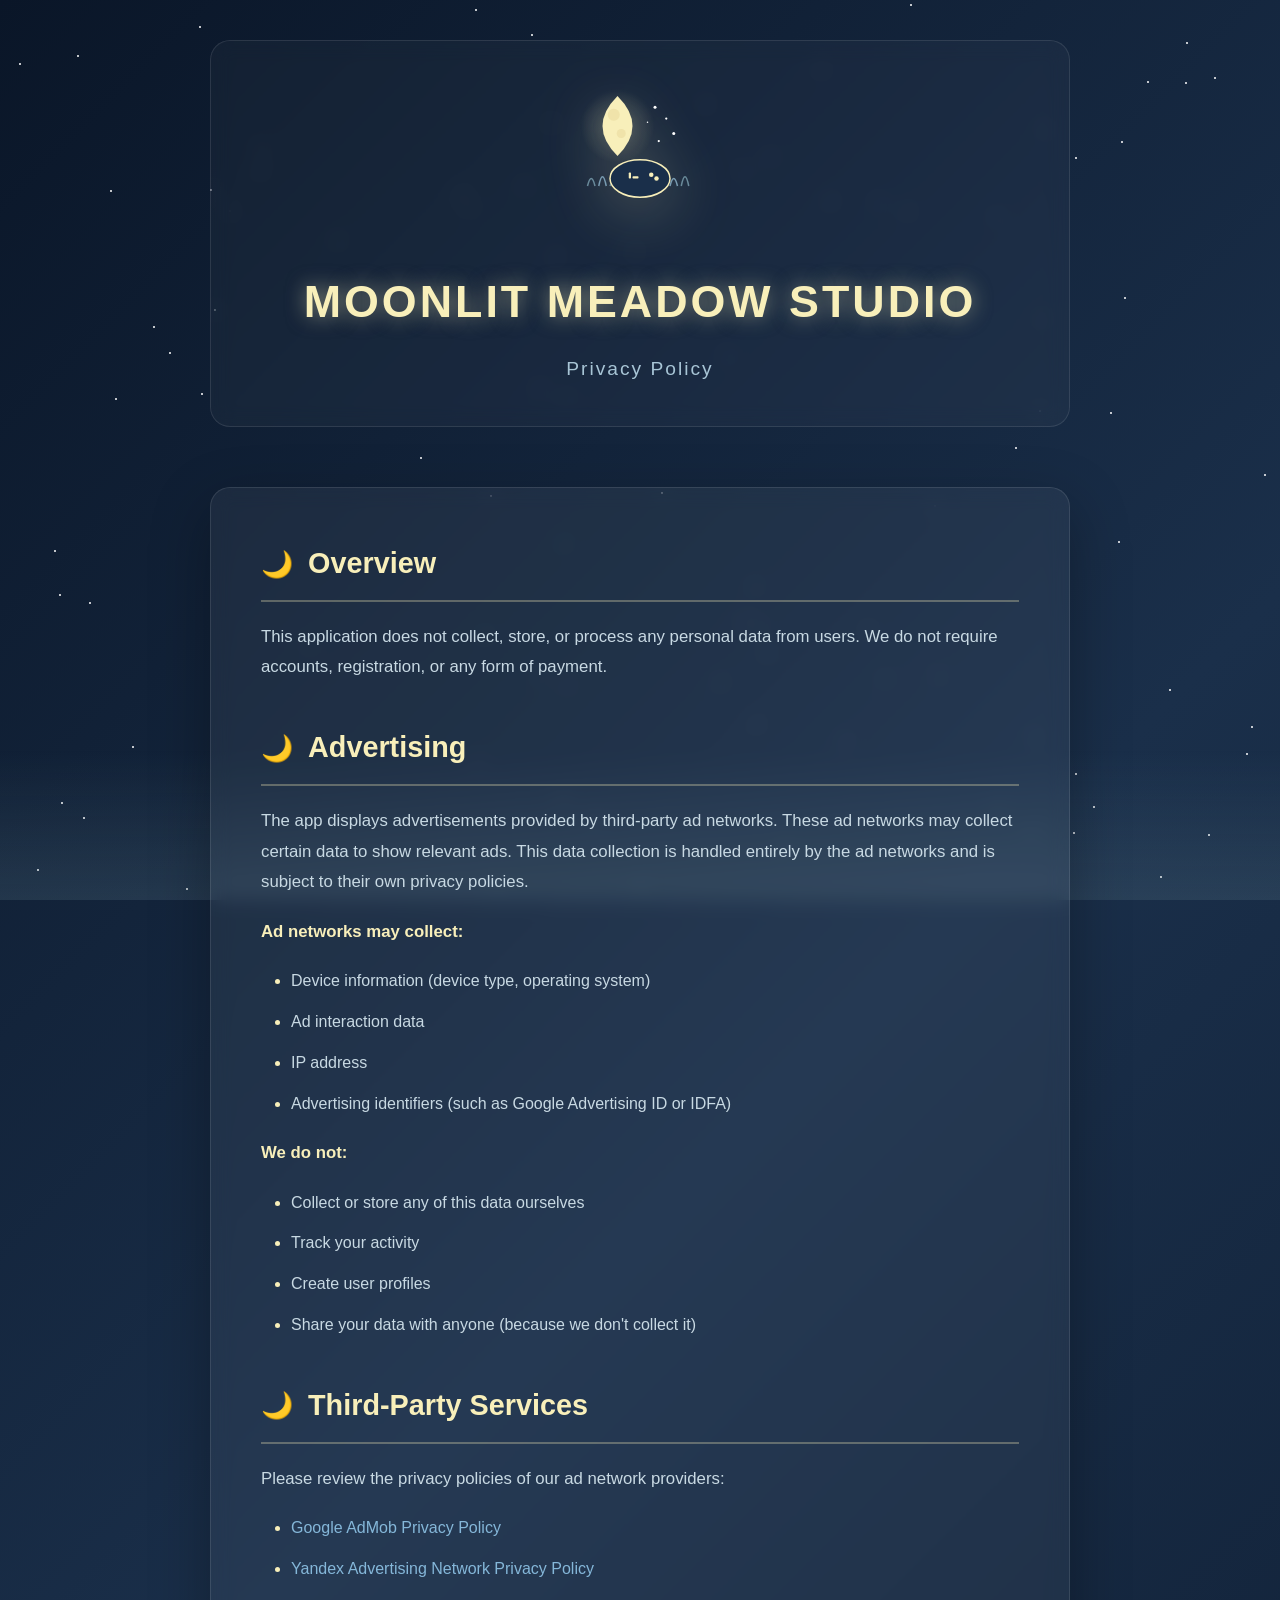
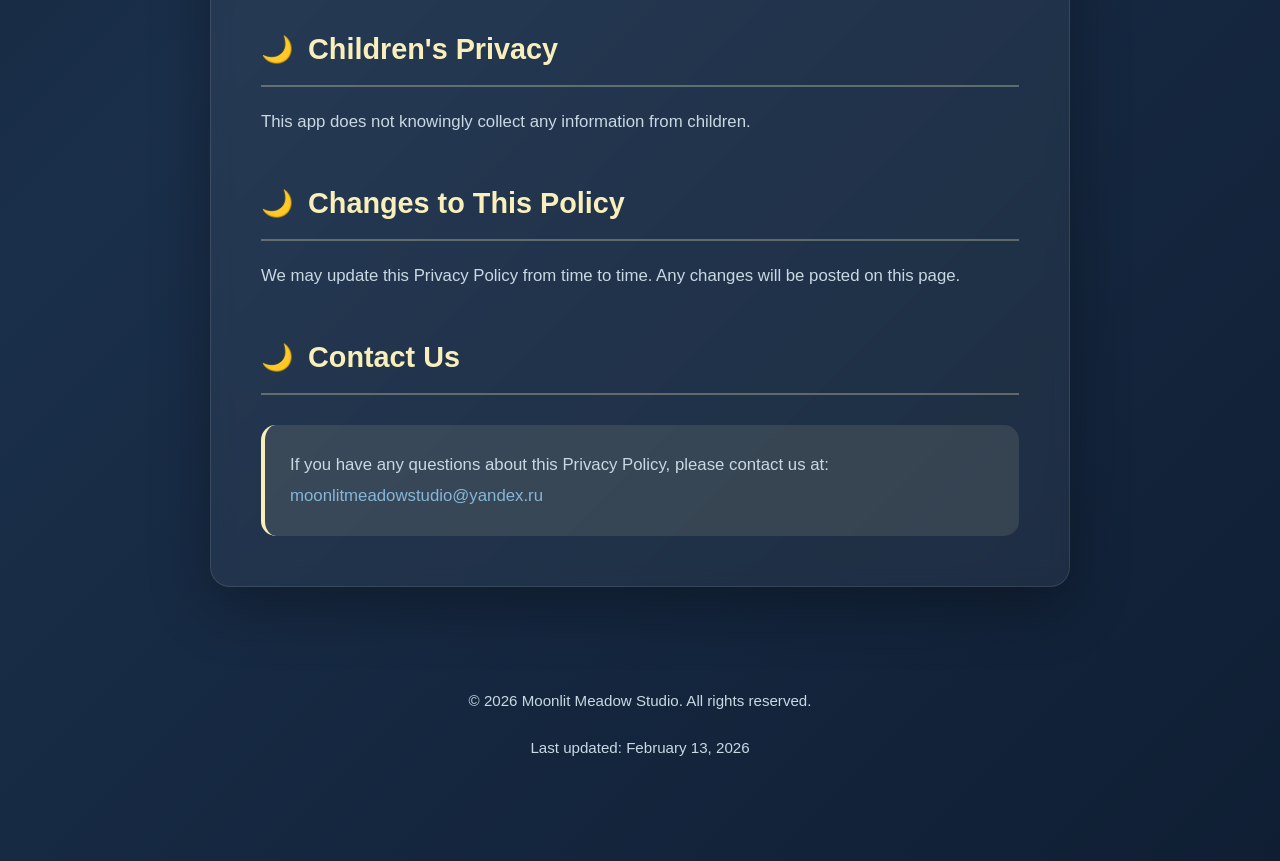
<file: privacy-policy.html>
<!DOCTYPE html>
<html lang="en">
<head>
    <meta charset="UTF-8">
    <meta name="viewport" content="width=device-width, initial-scale=1.0">
    <title>Privacy Policy - Moonlit Meadow Studio</title>
    <style>
        * {
            margin: 0;
            padding: 0;
            box-sizing: border-box;
        }

        body {
            font-family: 'Segoe UI', Tahoma, Geneva, Verdana, sans-serif;
            background: linear-gradient(135deg, #0a1628 0%, #1a2f4a 50%, #0f1e33 100%);
            color: #e8f1f5;
            line-height: 1.8;
            min-height: 100vh;
            position: relative;
            overflow-x: hidden;
        }

        /* Animated stars background */
        .stars {
            position: fixed;
            top: 0;
            left: 0;
            width: 100%;
            height: 100%;
            pointer-events: none;
            z-index: 0;
        }

        .star {
            position: absolute;
            width: 2px;
            height: 2px;
            background: #fff;
            border-radius: 50%;
            animation: twinkle 3s infinite;
        }

        @keyframes twinkle {
            0%, 100% { opacity: 0.3; }
            50% { opacity: 1; }
        }

        .container {
            max-width: 900px;
            margin: 0 auto;
            padding: 40px 20px;
            position: relative;
            z-index: 1;
        }

        header {
            text-align: center;
            margin-bottom: 60px;
            padding: 40px 20px;
            background: rgba(255, 255, 255, 0.03);
            border-radius: 20px;
            backdrop-filter: blur(10px);
            border: 1px solid rgba(255, 255, 255, 0.1);
        }

        .logo {
            width: 150px;
            height: 150px;
            margin: 0 auto 30px;
            display: block;
            filter: drop-shadow(0 10px 30px rgba(248, 239, 186, 0.3));
            animation: float 3s ease-in-out infinite;
        }

        @keyframes float {
            0%, 100% { transform: translateY(0px); }
            50% { transform: translateY(-10px); }
        }

        h1 {
            font-size: 2.8em;
            color: #f8efba;
            margin-bottom: 10px;
            text-transform: uppercase;
            letter-spacing: 3px;
            text-shadow: 0 0 20px rgba(248, 239, 186, 0.5);
        }

        .subtitle {
            font-size: 1.2em;
            color: #a8c5d6;
            font-weight: 300;
            letter-spacing: 2px;
        }

        .content {
            background: rgba(255, 255, 255, 0.05);
            padding: 50px;
            border-radius: 20px;
            backdrop-filter: blur(10px);
            border: 1px solid rgba(255, 255, 255, 0.1);
            box-shadow: 0 20px 60px rgba(0, 0, 0, 0.3);
        }

        h2 {
            font-size: 1.8em;
            color: #f8efba;
            margin-top: 40px;
            margin-bottom: 20px;
            padding-bottom: 10px;
            border-bottom: 2px solid rgba(248, 239, 186, 0.3);
            display: flex;
            align-items: center;
        }

        h2:first-child {
            margin-top: 0;
        }

        h2::before {
            content: "🌙";
            margin-right: 15px;
            font-size: 0.9em;
        }

        p {
            margin-bottom: 20px;
            color: #c8d9e3;
            font-size: 1.05em;
        }

        strong {
            color: #f8efba;
            font-weight: 600;
        }

        ul {
            margin: 20px 0;
            padding-left: 30px;
        }

        li {
            margin-bottom: 12px;
            color: #c8d9e3;
            position: relative;
        }

        li::marker {
            color: #f8efba;
        }

        a {
            color: #85b7d9;
            text-decoration: none;
            transition: all 0.3s ease;
            border-bottom: 1px solid transparent;
        }

        a:hover {
            color: #f8efba;
            border-bottom: 1px solid #f8efba;
        }

        .contact {
            background: rgba(248, 239, 186, 0.1);
            padding: 25px;
            border-radius: 15px;
            margin-top: 30px;
            border-left: 4px solid #f8efba;
        }

        footer {
            text-align: center;
            padding: 40px 20px;
            margin-top: 60px;
            color: #7a9db3;
            font-size: 0.9em;
        }

        .meadow-grass {
            position: fixed;
            bottom: 0;
            left: 0;
            width: 100%;
            height: 150px;
            background: linear-gradient(to top, rgba(106, 139, 155, 0.2) 0%, transparent 100%);
            pointer-events: none;
            z-index: 0;
        }

        @media (max-width: 768px) {
            h1 {
                font-size: 2em;
            }

            .content {
                padding: 30px 25px;
            }

            .logo {
                width: 120px;
                height: 120px;
            }
        }
    </style>
</head>
<body>
    <div class="stars" id="stars"></div>
    <div class="meadow-grass"></div>

    <div class="container">
        <header>
            <svg class="logo" viewBox="0 0 200 200" xmlns="http://www.w3.org/2000/svg">
                <!-- Moon -->
                <defs>
                    <radialGradient id="moonGlow" cx="50%" cy="50%" r="50%">
                        <stop offset="0%" style="stop-color:#f8efba;stop-opacity:0.8" />
                        <stop offset="100%" style="stop-color:#f8efba;stop-opacity:0" />
                    </radialGradient>
                </defs>
                <circle cx="70" cy="60" r="50" fill="url(#moonGlow)" opacity="0.3"/>
                <path d="M 70 20 Q 90 40 90 60 Q 90 80 70 100 Q 50 80 50 60 Q 50 40 70 20" fill="#f8efba"/>
                <circle cx="65" cy="45" r="8" fill="#e8d89a" opacity="0.5"/>
                <circle cx="75" cy="70" r="6" fill="#e8d89a" opacity="0.5"/>
                
                <!-- Stars -->
                <circle cx="120" cy="35" r="2" fill="#fff"/>
                <circle cx="135" cy="50" r="1.5" fill="#fff"/>
                <circle cx="110" cy="55" r="1" fill="#fff"/>
                <circle cx="145" cy="70" r="2" fill="#fff"/>
                <circle cx="125" cy="80" r="1.5" fill="#fff"/>
                
                <!-- Grass -->
                <path d="M 30 140 Q 35 120 40 140" stroke="#6a8b9b" stroke-width="2" fill="none"/>
                <path d="M 45 140 Q 50 115 55 140" stroke="#7a9db3" stroke-width="2" fill="none"/>
                <path d="M 60 140 Q 65 125 70 140" stroke="#6a8b9b" stroke-width="2" fill="none"/>
                <path d="M 140 140 Q 145 120 150 140" stroke="#7a9db3" stroke-width="2" fill="none"/>
                <path d="M 155 140 Q 160 115 165 140" stroke="#6a8b9b" stroke-width="2" fill="none"/>
                
                <!-- Game Controller -->
                <ellipse cx="100" cy="130" rx="40" ry="25" fill="#1a2f4a" stroke="#f8efba" stroke-width="2"/>
                <rect x="85" y="122" width="3" height="8" fill="#f8efba" rx="1"/>
                <rect x="90" y="127" width="8" height="3" fill="#f8efba" rx="1"/>
                <circle cx="115" cy="125" r="3" fill="#f8efba"/>
                <circle cx="122" cy="130" r="3" fill="#f8efba"/>
            </svg>
            
            <h1>Moonlit Meadow Studio</h1>
            <div class="subtitle">Privacy Policy</div>
        </header>

        <div class="content">
            <h2>Overview</h2>
            <p>This application does not collect, store, or process any personal data from users. We do not require accounts, registration, or any form of payment.</p>

            <h2>Advertising</h2>
            <p>The app displays advertisements provided by third-party ad networks. These ad networks may collect certain data to show relevant ads. This data collection is handled entirely by the ad networks and is subject to their own privacy policies.</p>

            <p><strong>Ad networks may collect:</strong></p>
            <ul>
                <li>Device information (device type, operating system)</li>
                <li>Ad interaction data</li>
                <li>IP address</li>
                <li>Advertising identifiers (such as Google Advertising ID or IDFA)</li>
            </ul>

            <p><strong>We do not:</strong></p>
            <ul>
                <li>Collect or store any of this data ourselves</li>
                <li>Track your activity</li>
                <li>Create user profiles</li>
                <li>Share your data with anyone (because we don't collect it)</li>
            </ul>

            <h2>Third-Party Services</h2>
            <p>Please review the privacy policies of our ad network providers:</p>
            <ul>
                <li><a href="https://policies.google.com/privacy" target="_blank">Google AdMob Privacy Policy</a></li>
                <li><a href="https://yandex.com/legal/confidential/" target="_blank">Yandex Advertising Network Privacy Policy</a></li>
            </ul>

            <h2>Children's Privacy</h2>
            <p>This app does not knowingly collect any information from children.</p>

            <h2>Changes to This Policy</h2>
            <p>We may update this Privacy Policy from time to time. Any changes will be posted on this page.</p>

            <h2>Contact Us</h2>
            <div class="contact">
                <p style="margin-bottom: 0;">If you have any questions about this Privacy Policy, please contact us at: <a href="mailto:moonlitmeadowstudio@yandex.ru">moonlitmeadowstudio@yandex.ru</a></p>
            </div>
        </div>

        <footer>
            <p>© 2026 Moonlit Meadow Studio. All rights reserved.</p>
            <p>Last updated: February 13, 2026</p>
        </footer>
    </div>

    <script>
        // Generate random stars
        const starsContainer = document.getElementById('stars');
        for (let i = 0; i < 100; i++) {
            const star = document.createElement('div');
            star.className = 'star';
            star.style.left = Math.random() * 100 + '%';
            star.style.top = Math.random() * 100 + '%';
            star.style.animationDelay = Math.random() * 3 + 's';
            starsContainer.appendChild(star);
        }
    </script>
</body>
</html>
</file>
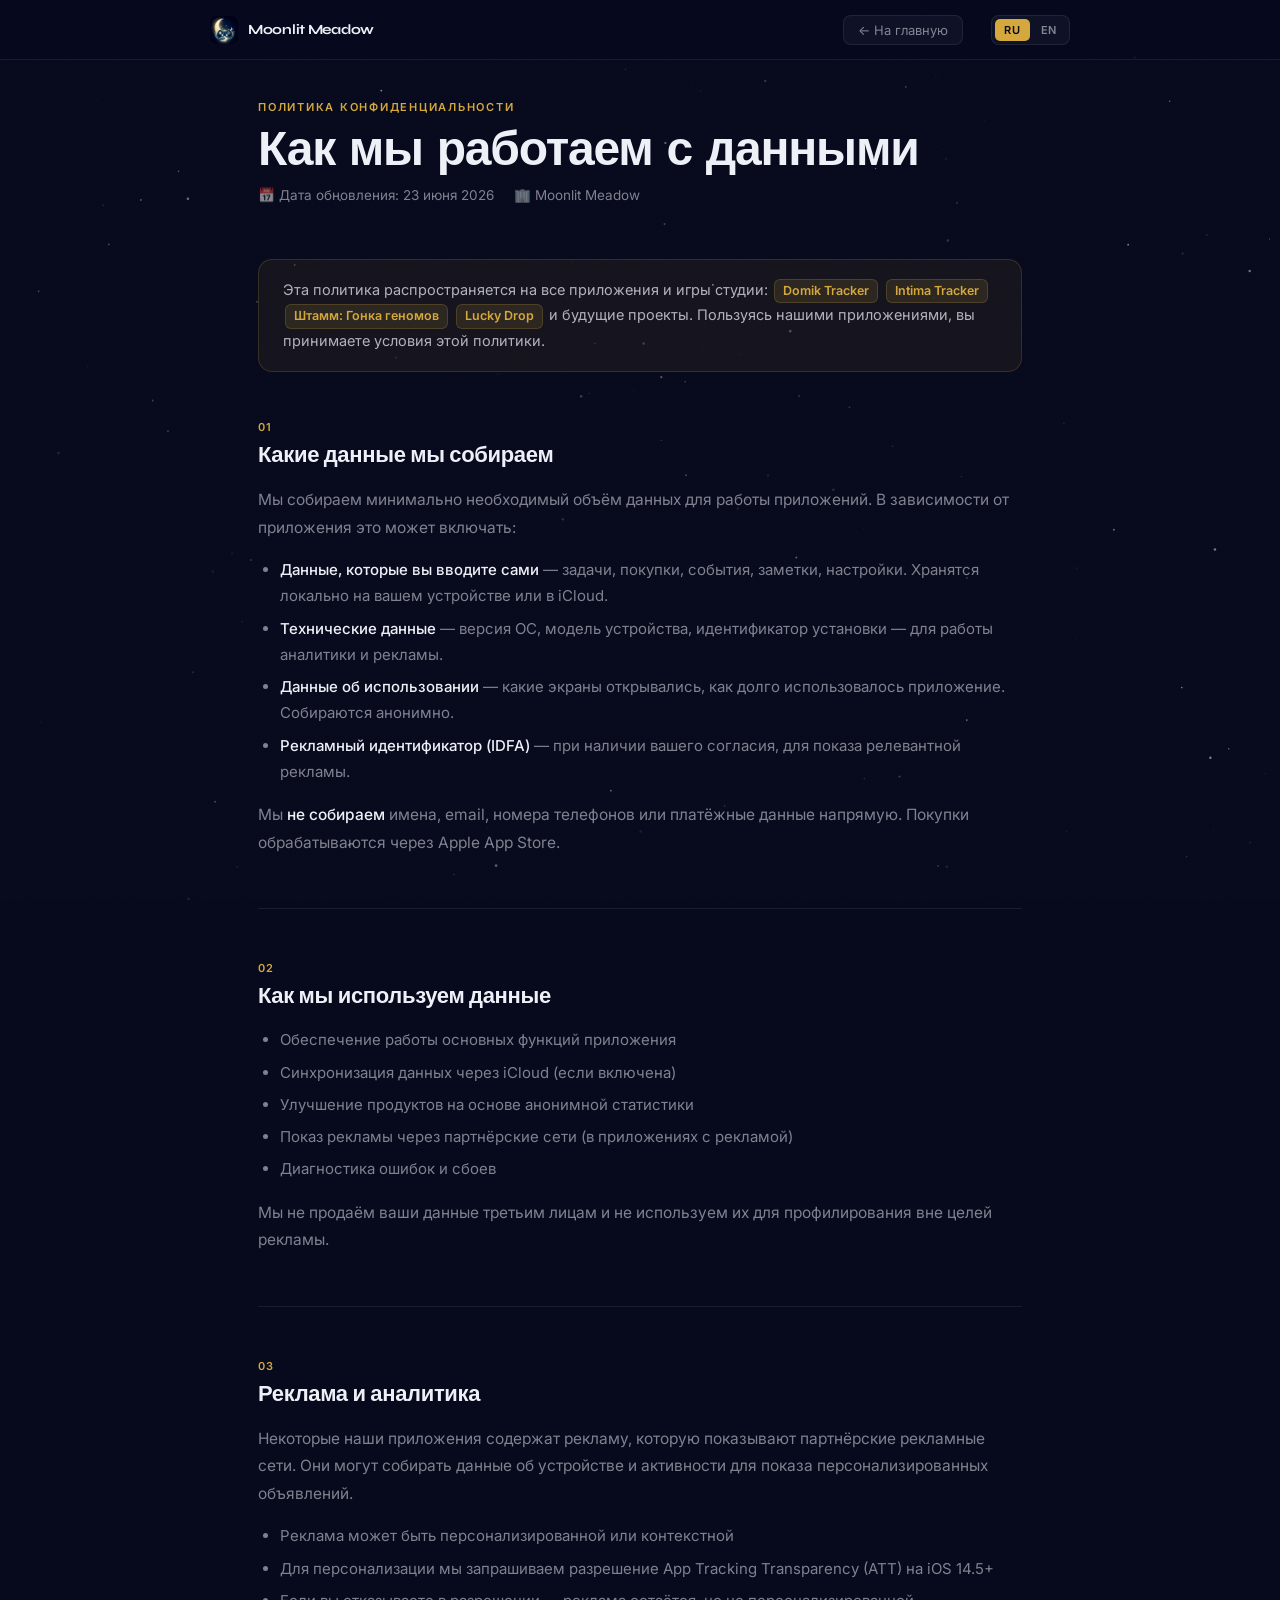
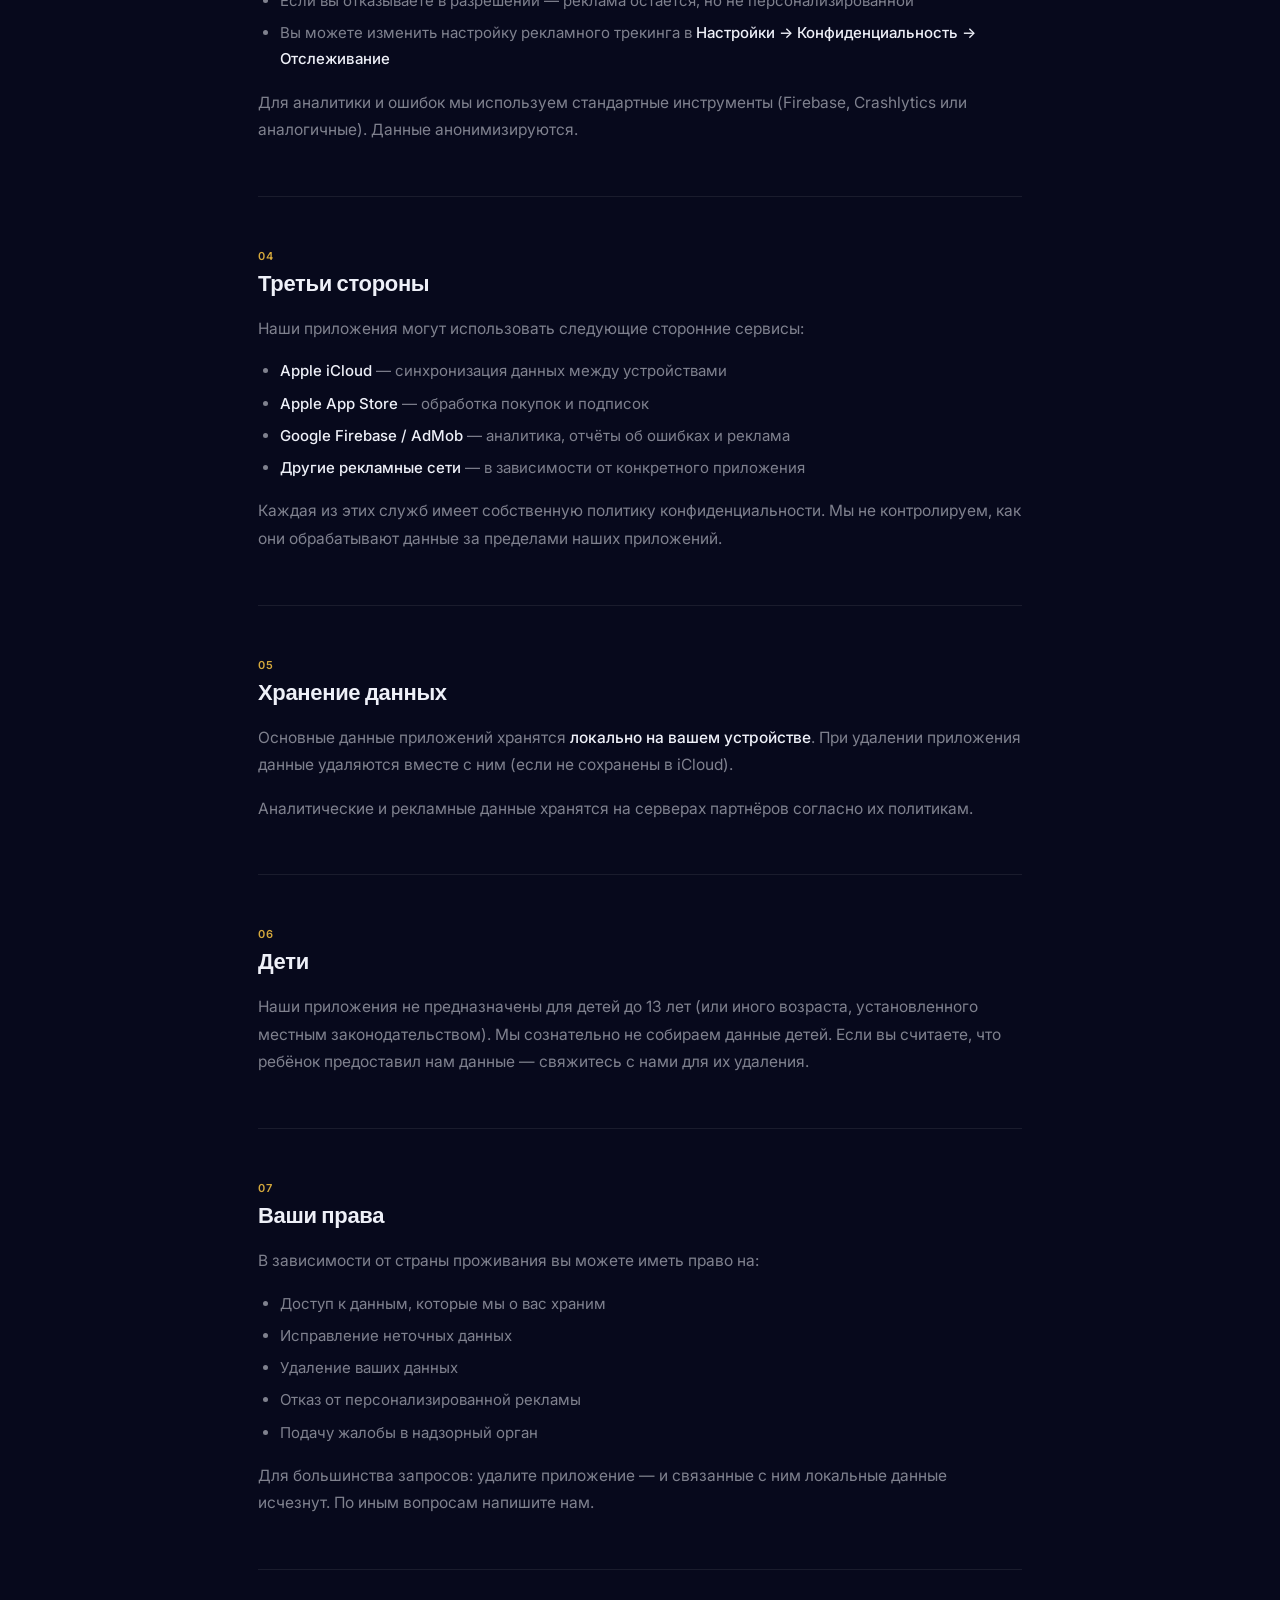
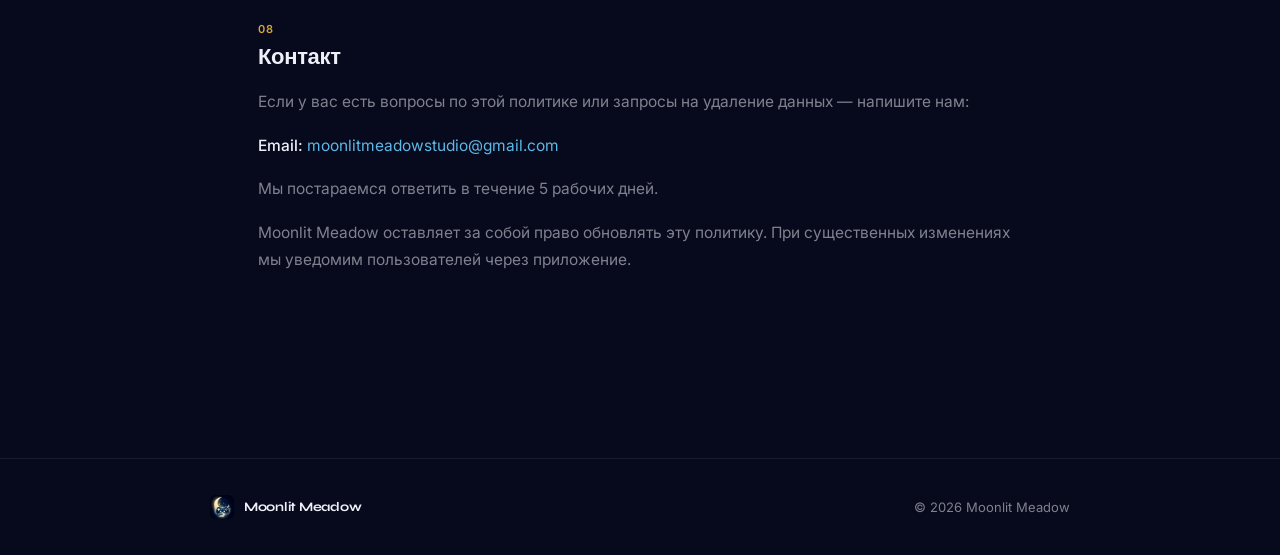
<file: privacy.html>
<!DOCTYPE html>
<html lang="ru">
<head>
  <meta charset="UTF-8">
  <meta name="viewport" content="width=device-width, initial-scale=1.0">
  <title>Политика конфиденциальности — Moonlit Meadow</title>
  <link rel="preconnect" href="https://fonts.googleapis.com">
  <link rel="preconnect" href="https://fonts.gstatic.com" crossorigin>
  <link href="https://fonts.googleapis.com/css2?family=Syne:wght@600;700;800&family=Inter:wght@300;400;500&display=swap" rel="stylesheet">
  <style>
    *, *::before, *::after { box-sizing: border-box; margin: 0; padding: 0; }

    :root {
      --bg: #07091c;
      --surf: rgba(255,255,255,0.04);
      --surf2: rgba(255,255,255,0.07);
      --border: rgba(255,255,255,0.08);
      --text: #eef0f8;
      --muted: rgba(238,240,248,0.52);
      --accent: #d4a83c;
      --teal: #5db8e8;
    }

    html { scroll-behavior: smooth; }

    body {
      font-family: 'Inter', sans-serif;
      background: var(--bg);
      color: var(--text);
      overflow-x: hidden;
      min-height: 100vh;
    }

    /* Stars */
    #stars {
      position: fixed; inset: 0; z-index: 0; pointer-events: none;
    }

    /* Grain */
    body::after {
      content: ''; position: fixed; inset: 0; z-index: 1; pointer-events: none; opacity: .3;
      background-image: url("data:image/svg+xml,%3Csvg xmlns='http://www.w3.org/2000/svg' width='300' height='300'%3E%3Cfilter id='n'%3E%3CfeTurbulence type='fractalNoise' baseFrequency='.85' numOctaves='4' stitchTiles='stitch'/%3E%3C/filter%3E%3Crect width='300' height='300' filter='url(%23n)' opacity='.06'/%3E%3C/svg%3E");
      background-size: 300px 300px;
    }

    .layer { position: relative; z-index: 2; }

    /* NAV */
    nav {
      position: fixed; top: 0; left: 0; right: 0; z-index: 90;
      height: 60px; display: flex; align-items: center; padding: 0 48px;
      background: rgba(7,9,28,.75);
      backdrop-filter: blur(24px) saturate(1.4);
      border-bottom: 1px solid var(--border);
    }
    .nav-inner {
      max-width: 860px; width: 100%; margin: 0 auto;
      display: flex; align-items: center; gap: 16px;
    }
    .nav-logo {
      display: flex; align-items: center; gap: 10px;
      text-decoration: none; color: var(--text);
    }
    .nav-logo img { width: 28px; height: 28px; border-radius: 7px; object-fit: cover; }
    .nav-logo-text { font-family: 'Syne', sans-serif; font-weight: 700; font-size: 14px; letter-spacing: -.02em; }
    .back-btn {
      margin-left: auto;
      display: inline-flex; align-items: center; gap: 6px;
      color: var(--muted); text-decoration: none; font-size: 13px;
      padding: 6px 14px; border-radius: 8px;
      border: 1px solid var(--border); background: var(--surf);
      transition: all .2s;
    }
    .back-btn:hover { color: var(--text); border-color: rgba(255,255,255,.15); }

    /* MAIN */
    main {
      max-width: 860px; margin: 0 auto;
      padding: 100px 48px 80px;
    }

    .page-label {
      font-size: 11px; font-weight: 600; letter-spacing: .16em;
      text-transform: uppercase; color: var(--accent); margin-bottom: 10px;
    }
    .page-title {
      font-family: 'Syne', sans-serif;
      font-size: clamp(28px, 4vw, 48px);
      font-weight: 800; letter-spacing: -.025em; line-height: 1.1;
      margin-bottom: 10px;
    }
    .page-meta {
      font-size: 13.5px; color: var(--muted); margin-bottom: 56px;
      display: flex; gap: 20px; flex-wrap: wrap;
    }
    .page-meta span { display: flex; align-items: center; gap: 6px; }

    /* LANG TOGGLE */
    .lang-toggle {
      display: flex; gap: 2px;
      background: var(--surf); border: 1px solid var(--border);
      border-radius: 8px; padding: 3px; margin-left: auto;
    }
    .lang-btn {
      background: none; border: none; cursor: pointer;
      font-family: 'Inter', sans-serif; font-size: 11px; font-weight: 600;
      letter-spacing: .06em; padding: 4px 9px; border-radius: 5px;
      color: var(--muted); transition: all .2s;
    }
    .lang-btn.on { background: var(--accent); color: #07091c; }

    /* TOC */
    .toc { display: none; }

    /* SECTIONS */
    .policy-section {
      margin-bottom: 52px;
      padding-bottom: 52px;
      border-bottom: 1px solid var(--border);
    }
    .policy-section:last-child { border-bottom: none; }

    .sec-num {
      font-size: 11px; font-weight: 600; letter-spacing: .12em;
      text-transform: uppercase; color: var(--accent); margin-bottom: 8px;
    }
    .sec-heading {
      font-family: 'Syne', sans-serif; font-size: 22px; font-weight: 700;
      letter-spacing: -.015em; margin-bottom: 18px;
    }

    p { font-size: 15.5px; line-height: 1.78; color: var(--muted); margin-bottom: 16px; }
    p:last-child { margin-bottom: 0; }
    p strong { color: var(--text); font-weight: 500; }

    ul, ol { padding-left: 22px; margin-bottom: 16px; }
    li { font-size: 15px; line-height: 1.75; color: var(--muted); margin-bottom: 6px; }
    li strong { color: var(--text); font-weight: 500; }

    .highlight-box {
      background: rgba(212,168,60,.07);
      border: 1px solid rgba(212,168,60,.18);
      border-radius: 14px; padding: 18px 24px; margin-bottom: 48px;
    }
    .highlight-box p { color: rgba(238,240,248,0.72); margin: 0; font-size: 14.5px; line-height: 1.65; }
    .app-tag {
      display: inline-flex; align-items: center;
      background: rgba(212,168,60,.12); border: 1px solid rgba(212,168,60,.2);
      border-radius: 6px; padding: 1px 8px;
      font-size: 12.5px; font-weight: 600; color: var(--accent); margin: 0 2px;
    }

    a.inline { color: var(--teal); text-decoration: none; }
    a.inline:hover { text-decoration: underline; }

    /* FOOTER */
    footer {
      border-top: 1px solid var(--border);
      padding: 36px 48px; position: relative; z-index: 2;
    }
    .foot-inner {
      max-width: 860px; margin: 0 auto;
      display: flex; align-items: center; justify-content: space-between;
      flex-wrap: wrap; gap: 16px;
    }
    .foot-logo {
      display: flex; align-items: center; gap: 10px;
      text-decoration: none; color: var(--text);
    }
    .foot-logo img { width: 24px; height: 24px; border-radius: 6px; object-fit: cover; }
    .foot-logo span { font-family: 'Syne', sans-serif; font-weight: 700; font-size: 13px; letter-spacing: -.02em; }
    .foot-copy { font-size: 13px; color: var(--muted); }

    @media (max-width: 700px) {
      nav { padding: 0 20px; }
      main { padding: 90px 24px 60px; }
      footer { padding: 32px 24px; }
      .foot-inner { flex-direction: column; }
    }

    /* RU/EN visibility */
    [data-lang-block="en"] { display: none; }
    body.lang-en [data-lang-block="ru"] { display: none; }
    body.lang-en [data-lang-block="en"] { display: block; }
  </style>
</head>
<body>

<canvas id="stars"></canvas>

<div class="layer">

  <nav>
    <div class="nav-inner">
      <a href="index.html" class="nav-logo">
        <img src="assets/logo.png" alt="MMS">
        <span class="nav-logo-text">Moonlit Meadow</span>
      </a>
      <a href="index.html" class="back-btn">← На главную</a>
      <div class="lang-toggle" style="margin-left:12px;">
        <button class="lang-btn on" data-lang="ru">RU</button>
        <button class="lang-btn"    data-lang="en">EN</button>
      </div>
    </div>
  </nav>

  <main>

    <!-- RU VERSION -->
    <div data-lang-block="ru">
      <div class="page-label">Политика конфиденциальности</div>
      <h1 class="page-title">Как мы работаем с данными</h1>
      <div class="page-meta">
        <span>📅 Дата обновления: 23 июня 2026</span>
        <span>🏢 Moonlit Meadow</span>
      </div>

      <div class="highlight-box">
        <p>Эта политика распространяется на все приложения и игры студии:
          <span class="app-tag">Domik Tracker</span>
          <span class="app-tag">Intima Tracker</span>
          <span class="app-tag">Штамм: Гонка геномов</span>
          <span class="app-tag">Lucky Drop</span>
          и будущие проекты. Пользуясь нашими приложениями, вы принимаете условия этой политики.
        </p>
      </div>

      <nav class="toc">
        <div class="toc-title">Содержание</div>
        <ol>
          <li><a href="#collect">Какие данные мы собираем</a></li>
          <li><a href="#use">Как мы используем данные</a></li>
          <li><a href="#ads">Реклама и аналитика</a></li>
          <li><a href="#third">Третьи стороны</a></li>
          <li><a href="#store">Хранение данных</a></li>
          <li><a href="#children">Дети</a></li>
          <li><a href="#rights">Ваши права</a></li>
          <li><a href="#contact">Контакт</a></li>
        </ol>
      </nav>

      <div class="policy-section" id="collect">
        <div class="sec-num">01</div>
        <h2 class="sec-heading">Какие данные мы собираем</h2>
        <p>Мы собираем минимально необходимый объём данных для работы приложений. В зависимости от приложения это может включать:</p>
        <ul>
          <li><strong>Данные, которые вы вводите сами</strong> — задачи, покупки, события, заметки, настройки. Хранятся локально на вашем устройстве или в iCloud.</li>
          <li><strong>Технические данные</strong> — версия ОС, модель устройства, идентификатор установки — для работы аналитики и рекламы.</li>
          <li><strong>Данные об использовании</strong> — какие экраны открывались, как долго использовалось приложение. Собираются анонимно.</li>
          <li><strong>Рекламный идентификатор (IDFA)</strong> — при наличии вашего согласия, для показа релевантной рекламы.</li>
        </ul>
        <p>Мы <strong>не собираем</strong> имена, email, номера телефонов или платёжные данные напрямую. Покупки обрабатываются через Apple App Store.</p>
      </div>

      <div class="policy-section" id="use">
        <div class="sec-num">02</div>
        <h2 class="sec-heading">Как мы используем данные</h2>
        <ul>
          <li>Обеспечение работы основных функций приложения</li>
          <li>Синхронизация данных через iCloud (если включена)</li>
          <li>Улучшение продуктов на основе анонимной статистики</li>
          <li>Показ рекламы через партнёрские сети (в приложениях с рекламой)</li>
          <li>Диагностика ошибок и сбоев</li>
        </ul>
        <p>Мы не продаём ваши данные третьим лицам и не используем их для профилирования вне целей рекламы.</p>
      </div>

      <div class="policy-section" id="ads">
        <div class="sec-num">03</div>
        <h2 class="sec-heading">Реклама и аналитика</h2>
        <p>Некоторые наши приложения содержат рекламу, которую показывают партнёрские рекламные сети. Они могут собирать данные об устройстве и активности для показа персонализированных объявлений.</p>
        <ul>
          <li>Реклама может быть персонализированной или контекстной</li>
          <li>Для персонализации мы запрашиваем разрешение App Tracking Transparency (ATT) на iOS 14.5+</li>
          <li>Если вы отказываете в разрешении — реклама остаётся, но не персонализированной</li>
          <li>Вы можете изменить настройку рекламного трекинга в <strong>Настройки → Конфиденциальность → Отслеживание</strong></li>
        </ul>
        <p>Для аналитики и ошибок мы используем стандартные инструменты (Firebase, Crashlytics или аналогичные). Данные анонимизируются.</p>
      </div>

      <div class="policy-section" id="third">
        <div class="sec-num">04</div>
        <h2 class="sec-heading">Третьи стороны</h2>
        <p>Наши приложения могут использовать следующие сторонние сервисы:</p>
        <ul>
          <li><strong>Apple iCloud</strong> — синхронизация данных между устройствами</li>
          <li><strong>Apple App Store</strong> — обработка покупок и подписок</li>
          <li><strong>Google Firebase / AdMob</strong> — аналитика, отчёты об ошибках и реклама</li>
          <li><strong>Другие рекламные сети</strong> — в зависимости от конкретного приложения</li>
        </ul>
        <p>Каждая из этих служб имеет собственную политику конфиденциальности. Мы не контролируем, как они обрабатывают данные за пределами наших приложений.</p>
      </div>

      <div class="policy-section" id="store">
        <div class="sec-num">05</div>
        <h2 class="sec-heading">Хранение данных</h2>
        <p>Основные данные приложений хранятся <strong>локально на вашем устройстве</strong>. При удалении приложения данные удаляются вместе с ним (если не сохранены в iCloud).</p>
        <p>Аналитические и рекламные данные хранятся на серверах партнёров согласно их политикам.</p>
      </div>

      <div class="policy-section" id="children">
        <div class="sec-num">06</div>
        <h2 class="sec-heading">Дети</h2>
        <p>Наши приложения не предназначены для детей до 13 лет (или иного возраста, установленного местным законодательством). Мы сознательно не собираем данные детей. Если вы считаете, что ребёнок предоставил нам данные — свяжитесь с нами для их удаления.</p>
      </div>

      <div class="policy-section" id="rights">
        <div class="sec-num">07</div>
        <h2 class="sec-heading">Ваши права</h2>
        <p>В зависимости от страны проживания вы можете иметь право на:</p>
        <ul>
          <li>Доступ к данным, которые мы о вас храним</li>
          <li>Исправление неточных данных</li>
          <li>Удаление ваших данных</li>
          <li>Отказ от персонализированной рекламы</li>
          <li>Подачу жалобы в надзорный орган</li>
        </ul>
        <p>Для большинства запросов: удалите приложение — и связанные с ним локальные данные исчезнут. По иным вопросам напишите нам.</p>
      </div>

      <div class="policy-section" id="contact">
        <div class="sec-num">08</div>
        <h2 class="sec-heading">Контакт</h2>
        <p>Если у вас есть вопросы по этой политике или запросы на удаление данных — напишите нам:</p>
        <p><strong>Email:</strong> <a href="mailto:moonlitmeadowstudio@gmail.com" class="inline">moonlitmeadowstudio@gmail.com</a></p>
        <p>Мы постараемся ответить в течение 5 рабочих дней.</p>
        <p>Moonlit Meadow оставляет за собой право обновлять эту политику. При существенных изменениях мы уведомим пользователей через приложение.</p>
      </div>
    </div>

    <!-- EN VERSION -->
    <div data-lang-block="en">
      <div class="page-label">Privacy Policy</div>
      <h1 class="page-title">How We Handle Your Data</h1>
      <div class="page-meta">
        <span>📅 Last updated: June 23, 2026</span>
        <span>🏢 Moonlit Meadow</span>
      </div>

      <div class="highlight-box">
        <p>This policy applies to all studio apps and games:
          <span class="app-tag">Domik Tracker</span>
          <span class="app-tag">Intima Tracker</span>
          <span class="app-tag">Strain: Genome Race</span>
          <span class="app-tag">Lucky Drop</span>
          and future projects. By using our apps, you agree to this policy.
        </p>
      </div>

      <nav class="toc">
        <div class="toc-title">Contents</div>
        <ol>
          <li><a href="#collect">Data We Collect</a></li>
          <li><a href="#use">How We Use Data</a></li>
          <li><a href="#ads">Advertising & Analytics</a></li>
          <li><a href="#third">Third Parties</a></li>
          <li><a href="#store">Data Storage</a></li>
          <li><a href="#children">Children</a></li>
          <li><a href="#rights">Your Rights</a></li>
          <li><a href="#contact">Contact</a></li>
        </ol>
      </nav>

      <div class="policy-section">
        <div class="sec-num">01</div>
        <h2 class="sec-heading">Data We Collect</h2>
        <p>We collect the minimum data necessary to operate our apps. Depending on the app, this may include:</p>
        <ul>
          <li><strong>Data you enter yourself</strong> — tasks, shopping lists, events, notes, settings. Stored locally or in iCloud.</li>
          <li><strong>Technical data</strong> — OS version, device model, installation identifier — for analytics and advertising purposes.</li>
          <li><strong>Usage data</strong> — which screens were visited and for how long. Collected anonymously.</li>
          <li><strong>Advertising identifier (IDFA)</strong> — with your consent, for serving relevant ads.</li>
        </ul>
        <p>We do <strong>not</strong> collect names, emails, phone numbers, or payment details directly. Purchases are processed through the Apple App Store.</p>
      </div>

      <div class="policy-section">
        <div class="sec-num">02</div>
        <h2 class="sec-heading">How We Use Data</h2>
        <ul>
          <li>Operating core app features</li>
          <li>iCloud sync across devices (if enabled)</li>
          <li>Improving products using anonymous usage stats</li>
          <li>Serving ads through partner ad networks (in apps with ads)</li>
          <li>Crash reporting and diagnostics</li>
        </ul>
        <p>We do not sell your data to third parties or use it for profiling outside of advertising purposes.</p>
      </div>

      <div class="policy-section">
        <div class="sec-num">03</div>
        <h2 class="sec-heading">Advertising & Analytics</h2>
        <p>Some of our apps contain advertising served by partner networks. They may collect device and activity data to serve personalized ads.</p>
        <ul>
          <li>Ads may be personalized or contextual</li>
          <li>For personalization we request App Tracking Transparency (ATT) permission on iOS 14.5+</li>
          <li>If you decline — ads remain, but will not be personalized</li>
          <li>You can change your tracking preference in <strong>Settings → Privacy → Tracking</strong></li>
        </ul>
        <p>For analytics and crash reporting we use standard tools (Firebase, Crashlytics or similar). Data is anonymized.</p>
      </div>

      <div class="policy-section">
        <div class="sec-num">04</div>
        <h2 class="sec-heading">Third Parties</h2>
        <p>Our apps may use these third-party services:</p>
        <ul>
          <li><strong>Apple iCloud</strong> — data sync across devices</li>
          <li><strong>Apple App Store</strong> — purchase and subscription processing</li>
          <li><strong>Google Firebase / AdMob</strong> — analytics, crash reports, and advertising</li>
          <li><strong>Other ad networks</strong> — depending on the specific app</li>
        </ul>
        <p>Each service has its own privacy policy. We do not control how they process data outside our apps.</p>
      </div>

      <div class="policy-section">
        <div class="sec-num">05</div>
        <h2 class="sec-heading">Data Storage</h2>
        <p>Core app data is stored <strong>locally on your device</strong>. Deleting the app removes the data (unless saved to iCloud).</p>
        <p>Analytics and advertising data are stored on partners' servers per their own policies.</p>
      </div>

      <div class="policy-section">
        <div class="sec-num">06</div>
        <h2 class="sec-heading">Children</h2>
        <p>Our apps are not intended for children under 13 (or the applicable age in your jurisdiction). We do not knowingly collect children's data. If you believe a child has provided us with data — please contact us for deletion.</p>
      </div>

      <div class="policy-section">
        <div class="sec-num">07</div>
        <h2 class="sec-heading">Your Rights</h2>
        <p>Depending on your country, you may have the right to:</p>
        <ul>
          <li>Access the data we hold about you</li>
          <li>Correct inaccurate data</li>
          <li>Delete your data</li>
          <li>Opt out of personalized advertising</li>
          <li>Lodge a complaint with a supervisory authority</li>
        </ul>
        <p>For most requests: deleting the app removes local data. For other inquiries, please write to us.</p>
      </div>

      <div class="policy-section">
        <div class="sec-num">08</div>
        <h2 class="sec-heading">Contact</h2>
        <p>If you have questions about this policy or data deletion requests, contact us:</p>
        <p><strong>Email:</strong> <a href="mailto:moonlitmeadowstudio@gmail.com" class="inline">moonlitmeadowstudio@gmail.com</a></p>
        <p>We aim to respond within 5 business days.</p>
        <p>Moonlit Meadow reserves the right to update this policy. We will notify users of significant changes through the app.</p>
      </div>
    </div>

  </main>

  <footer>
    <div class="foot-inner">
      <a href="index.html" class="foot-logo">
        <img src="assets/logo.png" alt="MMS">
        <span>Moonlit Meadow</span>
      </a>
      <div class="foot-copy">© 2026 Moonlit Meadow</div>
    </div>
  </footer>

</div>

<script>
/* STARS */
(function(){
  const c = document.getElementById('stars');
  const ctx = c.getContext('2d');
  let W, H, stars;
  function resize(){ W = c.width = window.innerWidth; H = c.height = window.innerHeight; }
  function init(){
    stars = Array.from({length:160}, ()=>({
      x: Math.random()*W, y: Math.random()*H,
      r: Math.random()*1.2+.15,
      a: Math.random()*.6+.1,
      ph: Math.random()*Math.PI*2,
      sp: Math.random()*.7+.2,
      warm: Math.random()>.75
    }));
  }
  let t0;
  function frame(t){
    if(!t0) t0=t;
    const s=(t-t0)/1000;
    ctx.clearRect(0,0,W,H);
    for(const st of stars){
      const a=st.a*(0.55+0.45*Math.sin(s*st.sp+st.ph));
      ctx.beginPath(); ctx.arc(st.x,st.y,st.r,0,Math.PI*2);
      ctx.fillStyle = st.warm?`rgba(240,220,150,${a*0.65})`:`rgba(200,215,255,${a})`;
      ctx.fill();
    }
    requestAnimationFrame(frame);
  }
  resize(); init(); requestAnimationFrame(frame);
  window.addEventListener('resize',()=>{ resize(); init(); });
})();

/* LANG TOGGLE */
(function(){
  const btns = document.querySelectorAll('.lang-btn');
  const backBtn = document.querySelector('.back-btn');
  function setLang(l){
    document.body.classList.toggle('lang-en', l==='en');
    btns.forEach(b=>b.classList.toggle('on', b.dataset.lang===l));
    backBtn.textContent = l==='en' ? '← Back' : '← На главную';
  }
  btns.forEach(b=>b.addEventListener('click',()=>setLang(b.dataset.lang)));
})();
</script>
</body>
</html>
</file>
<file: styles.css>
:root {
  --bg: #f5faec;
  --bg-2: #eef7dc;
  --surface: #ffffff;
  --surface-soft: rgba(255, 255, 255, 0.72);
  --text: #1f2b1e;
  --muted: #65715f;
  --green: #5b9d33;
  --green-dark: #34751f;
  --green-soft: #dcefcf;
  --peach: #ffd9c4;
  --pink: #ee7aa0;
  --line: rgba(65, 94, 43, 0.16);
  --shadow: 0 24px 70px rgba(50, 91, 25, 0.16);
  --radius: 28px;
  --max: 1160px;
  --page-base: #fbfff4;
}

* {
  box-sizing: border-box;
}

html {
  scroll-behavior: smooth;
  background: var(--page-base);
}

html.theme-domik {
  background: #fbfff4;
  color-scheme: light;
}

html.theme-intima {
  background: #09050a;
  color-scheme: dark;
}

body {
  position: relative;
  isolation: isolate;
  margin: 0;
  min-height: 100vh;
  font-family: -apple-system, BlinkMacSystemFont, "Segoe UI", sans-serif;
  color: var(--text);
  background: #fbfff4;
  line-height: 1.55;
  opacity: 1;
  transition: color 420ms ease, opacity 180ms ease;
}

body.theme-intima,
html.theme-intima body {
  --bg: #09050a;
  --bg-2: #1c0810;
  --surface: #151016;
  --surface-soft: rgba(22, 17, 24, 0.82);
  --text: #fff7fb;
  --muted: #d4bdc7;
  --green: #ff3f7d;
  --green-dark: #ff5b92;
  --green-soft: rgba(255, 64, 124, 0.18);
  --line: rgba(255, 78, 132, 0.25);
  --shadow: 0 30px 90px rgba(255, 44, 104, 0.16);
  --page-base: #09050a;
}

body::before,
body::after {
  content: "";
  position: fixed;
  inset: 0;
  z-index: -1;
  pointer-events: none;
  transition: opacity 520ms ease;
}

body::before {
  background:
    radial-gradient(circle at 8% 8%, rgba(255, 217, 196, 0.68), transparent 28%),
    radial-gradient(circle at 84% 12%, rgba(220, 239, 207, 0.95), transparent 34%),
    linear-gradient(180deg, #fbfff4 0%, #f5faec 48%, #fbfff6 100%);
  opacity: 1;
}

body::after {
  background:
    radial-gradient(circle at 18% 0%, rgba(129, 24, 48, 0.86), transparent 31%),
    radial-gradient(circle at 88% 8%, rgba(255, 55, 111, 0.22), transparent 30%),
    linear-gradient(180deg, #17050c 0%, #09050a 46%, #040205 100%);
  opacity: 0;
}

body.theme-intima::before,
html.theme-intima body::before {
  opacity: 0;
}

body.theme-intima::after,
html.theme-intima body::after {
  opacity: 1;
}

img {
  display: block;
  max-width: 100%;
}

a {
  color: inherit;
}

.site-header {
  position: sticky;
  top: 0;
  z-index: 30;
  backdrop-filter: blur(18px);
  background: rgba(248, 252, 239, 0.84);
  border-bottom: 1px solid var(--line);
  transition: background-color 420ms ease, border-color 420ms ease;
}

.theme-intima .site-header {
  background: rgba(12, 6, 10, 0.78);
}

.nav {
  width: min(100% - 32px, var(--max));
  margin: 0 auto;
  min-height: 76px;
  display: flex;
  align-items: center;
  justify-content: space-between;
  gap: 22px;
}

.brand {
  display: inline-flex;
  align-items: center;
  gap: 12px;
  color: var(--text);
  text-decoration: none;
  font-weight: 850;
}

.brand img {
  width: 44px;
  height: 44px;
  border-radius: 12px;
  object-fit: cover;
  box-shadow: 0 8px 18px rgba(70, 117, 35, 0.22);
  transition: box-shadow 420ms ease;
}

.theme-intima .brand img {
  box-shadow: 0 8px 22px rgba(255, 52, 118, 0.32);
}

.brand span {
  font-size: 18px;
}

.nav-actions {
  display: flex;
  align-items: center;
  gap: 12px;
}

.nav-links {
  display: flex;
  align-items: center;
  gap: 6px;
}

.nav-links a,
.lang-switch button {
  border: 0;
  text-decoration: none;
  color: var(--muted);
  font: inherit;
  font-weight: 760;
  padding: 10px 14px;
  border-radius: 999px;
  background: transparent;
  cursor: pointer;
  transition: color 220ms ease, background 220ms ease, box-shadow 220ms ease;
}

.nav-links a:hover,
.nav-links a.active,
.lang-switch button.active {
  color: var(--green-dark);
  background: var(--green-soft);
}

.lang-switch {
  display: flex;
  padding: 4px;
  border-radius: 999px;
  background: rgba(255, 255, 255, 0.74);
  border: 1px solid var(--line);
  transition: background-color 420ms ease, border-color 420ms ease, box-shadow 420ms ease;
}

.lang-switch button {
  min-width: 42px;
  padding: 8px 10px;
}

.theme-intima .lang-switch {
  background: rgba(255, 255, 255, 0.09);
  border-color: rgba(255, 91, 146, 0.34);
  box-shadow: inset 0 1px 0 rgba(255, 255, 255, 0.1);
}

.theme-intima .lang-switch button {
  color: #f3d5df;
}

.theme-intima .lang-switch button:hover,
.theme-intima .lang-switch button.active {
  color: #fff;
  background: linear-gradient(135deg, #ff3476, #ff5b92);
  box-shadow: 0 10px 24px rgba(255, 52, 118, 0.28);
}

.page {
  width: min(100% - 32px, var(--max));
  margin: 0 auto;
}

.hero {
  max-width: 780px;
  padding: 76px 0 58px;
}

.eyebrow {
  margin: 0 0 14px;
  color: var(--green-dark);
  font-weight: 850;
  letter-spacing: 0.04em;
  text-transform: uppercase;
  font-size: 13px;
}

h1,
h2,
h3,
p {
  margin-top: 0;
}

h1 {
  margin-bottom: 22px;
  font-size: clamp(38px, 6vw, 62px);
  line-height: 1;
  letter-spacing: 0;
}

.hero p,
.page-title p {
  max-width: 620px;
  color: var(--muted);
  font-size: 20px;
}

.actions {
  display: flex;
  flex-wrap: wrap;
  gap: 14px;
  margin-top: 34px;
}

.button {
  display: inline-flex;
  align-items: center;
  justify-content: center;
  min-height: 50px;
  padding: 0 20px;
  border-radius: 999px;
  color: var(--green-dark);
  text-decoration: none;
  font-weight: 850;
  border: 1px solid var(--line);
  background: rgba(255, 255, 255, 0.78);
  transition: color 220ms ease, background 220ms ease, border-color 220ms ease, box-shadow 220ms ease, transform 220ms ease;
}

.button.primary {
  color: #fff;
  background: var(--green);
  border-color: transparent;
  box-shadow: 0 14px 30px rgba(65, 130, 31, 0.25);
}

.app-store-badge {
  display: inline-flex;
  align-items: center;
  width: 226px;
  max-width: 100%;
  text-decoration: none;
  border-radius: 15px;
  box-shadow: 0 18px 36px rgba(0, 0, 0, 0.18);
  overflow: hidden;
  transition: transform 220ms ease, box-shadow 220ms ease, border-color 220ms ease;
}

.app-store-badge:hover,
.app-store-badge:focus-visible {
  transform: translateY(-2px);
  box-shadow: 0 22px 44px rgba(0, 0, 0, 0.24);
}

.app-store-badge img {
  width: 100%;
  height: auto;
  display: block;
}

.app-card .app-store-badge img,
.app-hero .app-store-badge img {
  width: 100%;
  height: auto;
  border-radius: 0;
  object-fit: contain;
  box-shadow: none;
}

.app-store-badge-small {
  width: 152px;
  border-radius: 10px;
}

.app-card-actions {
  display: flex;
  flex-direction: column;
  align-items: flex-end;
  gap: 12px;
  justify-self: end;
}

.theme-intima .button.primary,
.intima-card .button.primary {
  background: linear-gradient(135deg, #ff3476, #ff5b6b);
  box-shadow: 0 16px 38px rgba(255, 52, 118, 0.28);
}

.developer-card,
.app-card,
.panel,
.contact-card,
.policy-shell,
.screenshot-frame {
  background: var(--surface-soft);
  border: 1px solid rgba(255, 255, 255, 0.9);
  box-shadow: var(--shadow);
  transition: color 420ms ease, background 420ms ease, border-color 420ms ease, box-shadow 420ms ease, transform 220ms ease;
}

.theme-intima .developer-card,
.theme-intima .app-card,
.theme-intima .panel,
.theme-intima .contact-card,
.theme-intima .app-hero-card,
.theme-intima .screenshot-frame {
  border-color: rgba(255, 79, 137, 0.24);
}

.developer-card {
  border-radius: 36px;
  padding: 28px;
}

.developer-card h2 {
  font-size: 34px;
  line-height: 1.08;
  margin-bottom: 10px;
}

.developer-card p {
  color: var(--muted);
}

.developer-row {
  display: grid;
  grid-template-columns: 96px 1fr;
  gap: 20px;
  align-items: center;
  margin-bottom: 24px;
}

.developer-avatar {
  width: 96px;
  height: 96px;
  display: grid;
  place-items: center;
  border-radius: 26px;
  color: #fff;
  background: linear-gradient(135deg, var(--green), var(--green-dark));
  font-size: 36px;
  font-weight: 900;
}

.mini-stats {
  display: grid;
  grid-template-columns: repeat(auto-fit, minmax(160px, 1fr));
  gap: 10px;
}

.mini-stat {
  min-height: 88px;
  padding: 14px;
  border-radius: 20px;
  background: var(--surface);
  border: 1px solid var(--line);
}

.mini-stat strong {
  display: block;
  font-size: 28px;
  line-height: 1;
}

.mini-stat span {
  display: block;
  margin-top: 8px;
  color: var(--muted);
  font-size: 13px;
  font-weight: 760;
}

.section {
  padding: 54px 0;
}

.section-head {
  display: flex;
  align-items: end;
  justify-content: space-between;
  gap: 24px;
  margin-bottom: 24px;
}

.section-head h2 {
  margin-bottom: 0;
  font-size: clamp(30px, 4vw, 48px);
  line-height: 1.05;
}

.section-head p {
  max-width: 520px;
  color: var(--muted);
  margin-bottom: 0;
}

.apps-grid {
  display: grid;
  grid-template-columns: minmax(0, 1fr);
  gap: 18px;
}

.app-card {
  display: grid;
  grid-template-columns: 124px minmax(0, 1fr) auto;
  gap: 24px;
  align-items: center;
  border-radius: 32px;
  padding: 24px;
  cursor: pointer;
  outline: 0;
}

.app-card:hover,
.app-card:focus-visible,
.app-card.is-selected {
  border-color: rgba(91, 157, 51, 0.48);
  box-shadow: 0 30px 82px rgba(65, 130, 31, 0.22);
  transform: translateY(-2px);
}

.theme-intima .app-card:hover,
.theme-intima .app-card:focus-visible,
.theme-intima .app-card.is-selected {
  border-color: rgba(255, 91, 146, 0.55);
  box-shadow: 0 34px 88px rgba(255, 44, 104, 0.22);
}

.app-card img {
  width: 124px;
  height: 124px;
  border-radius: 28px;
  object-fit: cover;
  box-shadow: 0 16px 36px rgba(65, 130, 31, 0.2);
}

.app-card.intima-card {
  color: #fff7fb;
  background:
    radial-gradient(circle at 86% 0%, rgba(255, 55, 111, 0.26), transparent 34%),
    linear-gradient(135deg, rgba(24, 12, 20, 0.96), rgba(54, 12, 28, 0.9));
  border-color: rgba(255, 78, 132, 0.28);
  box-shadow: 0 26px 72px rgba(255, 44, 104, 0.2);
}

.app-card.intima-card img {
  box-shadow: 0 18px 42px rgba(255, 52, 118, 0.34);
}

.app-card.intima-card p {
  color: #dcc0cb;
}

.app-card.intima-card .eyebrow,
.theme-intima .eyebrow {
  color: #ff5b92;
}

.app-card.intima-card .tag {
  color: #ffd9e5;
  background: rgba(255, 64, 124, 0.18);
}

.app-card h3 {
  margin-bottom: 8px;
  font-size: 34px;
  line-height: 1.05;
}

.app-card p {
  color: var(--muted);
  margin-bottom: 14px;
}

.tag-row {
  display: flex;
  flex-wrap: wrap;
  gap: 8px;
}

.tag {
  display: inline-flex;
  align-items: center;
  min-height: 28px;
  padding: 0 11px;
  border-radius: 999px;
  color: var(--green-dark);
  background: var(--green-soft);
  font-size: 13px;
  font-weight: 800;
}

.soon-card {
  border-radius: 32px;
  padding: 28px;
  border: 1px dashed rgba(65, 94, 43, 0.34);
  background: rgba(255, 255, 255, 0.48);
  transition: background 420ms ease, border-color 420ms ease;
}

.theme-intima .soon-card {
  border-color: rgba(255, 91, 146, 0.34);
  background: rgba(22, 17, 24, 0.52);
}

.soon-card h3 {
  font-size: 26px;
  margin-bottom: 8px;
}

.soon-card p {
  color: var(--muted);
  margin-bottom: 0;
}

.page-title {
  max-width: 800px;
  padding: 64px 0 28px;
}

.page-title h1 {
  font-size: clamp(40px, 6vw, 68px);
}

.app-hero {
  display: grid;
  grid-template-columns: minmax(0, 0.92fr) minmax(300px, 0.72fr);
  gap: 36px;
  align-items: center;
  padding: 58px 0 40px;
}

.app-hero-card {
  border-radius: 34px;
  padding: 28px;
  background: rgba(255, 255, 255, 0.72);
  box-shadow: var(--shadow);
}

.theme-intima .app-hero-card {
  background:
    radial-gradient(circle at 88% 12%, rgba(255, 64, 124, 0.22), transparent 38%),
    rgba(22, 17, 24, 0.82);
}

.app-hero-card img {
  width: 112px;
  height: 112px;
  border-radius: 26px;
  object-fit: cover;
  margin-bottom: 20px;
}

.app-hero-card p {
  color: var(--muted);
}

.feature-grid {
  display: grid;
  grid-template-columns: repeat(4, 1fr);
  gap: 16px;
}

.panel {
  border-radius: var(--radius);
  padding: 28px;
}

.panel h3 {
  font-size: 22px;
  line-height: 1.15;
  margin-bottom: 10px;
}

.panel p,
.panel li {
  color: var(--muted);
}

.panel p:last-child {
  margin-bottom: 0;
}

.screens-strip {
  display: flex;
  gap: 18px;
  overflow-x: auto;
  padding: 10px 0 24px;
  scroll-snap-type: x mandatory;
}

.screenshot-frame {
  flex: 0 0 clamp(220px, 25vw, 292px);
  border-radius: 36px;
  padding: 12px;
  scroll-snap-align: start;
  transition: color 420ms ease, background 420ms ease, border-color 420ms ease, box-shadow 420ms ease, transform 220ms ease;
}

.screenshot-frame img {
  width: 100%;
  border-radius: 26px;
  object-fit: cover;
  aspect-ratio: 9 / 19.5;
}

.theme-intima .screenshot-frame {
  background: rgba(22, 17, 24, 0.78);
}

.intima-preview-frame {
  background:
    radial-gradient(circle at 70% 0%, rgba(255, 64, 124, 0.24), transparent 38%),
    rgba(22, 17, 24, 0.82);
  border-color: rgba(255, 79, 137, 0.24);
}

.gallery-grid {
  display: grid;
  grid-template-columns: repeat(3, minmax(0, 1fr));
  gap: 22px;
}

.gallery-grid .screenshot-frame {
  width: min(100%, 312px);
  justify-self: center;
}

.contact-grid {
  display: grid;
  grid-template-columns: repeat(auto-fit, minmax(260px, 1fr));
  gap: 16px;
}

.contact-card {
  border-radius: var(--radius);
  padding: 26px;
}

.contact-card h2 {
  font-size: 24px;
  margin-bottom: 10px;
}

.contact-card p {
  color: var(--muted);
  margin-bottom: 18px;
}

.policy-shell {
  border-radius: 30px;
  padding: clamp(22px, 4vw, 44px);
  margin: 18px 0 70px;
}

.policy-content {
  max-width: 820px;
  margin: 0 auto;
  color: #1c1c1e;
}

.theme-intima .policy-shell {
  border-color: rgba(255, 79, 137, 0.24);
}

.theme-intima .policy-content {
  color: var(--text);
}

.policy-content h1 {
  font-size: 30px;
  line-height: 1.18;
  margin: 0 0 14px;
}

.policy-content h2 {
  font-size: 21px;
  margin-top: 32px;
  margin-bottom: 10px;
}

.policy-content p,
.policy-content li {
  font-size: 16px;
  color: #3a3a3c;
}

.theme-intima .policy-content p,
.theme-intima .policy-content li {
  color: var(--muted);
}

.policy-content a {
  color: #34a853;
}

.theme-intima .policy-content a {
  color: #ff6f9f;
}

[data-lang-panel] {
  display: none;
}

[data-lang-panel].active {
  display: block;
}

.screens-strip[data-lang-panel].active {
  display: flex;
}

.gallery-grid[data-lang-panel].active {
  display: grid;
}

.site-footer {
  border-top: 1px solid var(--line);
  background: rgba(255, 255, 255, 0.46);
}

.theme-intima .site-footer {
  background: rgba(8, 4, 8, 0.72);
}

.footer-inner {
  width: min(100% - 32px, var(--max));
  margin: 0 auto;
  padding: 30px 0;
  display: flex;
  justify-content: space-between;
  gap: 20px;
  color: var(--muted);
}

.footer-inner a {
  color: var(--green-dark);
  font-weight: 800;
  text-decoration: none;
}

@media (max-width: 980px) {
  .hero,
  .app-hero {
    grid-template-columns: 1fr;
  }

  .feature-grid,
  .gallery-grid {
    grid-template-columns: repeat(2, 1fr);
  }

  .contact-grid {
    grid-template-columns: 1fr;
  }
}

@media (max-width: 760px) {
  .nav {
    min-height: auto;
    padding: 14px 0;
    align-items: flex-start;
    flex-direction: column;
  }

  .nav-actions {
    width: 100%;
    align-items: flex-start;
    flex-direction: column;
  }

  .nav-links {
    width: 100%;
    overflow-x: auto;
    padding-bottom: 3px;
  }

  .nav-links a {
    white-space: nowrap;
  }

  .hero {
    padding-top: 44px;
    gap: 28px;
  }

  .hero p,
  .page-title p {
    font-size: 18px;
  }

  .section-head {
    align-items: start;
    flex-direction: column;
  }

  .app-card {
    grid-template-columns: 82px 1fr;
  }

  .app-card img {
    width: 82px;
    height: 82px;
    border-radius: 20px;
  }

  .app-card .button {
    grid-column: 1 / -1;
  }

  .app-card-actions {
    grid-column: 1 / -1;
    width: 100%;
    align-items: flex-start;
    justify-self: stretch;
  }

  .feature-grid,
  .gallery-grid {
    grid-template-columns: 1fr;
  }

  .mini-stats {
    grid-template-columns: 1fr;
  }

  .footer-inner {
    flex-direction: column;
  }
}
</file>
